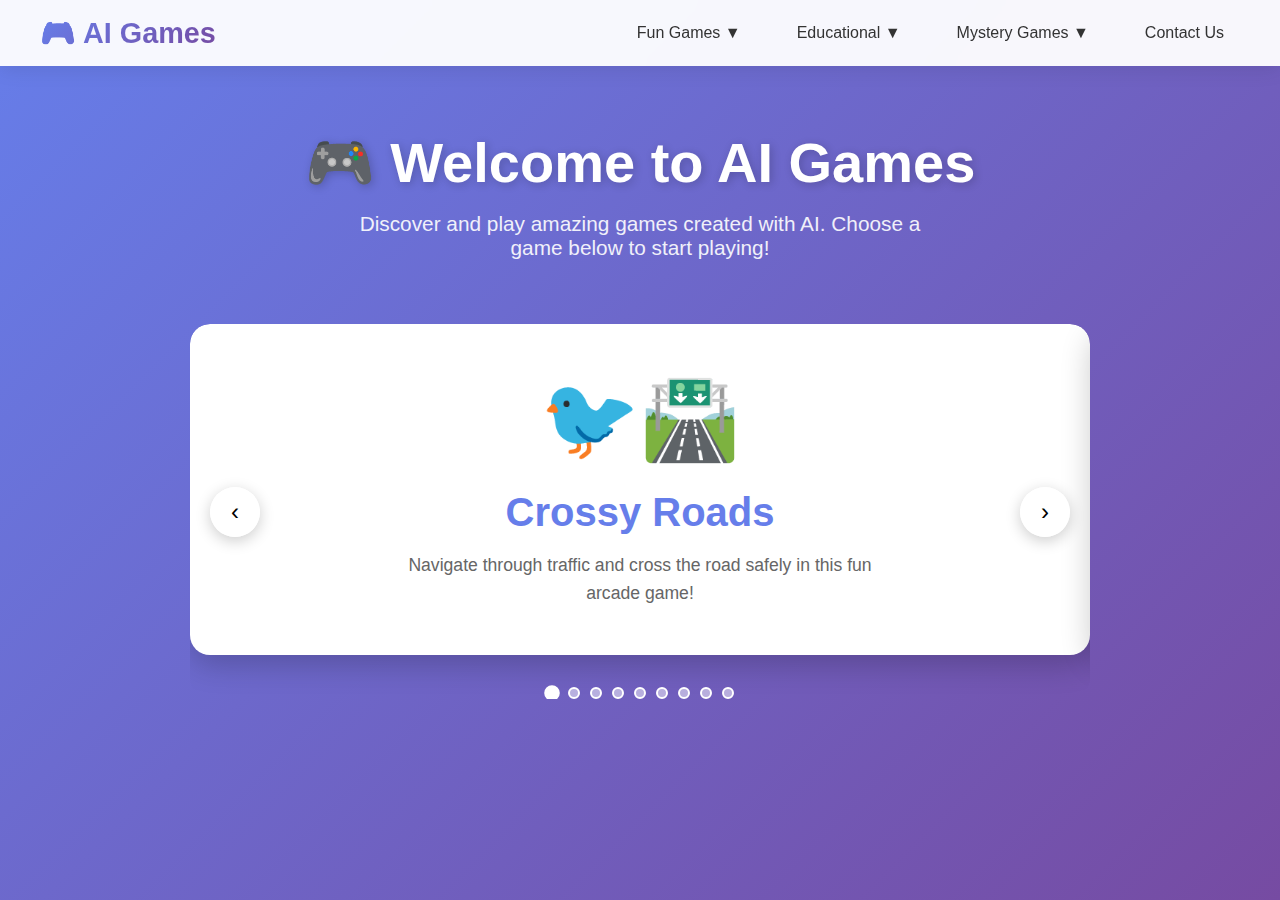
<file: index.html>
<!DOCTYPE html>
<html lang="en">
<head>
    <meta charset="UTF-8">
    <meta name="viewport" content="width=device-width, initial-scale=1.0">
    <title>AI Games - Play Fun Games</title>
    <style>
        * {
            margin: 0;
            padding: 0;
            box-sizing: border-box;
        }

        body {
            font-family: -apple-system, BlinkMacSystemFont, 'Segoe UI', Roboto, Oxygen, Ubuntu, Cantarell, sans-serif;
            background: linear-gradient(135deg, #667eea 0%, #764ba2 100%);
            min-height: 100vh;
            color: #333;
        }

        /* Navigation Bar */
        nav {
            background: rgba(255, 255, 255, 0.95);
            backdrop-filter: blur(10px);
            box-shadow: 0 2px 20px rgba(0, 0, 0, 0.1);
            padding: 1rem 2rem;
            position: sticky;
            top: 0;
            z-index: 1000;
        }

        .nav-container {
            max-width: 1200px;
            margin: 0 auto;
            display: flex;
            justify-content: space-between;
            align-items: center;
        }

        .logo {
            font-size: 1.8rem;
            font-weight: bold;
            background: linear-gradient(135deg, #667eea 0%, #764ba2 100%);
            -webkit-background-clip: text;
            -webkit-text-fill-color: transparent;
            background-clip: text;
        }

        .nav-links {
            display: flex;
            gap: 1.5rem;
            list-style: none;
            align-items: center;
        }

        .nav-links > li {
            position: relative;
        }

        .nav-links a {
            text-decoration: none;
            color: #333;
            font-weight: 500;
            padding: 0.5rem 1rem;
            border-radius: 8px;
            transition: all 0.3s ease;
            position: relative;
            display: block;
        }

        .nav-links a:hover {
            background: linear-gradient(135deg, #667eea 0%, #764ba2 100%);
            color: white;
            transform: translateY(-2px);
        }

        /* Dropdown Menu */
        .dropdown {
            position: relative;
        }

        .dropdown-content {
            display: none;
            position: absolute;
            top: 100%;
            left: 0;
            background: white;
            min-width: 200px;
            box-shadow: 0 8px 16px rgba(0, 0, 0, 0.2);
            border-radius: 8px;
            margin-top: 0.5rem;
            padding: 0.5rem 0;
            z-index: 1000;
        }

        .dropdown:hover .dropdown-content {
            display: block;
        }

        .dropdown-content a {
            padding: 0.75rem 1.5rem;
            display: block;
            color: #333;
            border-radius: 0;
        }

        .dropdown-content a:hover {
            background: linear-gradient(135deg, #667eea 0%, #764ba2 100%);
            color: white;
            transform: none;
        }

        /* Main Content */
        .container {
            max-width: 1200px;
            margin: 0 auto;
            padding: 4rem 2rem;
        }

        .hero {
            text-align: center;
            color: white;
            margin-bottom: 4rem;
        }

        .hero h1 {
            font-size: 3.5rem;
            margin-bottom: 1rem;
            text-shadow: 2px 2px 10px rgba(0, 0, 0, 0.2);
        }

        .hero p {
            font-size: 1.3rem;
            opacity: 0.9;
            max-width: 600px;
            margin: 0 auto;
        }

        /* Carousel Container */
        .carousel-container {
            position: relative;
            max-width: 900px;
            margin: 3rem auto;
            overflow: hidden;
            border-radius: 20px;
        }

        .carousel-wrapper {
            display: flex;
            transition: transform 0.5s ease-in-out;
        }

        .game-card {
            min-width: 100%;
            background: white;
            border-radius: 20px;
            padding: 3rem 2rem;
            text-align: center;
            box-shadow: 0 10px 30px rgba(0, 0, 0, 0.2);
            text-decoration: none;
            color: inherit;
            display: flex;
            flex-direction: column;
            align-items: center;
            justify-content: center;
            transition: transform 0.3s ease;
        }

        .game-card:hover {
            transform: scale(1.02);
        }

        .game-card h2 {
            font-size: 2.5rem;
            margin-bottom: 1rem;
            color: #667eea;
        }

        .game-card .game-emoji {
            font-size: 5rem;
            margin-bottom: 1.5rem;
        }

        .game-card p {
            color: #666;
            line-height: 1.6;
            font-size: 1.1rem;
            max-width: 500px;
        }

        /* Carousel Navigation */
        .carousel-nav {
            position: absolute;
            top: 50%;
            transform: translateY(-50%);
            background: rgba(255, 255, 255, 0.9);
            border: none;
            width: 50px;
            height: 50px;
            border-radius: 50%;
            cursor: pointer;
            font-size: 1.5rem;
            display: flex;
            align-items: center;
            justify-content: center;
            transition: all 0.3s ease;
            z-index: 10;
            box-shadow: 0 4px 15px rgba(0, 0, 0, 0.2);
        }

        .carousel-nav:hover {
            background: white;
            transform: translateY(-50%) scale(1.1);
            box-shadow: 0 6px 20px rgba(0, 0, 0, 0.3);
        }

        .carousel-nav.prev {
            left: 20px;
        }

        .carousel-nav.next {
            right: 20px;
        }

        /* Carousel Indicators */
        .carousel-indicators {
            display: flex;
            justify-content: center;
            gap: 10px;
            margin-top: 2rem;
        }

        .indicator {
            width: 12px;
            height: 12px;
            border-radius: 50%;
            background: rgba(255, 255, 255, 0.5);
            cursor: pointer;
            transition: all 0.3s ease;
            border: 2px solid white;
        }

        .indicator.active {
            background: white;
            transform: scale(1.3);
        }

        /* Mobile Menu Toggle */
        .menu-toggle {
            display: none;
            flex-direction: column;
            cursor: pointer;
            gap: 5px;
        }

        .menu-toggle span {
            width: 25px;
            height: 3px;
            background: #333;
            border-radius: 3px;
            transition: all 0.3s ease;
        }

        /* Responsive Design */
        @media (max-width: 768px) {
            .menu-toggle {
                display: flex;
            }

            .nav-links {
                position: fixed;
                top: 70px;
                left: 0;
                right: 0;
                background: rgba(255, 255, 255, 0.98);
                flex-direction: column;
                padding: 2rem;
                gap: 1rem;
                box-shadow: 0 5px 20px rgba(0, 0, 0, 0.1);
                transform: translateX(-100%);
                transition: transform 0.3s ease;
                max-height: calc(100vh - 70px);
                overflow-y: auto;
            }

            .nav-links.active {
                transform: translateX(0);
            }

            .dropdown-content {
                position: static;
                display: block;
                box-shadow: none;
                margin-top: 0.5rem;
                padding-left: 1rem;
                background: rgba(102, 126, 234, 0.1);
            }

            .dropdown-content a {
                padding: 0.5rem 1rem;
            }

            .hero h1 {
                font-size: 2.5rem;
            }

            .hero p {
                font-size: 1.1rem;
            }

            .carousel-container {
                margin: 2rem 1rem;
            }

            .game-card {
                padding: 2rem 1.5rem;
            }

            .game-card h2 {
                font-size: 2rem;
            }

            .game-card .game-emoji {
                font-size: 4rem;
            }

            .carousel-nav {
                width: 40px;
                height: 40px;
                font-size: 1.2rem;
            }

            .carousel-nav.prev {
                left: 10px;
            }

            .carousel-nav.next {
                right: 10px;
            }
        }
    </style>
</head>
<body>
    <!-- Navigation Bar -->
    <nav>
        <div class="nav-container">
            <a href="index.html" class="logo" style="text-decoration: none;">🎮 AI Games</a>
            <ul class="nav-links" id="navLinks">
                <li class="dropdown">
                    <a href="#">Fun Games ▼</a>
                    <div class="dropdown-content">
                        <a href="catgame/index.html">Cat Game</a>
                        <a href="catsanddogs/index.html">Cats and Dogs</a>
                        <a href="unicornandmermaid/index.html">Unicorn and Mermaid</a>
                        <a href="snake/index.html">Snake Game</a>
                        <a href="racing/index.html">Racing Game</a>
                        <a href="crossyroads/index.html">Crossy Roads</a>
                    </div>
                </li>
                <li class="dropdown">
                    <a href="#">Educational ▼</a>
                    <div class="dropdown-content">
                        <a href="drawinggame/index.html">Drawing Game</a>
                        <a href="tracing/index.html">Tracing</a>
                    </div>
                </li>
                <li class="dropdown">
                    <a href="#">Mystery Games ▼</a>
                    <div class="dropdown-content">
                        <a href="escaperoom/escape-room.html">Escape Room</a>
                    </div>
                </li>
                <li><a href="contact.html">Contact Us</a></li>
            </ul>
            <div class="menu-toggle" id="menuToggle">
                <span></span>
                <span></span>
                <span></span>
            </div>
        </div>
    </nav>

    <!-- Main Content -->
    <div class="container">
        <div class="hero">
            <h1>🎮 Welcome to AI Games</h1>
            <p>Discover and play amazing games created with AI. Choose a game below to start playing!</p>
        </div>

        <div class="carousel-container">
            <button class="carousel-nav prev" id="prevBtn">‹</button>
            <div class="carousel-wrapper" id="carouselWrapper">
                <a href="crossyroads/index.html" class="game-card">
                    <div class="game-emoji">🐦🛣️</div>
                    <h2>Crossy Roads</h2>
                    <p>Navigate through traffic and cross the road safely in this fun arcade game!</p>
                </a>

                <a href="catgame/index.html" class="game-card">
                    <div class="game-emoji">🐱</div>
                    <h2>Cat Game</h2>
                    <p>Run, jump, and dodge obstacles as a cute cat in this endless runner game!</p>
                </a>

                <a href="catsanddogs/index.html" class="game-card">
                    <div class="game-emoji">🐶🐱</div>
                    <h2>Cats and Dogs</h2>
                    <p>Play with adorable cats and dogs in this fun interactive game!</p>
                </a>

                <a href="unicornandmermaid/index.html" class="game-card">
                    <div class="game-emoji">🦄🧜</div>
                    <h2>Unicorn and Mermaid</h2>
                    <p>Enter a magical world with unicorns and mermaids!</p>
                </a>

                <a href="escaperoom/escape-room.html" class="game-card">
                    <div class="game-emoji">🚪🔓</div>
                    <h2>Escape Room</h2>
                    <p>Solve puzzles and escape the room in this challenging adventure!</p>
                </a>

                <a href="drawinggame/index.html" class="game-card">
                    <div class="game-emoji">🎨✏️</div>
                    <h2>Drawing Game</h2>
                    <p>Express your creativity and draw amazing artwork in this interactive drawing game!</p>
                </a>

                <a href="tracing/index.html" class="game-card">
                    <div class="game-emoji">✍️📝</div>
                    <h2>Tracing</h2>
                    <p>Practice your writing and drawing skills with fun tracing activities!</p>
                </a>

                <a href="snake/index.html" class="game-card">
                    <div class="game-emoji">🐍</div>
                    <h2>Snake Game</h2>
                    <p>Classic snake game! Eat food and grow longer while avoiding walls and yourself!</p>
                </a>

                <a href="racing/index.html" class="game-card">
                    <div class="game-emoji">🏎️</div>
                    <h2>Racing Game</h2>
                    <p>Speed through tracks and race to victory in this exciting racing game!</p>
                </a>
            </div>
            <button class="carousel-nav next" id="nextBtn">›</button>
            <div class="carousel-indicators" id="indicators"></div>
        </div>
    </div>

    <script>
        // Mobile menu toggle
        const menuToggle = document.getElementById('menuToggle');
        const navLinks = document.getElementById('navLinks');

        menuToggle.addEventListener('click', () => {
            navLinks.classList.toggle('active');
        });

        // Close menu when clicking on a link
        navLinks.addEventListener('click', (e) => {
            if (e.target.tagName === 'A') {
                navLinks.classList.remove('active');
            }
        });

        // Carousel functionality
        const carouselWrapper = document.getElementById('carouselWrapper');
        const prevBtn = document.getElementById('prevBtn');
        const nextBtn = document.getElementById('nextBtn');
        const indicators = document.getElementById('indicators');
        const gameCards = carouselWrapper.querySelectorAll('.game-card');
        
        let currentIndex = 0;
        let autoPlayInterval;

        // Create indicators
        gameCards.forEach((_, index) => {
            const indicator = document.createElement('div');
            indicator.className = 'indicator' + (index === 0 ? ' active' : '');
            indicator.addEventListener('click', () => goToSlide(index));
            indicators.appendChild(indicator);
        });

        function updateCarousel() {
            carouselWrapper.style.transform = `translateX(-${currentIndex * 100}%)`;
            
            // Update indicators
            const indicatorElements = indicators.querySelectorAll('.indicator');
            indicatorElements.forEach((ind, index) => {
                ind.classList.toggle('active', index === currentIndex);
            });
        }

        function nextSlide() {
            currentIndex = (currentIndex + 1) % gameCards.length;
            updateCarousel();
        }

        function prevSlide() {
            currentIndex = (currentIndex - 1 + gameCards.length) % gameCards.length;
            updateCarousel();
        }

        function goToSlide(index) {
            currentIndex = index;
            updateCarousel();
            resetAutoPlay();
        }

        function startAutoPlay() {
            autoPlayInterval = setInterval(nextSlide, 5000); // Change slide every 5 seconds
        }

        function resetAutoPlay() {
            clearInterval(autoPlayInterval);
            startAutoPlay();
        }

        // Event listeners
        nextBtn.addEventListener('click', () => {
            nextSlide();
            resetAutoPlay();
        });

        prevBtn.addEventListener('click', () => {
            prevSlide();
            resetAutoPlay();
        });

        // Touch/swipe support
        let touchStartX = 0;
        let touchEndX = 0;

        carouselWrapper.addEventListener('touchstart', (e) => {
            touchStartX = e.changedTouches[0].screenX;
        });

        carouselWrapper.addEventListener('touchend', (e) => {
            touchEndX = e.changedTouches[0].screenX;
            handleSwipe();
        });

        function handleSwipe() {
            const swipeThreshold = 50;
            const diff = touchStartX - touchEndX;
            
            if (Math.abs(diff) > swipeThreshold) {
                if (diff > 0) {
                    nextSlide();
                } else {
                    prevSlide();
                }
                resetAutoPlay();
            }
        }

        // Keyboard navigation
        document.addEventListener('keydown', (e) => {
            if (e.key === 'ArrowLeft') {
                prevSlide();
                resetAutoPlay();
            } else if (e.key === 'ArrowRight') {
                nextSlide();
                resetAutoPlay();
            }
        });

        // Start auto-play
        startAutoPlay();

        // Pause auto-play on hover
        const carouselContainer = document.querySelector('.carousel-container');
        carouselContainer.addEventListener('mouseenter', () => {
            clearInterval(autoPlayInterval);
        });

        carouselContainer.addEventListener('mouseleave', () => {
            startAutoPlay();
        });
    </script>
</body>
</html>
</file>
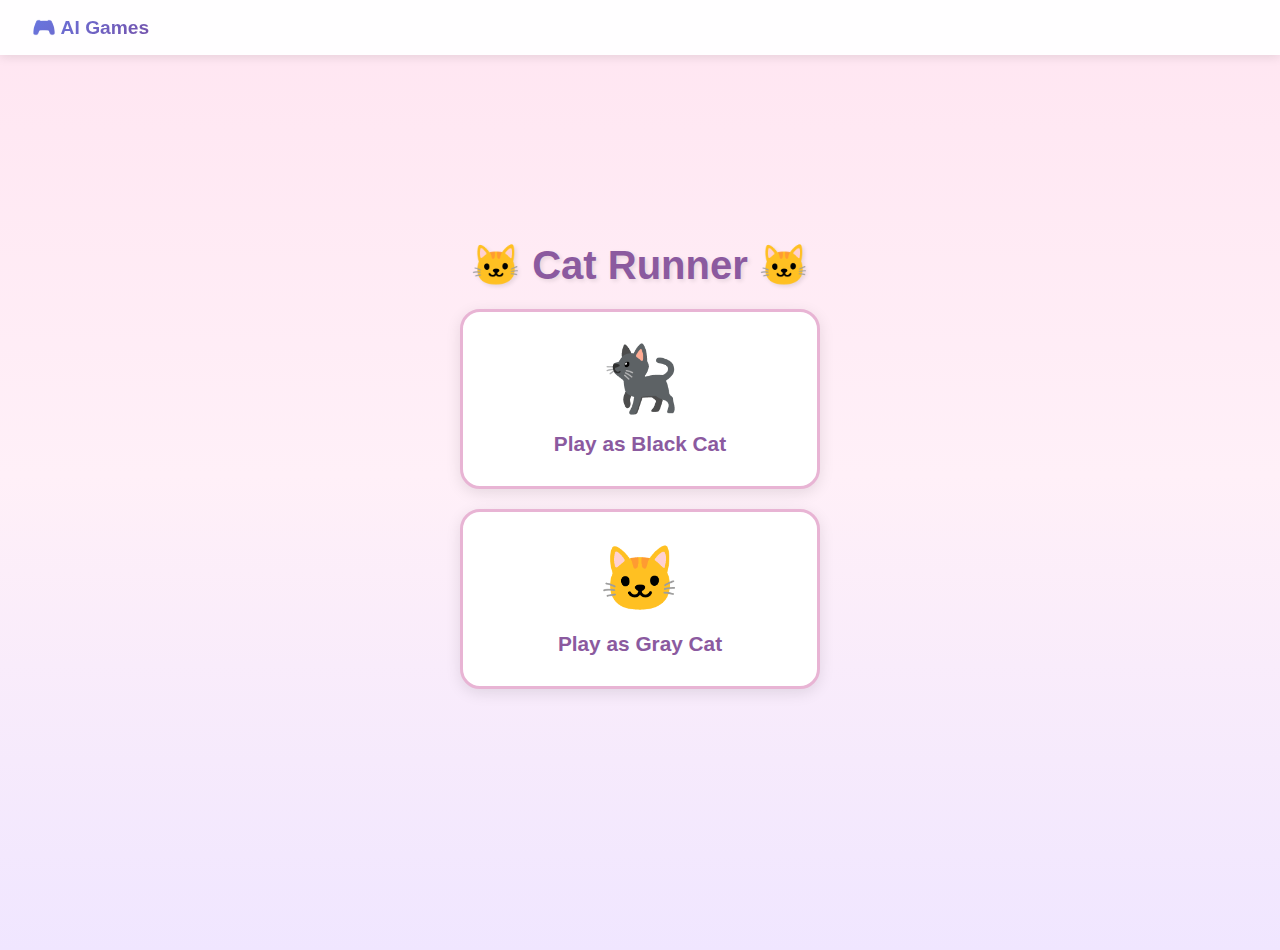
<file: catgame/index.html>
<!DOCTYPE html>
<html lang="en">
<head>
    <meta charset="UTF-8">
    <meta name="viewport" content="width=device-width, initial-scale=1.0, user-scalable=no">
    <title>Cat Runner - Endless Runner Game</title>
    <style>
        /* ========== CSS RESET & BASE STYLES ========== */
        * {
            margin: 0;
            padding: 0;
            box-sizing: border-box;
        }

        body {
            font-family: -apple-system, BlinkMacSystemFont, 'Segoe UI', Roboto, Oxygen, Ubuntu, Cantarell, sans-serif;
            overflow: hidden;
            height: 100vh;
            width: 100vw;
            background: linear-gradient(to bottom, #FFE5F1 0%, #FFF0F8 50%, #F0E6FF 100%);
            touch-action: none; /* Prevent scrolling on mobile */
            user-select: none; /* Prevent text selection during gameplay */
        }

        /* Navigation Bar */
        .game-nav {
            position: fixed;
            top: 0;
            left: 0;
            right: 0;
            background: rgba(255, 255, 255, 0.95);
            backdrop-filter: blur(10px);
            box-shadow: 0 2px 10px rgba(0, 0, 0, 0.1);
            padding: 0.5rem 1rem;
            z-index: 10000;
            display: flex;
            justify-content: space-between;
            align-items: center;
        }

        .game-nav a {
            text-decoration: none;
            color: #667eea;
            font-weight: 600;
            font-size: 1.2rem;
            padding: 0.5rem 1rem;
            border-radius: 8px;
            transition: all 0.3s ease;
        }

        .game-nav a:hover {
            background: rgba(102, 126, 234, 0.1);
        }

        .game-nav .logo {
            background: linear-gradient(135deg, #667eea 0%, #764ba2 100%);
            -webkit-background-clip: text;
            -webkit-text-fill-color: transparent;
            background-clip: text;
        }

        /* ========== GAME CONTAINER ========== */
        #gameContainer {
            position: relative;
            width: 100%;
            height: calc(100vh - 50px);
            margin-top: 50px;
            display: flex;
            flex-direction: column;
            align-items: center;
            justify-content: center;
        }

        /* ========== START SCREEN ========== */
        #startScreen {
            text-align: center;
            padding: 20px;
            max-width: 400px;
            width: 90%;
        }

        #startScreen h1 {
            font-size: 2.5rem;
            margin-bottom: 20px;
            color: #8B5A9F;
            text-shadow: 2px 2px 4px rgba(0,0,0,0.1);
        }

        .cat-option {
            background: white;
            border: 3px solid #E8B4D4;
            border-radius: 20px;
            padding: 30px;
            margin: 20px 0;
            cursor: pointer;
            transition: all 0.3s ease;
            box-shadow: 0 4px 15px rgba(0,0,0,0.1);
        }

        .cat-option:hover, .cat-option:active {
            transform: scale(1.05);
            border-color: #8B5A9F;
            box-shadow: 0 6px 20px rgba(139, 90, 159, 0.3);
        }

        .cat-option .cat-emoji {
            font-size: 4rem;
            display: block;
            margin-bottom: 15px;
        }

        .cat-option .cat-name {
            font-size: 1.3rem;
            font-weight: bold;
            color: #8B5A9F;
        }

        /* ========== GAME SCREEN ========== */
        #gameScreen {
            display: none;
            width: 100%;
            height: 100vh;
            position: relative;
            overflow: hidden;
        }

        /* Score Display */
        #score {
            position: absolute;
            top: 20px;
            left: 50%;
            transform: translateX(-50%);
            font-size: 2rem;
            font-weight: bold;
            color: #8B5A9F;
            z-index: 100;
            text-shadow: 2px 2px 4px rgba(255,255,255,0.8);
            display: flex;
            align-items: center;
            gap: 10px;
        }

        .score-stars {
            color: #FFD700;
            font-size: 1.8rem;
            text-shadow: 2px 2px 4px rgba(0,0,0,0.3);
        }

        /* Game World */
        #gameWorld {
            position: relative;
            width: 100%;
            height: 100%;
            background: linear-gradient(to bottom, #FFE5F1 0%, #FFF0F8 70%, #F0E6FF 100%);
        }

        /* Ground */
        #ground {
            position: absolute;
            bottom: 0;
            left: 0;
            width: 200%;
            height: 80px;
            background: linear-gradient(to top, #9B7FB8 0%, #B5A0D0 100%);
            border-top: 3px solid #8B5A9F;
        }

        /* Ground Pattern (simple texture) */
        #ground::before {
            content: '';
            position: absolute;
            top: 0;
            left: 0;
            width: 100%;
            height: 100%;
            background: repeating-linear-gradient(
                90deg,
                transparent,
                transparent 50px,
                rgba(139, 90, 159, 0.1) 50px,
                rgba(139, 90, 159, 0.1) 51px
            );
        }

        /* Cat Container */
        #cat {
            position: absolute;
            left: 20%;
            bottom: 80px;
            width: 60px;
            height: 60px;
            z-index: 50;
            transition: left 0s; /* Remove transition for instant movement */
        }

        /* Cat Body */
        .cat-body {
            width: 50px;
            height: 40px;
            background: var(--cat-color, #333);
            border-radius: 50% 50% 40% 40%;
            position: absolute;
            top: 0;
            left: 5px;
            transition: transform 0.1s ease-out;
        }

        /* Cat Head */
        .cat-head {
            width: 35px;
            height: 35px;
            background: var(--cat-color, #333);
            border-radius: 50%;
            position: absolute;
            top: -10px;
            left: 7px;
        }

        /* Cat Ears */
        .cat-head::before,
        .cat-head::after {
            content: '';
            position: absolute;
            width: 0;
            height: 0;
            border-left: 8px solid transparent;
            border-right: 8px solid transparent;
            border-bottom: 12px solid var(--cat-color, #333);
            top: -5px;
        }

        .cat-head::before {
            left: 5px;
        }

        .cat-head::after {
            right: 5px;
        }

        /* Cat Eyes */
        .cat-eyes {
            position: absolute;
            top: 12px;
            left: 50%;
            transform: translateX(-50%);
            width: 20px;
            height: 8px;
            display: flex;
            justify-content: space-between;
        }

        .cat-eye {
            width: 6px;
            height: 8px;
            background: #FFD700;
            border-radius: 50%;
            position: relative;
        }

        .cat-eye::after {
            content: '';
            position: absolute;
            width: 3px;
            height: 3px;
            background: #000;
            border-radius: 50%;
            top: 2px;
            left: 1.5px;
        }

        /* Cat Nose */
        .cat-nose {
            position: absolute;
            top: 20px;
            left: 50%;
            transform: translateX(-50%);
            width: 0;
            height: 0;
            border-left: 3px solid transparent;
            border-right: 3px solid transparent;
            border-top: 4px solid #FFB6C1;
        }

        /* Cat Legs */
        .cat-legs {
            position: absolute;
            bottom: 0;
            left: 0;
            width: 60px;
            height: 20px;
            display: flex;
            justify-content: space-between;
            padding: 0 8px;
        }

        .cat-leg {
            width: 10px;
            height: 18px;
            background: var(--cat-color, #333);
            border-radius: 5px 5px 0 0;
        }

        /* Cat Tail */
        .cat-tail {
            position: absolute;
            bottom: 20px;
            right: -8px;
            width: 12px;
            height: 25px;
            background: var(--cat-color, #333);
            border-radius: 0 0 12px 0;
            transform-origin: top center;
        }

        /* Cat jumping animation */
        .cat-jumping .cat-body {
            transform: rotate(-10deg);
        }

        /* Obstacle */
        .obstacle {
            position: absolute;
            bottom: 80px;
            width: 40px;
            height: 60px;
            background: #FF6B9D;
            border-radius: 10px 10px 0 0;
            z-index: 40;
            box-shadow: 0 2px 10px rgba(0,0,0,0.2);
        }

        /* Obstacle decoration (simple design) */
        .obstacle::before {
            content: '⬆';
            position: absolute;
            top: 50%;
            left: 50%;
            transform: translate(-50%, -50%);
            font-size: 1.5rem;
            color: white;
        }

        /* ========== GAME OVER SCREEN ========== */
        #gameOverScreen {
            display: none;
            text-align: center;
            padding: 20px;
            max-width: 400px;
            width: 90%;
        }

        #gameOverScreen h2 {
            font-size: 2.5rem;
            margin-bottom: 20px;
            color: #8B5A9F;
        }

        #finalScore {
            font-size: 2rem;
            margin: 20px 0;
            color: #FF6B9D;
            font-weight: bold;
        }

        .btn {
            background: #8B5A9F;
            color: white;
            border: none;
            padding: 15px 40px;
            font-size: 1.2rem;
            border-radius: 25px;
            cursor: pointer;
            margin: 10px;
            transition: all 0.3s ease;
            box-shadow: 0 4px 15px rgba(0,0,0,0.2);
        }

        .btn:hover, .btn:active {
            background: #6B4580;
            transform: scale(1.05);
        }

        /* ========== THEME VARIATIONS ========== */
        /* Black cat theme */
        body.black-cat-theme {
            background: linear-gradient(to bottom, #E8E0F0 0%, #F5F0FF 50%, #E0D6F0 100%);
        }

        /* White cat theme */
        body.white-cat-theme {
            background: linear-gradient(to bottom, #FFF5F0 0%, #FFFBF5 50%, #F5F0FF 100%);
        }

        /* ========== MOBILE RESPONSIVE ========== */
        @media (max-width: 480px) {
            #startScreen h1 {
                font-size: 2rem;
            }

            .cat-option {
                padding: 20px;
            }

            .cat-option .cat-emoji {
                font-size: 3rem;
            }

            #score {
                font-size: 1.5rem;
                gap: 8px;
            }

            .score-stars {
                font-size: 1.3rem;
            }

            #cat {
                width: 50px;
                height: 50px;
            }

            .cat-body {
                width: 40px;
                height: 32px;
            }

            .cat-head {
                width: 28px;
                height: 28px;
            }

            .obstacle {
                width: 30px;
                height: 45px;
            }
        }
    </style>
</head>
<body id="body">
    <!-- Navigation Bar -->
    <nav class="game-nav">
        <a href="../index.html" class="logo">🎮 AI Games</a>
    </nav>
    
    <!-- ========== START SCREEN ========== -->
    <div id="gameContainer" style="margin-top: 50px;">
        <div id="startScreen">
            <h1>🐱 Cat Runner 🐱</h1>
            <div class="cat-option" id="blackCatOption">
                <span class="cat-emoji">🐈‍⬛</span>
                <div class="cat-name">Play as Black Cat</div>
            </div>
            <div class="cat-option" id="whiteCatOption">
                <span class="cat-emoji">🐱</span>
                <div class="cat-name">Play as Gray Cat</div>
            </div>
        </div>

        <!-- ========== GAME SCREEN ========== -->
        <div id="gameScreen">
            <div id="score">
                <span>Score: <span id="scoreValue">0</span></span>
                <span class="score-stars" id="scoreStars">⭐</span>
            </div>
            <div id="gameWorld">
                <div id="ground"></div>
                <div id="cat">
                    <div class="cat-body">
                        <div class="cat-head">
                            <div class="cat-eyes">
                                <div class="cat-eye"></div>
                                <div class="cat-eye"></div>
                            </div>
                            <div class="cat-nose"></div>
                        </div>
                        <div class="cat-tail"></div>
                    </div>
                    <div class="cat-legs">
                        <div class="cat-leg"></div>
                        <div class="cat-leg"></div>
                        <div class="cat-leg"></div>
                        <div class="cat-leg"></div>
                    </div>
                </div>
            </div>
        </div>

        <!-- ========== GAME OVER SCREEN ========== -->
        <div id="gameOverScreen">
            <h2>Game Over! 😿</h2>
            <div id="finalScore">Score: 0</div>
            <button class="btn" id="restartBtn">Play Again</button>
        </div>
    </div>

    <script>
        // ========== GAME STATE ==========
        let gameState = 'start'; // 'start', 'playing', 'gameover'
        let selectedCat = ''; // 'black' or 'white'
        let score = 0;
        let gameSpeed = 2; // Base speed
        let gameSpeedMultiplier = 1; // Increases over time
        let lastTime = 0;
        let animationId = null;

        // ========== CAT PROPERTIES ==========
        let catY = 0; // Height above ground (0 = on ground, positive = above ground)
        let catX = 0; // Horizontal position (in pixels from left, will be initialized)
        let catVelocity = 0; // Vertical velocity
        let isJumping = false;
        const gravity = -0.8; // Negative gravity (pulls down, reducing height)
        const jumpPower = 22; // Positive jump power (increases height) - enough to easily clear 60px obstacles
        const groundY = 0; // Ground is at y=0
        const catHorizontalSpeed = 5; // Pixels per frame for horizontal movement
        let moveLeft = false;
        let moveRight = false;

        // ========== OBSTACLE SYSTEM ==========
        let obstacles = [];
        let obstacleSpawnTimer = 0;
        const obstacleSpawnInterval = 120; // Frames between obstacles

        // ========== GROUND SCROLLING ==========
        let groundOffset = 0;

        // ========== DOM ELEMENTS ==========
        const startScreen = document.getElementById('startScreen');
        const gameScreen = document.getElementById('gameScreen');
        const gameOverScreen = document.getElementById('gameOverScreen');
        const scoreDisplay = document.getElementById('score');
        const scoreValueDisplay = document.getElementById('scoreValue');
        const scoreStarsDisplay = document.getElementById('scoreStars');
        const finalScoreDisplay = document.getElementById('finalScore');
        const catElement = document.getElementById('cat');
        const groundElement = document.getElementById('ground');
        const gameWorld = document.getElementById('gameWorld');
        const body = document.getElementById('body');
        const restartBtn = document.getElementById('restartBtn');

        // ========== CAT SELECTION ==========
        document.getElementById('blackCatOption').addEventListener('click', () => {
            selectedCat = 'black';
            startGame();
        });

        document.getElementById('whiteCatOption').addEventListener('click', () => {
            selectedCat = 'white';
            startGame();
        });

        // ========== START GAME ==========
        function startGame() {
            // Hide start screen, show game screen
            startScreen.style.display = 'none';
            gameOverScreen.style.display = 'none';
            gameScreen.style.display = 'block';

            // Set cat color based on selection
            if (selectedCat === 'black') {
                catElement.style.setProperty('--cat-color', '#2C2C2C');
                body.className = 'black-cat-theme';
            } else {
                catElement.style.setProperty('--cat-color', '#808080');
                body.className = 'white-cat-theme';
            }

            // Reset game state
            gameState = 'playing';
            score = 0;
            gameSpeed = 2;
            gameSpeedMultiplier = 1;
            catY = 0;
            catX = window.innerWidth * 0.2; // Initialize at 20% of screen width
            catVelocity = 0;
            isJumping = false;
            moveLeft = false;
            moveRight = false;
            obstacles = [];
            obstacleSpawnTimer = 0;
            groundOffset = 0;
            lastTime = performance.now();

            // Update score display
            updateScore();

            // Start game loop
            if (animationId) {
                cancelAnimationFrame(animationId);
            }
            gameLoop();
        }

        // ========== GAME LOOP ==========
        function gameLoop(currentTime) {
            if (gameState !== 'playing') return;

            const deltaTime = currentTime - lastTime;
            lastTime = currentTime;

            // Gradually increase game speed
            gameSpeedMultiplier += 0.0001;
            const currentSpeed = gameSpeed * gameSpeedMultiplier;

            // ========== CAT PHYSICS ==========
            // Apply gravity
            catVelocity += gravity;
            catY += catVelocity;

            // Ground collision (catY represents height above ground, 0 = on ground)
            if (catY < groundY) {
                catY = groundY;
                catVelocity = 0;
                isJumping = false;
                catElement.classList.remove('cat-jumping');
            }

            // ========== HORIZONTAL MOVEMENT ==========
            // Handle horizontal movement with arrow keys
            if (moveLeft) {
                catX -= catHorizontalSpeed;
            }
            if (moveRight) {
                catX += catHorizontalSpeed;
            }

            // Keep cat within screen bounds
            const catWidth = 60;
            const minX = 0;
            const maxX = window.innerWidth - catWidth;
            catX = Math.max(minX, Math.min(maxX, catX));

            // Update cat position
            catElement.style.left = catX + 'px';
            // translateY with negative values moves UP, positive moves DOWN
            // catY is positive when above ground, so we negate it to move up
            catElement.style.transform = `translateY(${-catY}px)`;

            // ========== OBSTACLE SYSTEM ==========
            // Spawn obstacles
            obstacleSpawnTimer++;
            if (obstacleSpawnTimer >= obstacleSpawnInterval / gameSpeedMultiplier) {
                spawnObstacle();
                obstacleSpawnTimer = 0;
            }

            // Update and remove obstacles
            obstacles.forEach((obstacle, index) => {
                obstacle.x -= currentSpeed;
                obstacle.element.style.left = obstacle.x + 'px';

                // ========== COLLISION DETECTION (Check first to avoid scoring on collision) ==========
                // Use getBoundingClientRect to get actual rendered positions
                const catRect = catElement.getBoundingClientRect();
                const obstacleElementRect = obstacle.element.getBoundingClientRect();

                // Check if rectangles overlap
                // Horizontal overlap: cat's left < obstacle's right AND cat's right > obstacle's left
                // Vertical overlap: cat's bottom > obstacle's top AND cat's top < obstacle's bottom
                const horizontalOverlap = catRect.left < obstacleElementRect.right && catRect.right > obstacleElementRect.left;
                const verticalOverlap = catRect.bottom > obstacleElementRect.top && catRect.top < obstacleElementRect.bottom;
                const isColliding = horizontalOverlap && verticalOverlap;

                if (isColliding) {
                    gameOver();
                    return;
                }

                // ========== SCORE POINTS WHEN JUMPING OVER OBSTACLE ==========
                // Give 10 points when obstacle passes behind the cat (if not already scored)
                // Score when obstacle's right edge passes the cat's left edge
                const catRightEdge = catX + 60; // Cat current X position + cat width
                if (!obstacle.scored && obstacle.x + obstacle.width < catX) {
                    // Obstacle's right edge has passed the cat's left edge - obstacle is behind
                    obstacle.scored = true;
                    score += 10;
                    updateScore();
                }

                // Remove obstacles that are off screen
                if (obstacle.x < -100) {
                    obstacle.element.remove();
                    obstacles.splice(index, 1);
                }
            });

            // Update ground scroll (seamless looping)
            groundOffset -= currentSpeed;
            // Reset when scrolled one full screen width (since ground is 200% width)
            if (groundOffset <= -window.innerWidth) {
                groundOffset += window.innerWidth;
            }
            groundElement.style.transform = `translateX(${groundOffset}px)`;

            // Continue game loop
            animationId = requestAnimationFrame(gameLoop);
        }

        // ========== SPAWN OBSTACLE ==========
        function spawnObstacle() {
            const obstacle = document.createElement('div');
            obstacle.className = 'obstacle';
            obstacle.style.left = window.innerWidth + 'px';
            gameWorld.appendChild(obstacle);

            const obstacleData = {
                element: obstacle,
                x: window.innerWidth,
                y: window.innerHeight - 80 - 60, // Above ground
                width: 40,
                height: 60,
                scored: false // Track if player has scored points from this obstacle
            };

            obstacles.push(obstacleData);
        }

        // ========== JUMP ==========
        function jump() {
            if (gameState !== 'playing') return;
            // Only allow jump when on ground (catY is 0 or very close to ground)
            if (catY > 2) return; // Prevent jumping while already in air

            isJumping = true;
            catVelocity = jumpPower;
            catElement.classList.add('cat-jumping');

            // Play jump sound
            playJumpSound();
        }

        // ========== JUMP SOUND (Web Audio API) ==========
        function playJumpSound() {
            try {
                const audioContext = new (window.AudioContext || window.webkitAudioContext)();
                const oscillator = audioContext.createOscillator();
                const gainNode = audioContext.createGain();

                oscillator.connect(gainNode);
                gainNode.connect(audioContext.destination);

                // Different frequencies for different cats
                if (selectedCat === 'black') {
                    oscillator.frequency.value = 400; // Lower pitch for black cat
                } else {
                    oscillator.frequency.value = 500; // Higher pitch for gray cat
                }

                oscillator.type = 'sine';
                gainNode.gain.setValueAtTime(0.1, audioContext.currentTime);
                gainNode.gain.exponentialRampToValueAtTime(0.01, audioContext.currentTime + 0.1);

                oscillator.start(audioContext.currentTime);
                oscillator.stop(audioContext.currentTime + 0.1);
            } catch (e) {
                // Sound creation failed, continue without sound
                console.log('Sound not available');
            }
        }

        // ========== CONTROLS ==========
        // Click/Tap to jump
        gameScreen.addEventListener('click', jump);
        gameScreen.addEventListener('touchstart', (e) => {
            e.preventDefault();
            jump();
        });

        // Keyboard support (spacebar for jump, arrow keys for horizontal movement)
        document.addEventListener('keydown', (e) => {
            if (gameState !== 'playing') return;
            
            if (e.code === 'Space') {
                e.preventDefault();
                jump();
            } else if (e.code === 'ArrowLeft') {
                e.preventDefault();
                moveLeft = true;
            } else if (e.code === 'ArrowRight') {
                e.preventDefault();
                moveRight = true;
            }
        });

        document.addEventListener('keyup', (e) => {
            if (gameState !== 'playing') return;
            
            if (e.code === 'ArrowLeft') {
                moveLeft = false;
            } else if (e.code === 'ArrowRight') {
                moveRight = false;
            }
        });

        // ========== UPDATE SCORE ==========
        function updateScore() {
            const currentScore = Math.floor(score);
            scoreValueDisplay.textContent = currentScore;
            
            // Show stars based on score (1 star per 50 points, max 5 stars)
            const starCount = Math.min(Math.floor(currentScore / 50), 5);
            scoreStarsDisplay.textContent = '⭐'.repeat(starCount || 1); // Always show at least 1 star
        }

        // ========== GAME OVER ==========
        function gameOver() {
            gameState = 'gameover';
            if (animationId) {
                cancelAnimationFrame(animationId);
            }

            // Hide game screen, show game over screen
            gameScreen.style.display = 'none';
            gameOverScreen.style.display = 'block';
            finalScoreDisplay.textContent = `Final Score: ${Math.floor(score)}`;
        }

        // ========== RESTART ==========
        restartBtn.addEventListener('click', () => {
            // Clear all obstacles
            obstacles.forEach(obstacle => obstacle.element.remove());
            obstacles = [];

            // Return to start screen
            gameOverScreen.style.display = 'none';
            startScreen.style.display = 'block';
            body.className = '';
        });

        // ========== PREVENT SCROLLING ON MOBILE ==========
        document.addEventListener('touchmove', (e) => {
            if (gameState === 'playing') {
                e.preventDefault();
            }
        }, { passive: false });
    </script>
</body>
</html>
</file>
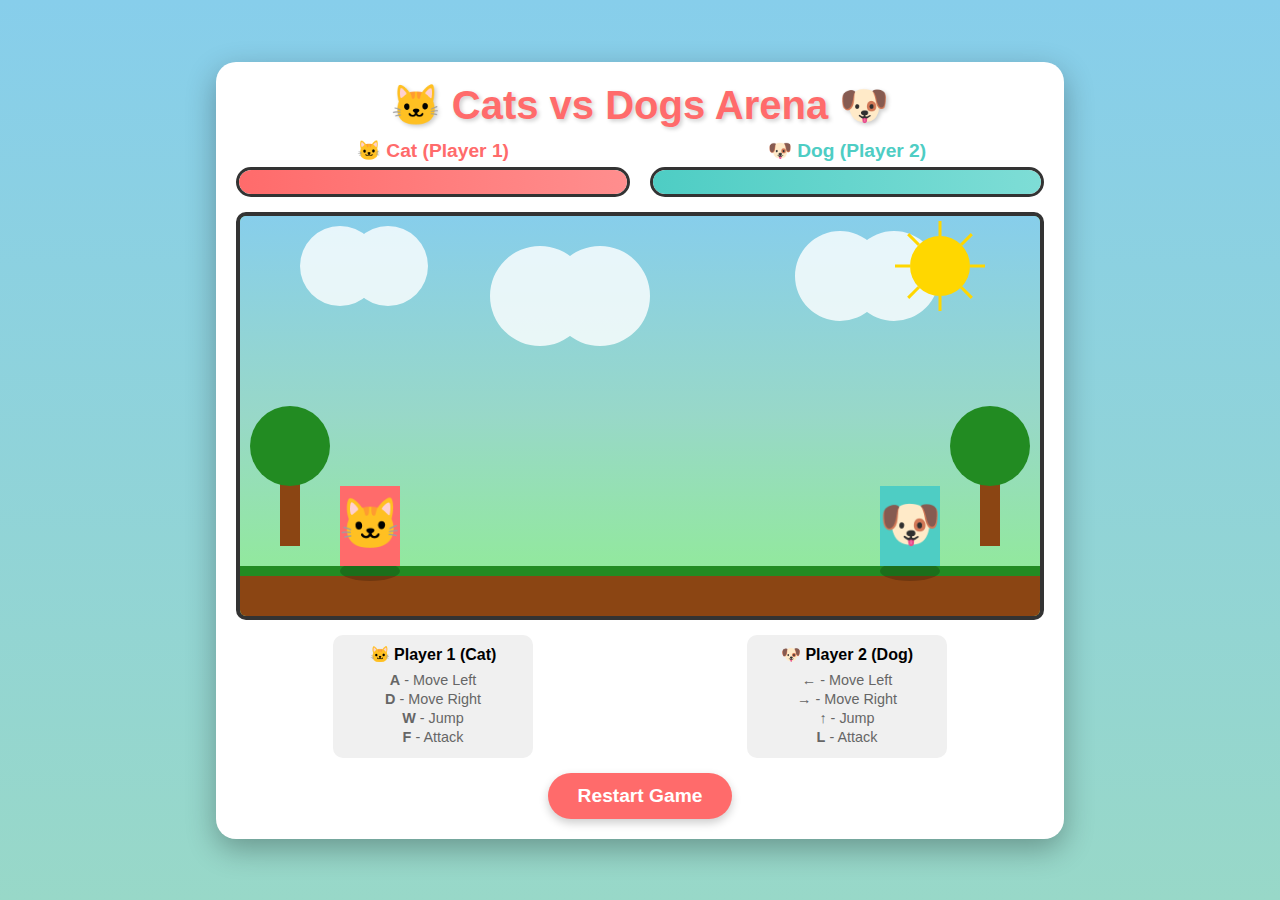
<file: catsanddogs/index.html>
<!DOCTYPE html>
<html lang="en">
<head>
    <meta charset="UTF-8">
    <meta name="viewport" content="width=device-width, initial-scale=1.0">
    <title>Cats vs Dogs Arena</title>
    <style>
        * {
            margin: 0;
            padding: 0;
            box-sizing: border-box;
        }

        body {
            font-family: 'Comic Sans MS', cursive, sans-serif;
            display: flex;
            justify-content: center;
            align-items: center;
            min-height: 100vh;
            background: linear-gradient(to bottom, #87CEEB 0%, #98D8C8 100%);
            padding: 20px;
        }

        .game-container {
            background: white;
            border-radius: 20px;
            padding: 20px;
            box-shadow: 0 10px 30px rgba(0, 0, 0, 0.3);
            text-align: center;
        }

        h1 {
            color: #FF6B6B;
            margin-bottom: 10px;
            font-size: 2.5em;
            text-shadow: 2px 2px 4px rgba(0, 0, 0, 0.2);
        }

        .health-container {
            display: flex;
            justify-content: space-between;
            margin-bottom: 15px;
            gap: 20px;
        }

        .health-bar-wrapper {
            flex: 1;
        }

        .player-label {
            font-size: 1.2em;
            font-weight: bold;
            margin-bottom: 5px;
        }

        .player1-label {
            color: #FF6B6B;
        }

        .player2-label {
            color: #4ECDC4;
        }

        .health-bar {
            width: 100%;
            height: 30px;
            background: #e0e0e0;
            border-radius: 15px;
            overflow: hidden;
            border: 3px solid #333;
        }

        .health-fill {
            height: 100%;
            transition: width 0.3s ease;
            border-radius: 15px;
        }

        .player1-health {
            background: linear-gradient(to right, #FF6B6B, #FF8E8E);
        }

        .player2-health {
            background: linear-gradient(to right, #4ECDC4, #7EDDD6);
        }

        .health-text {
            position: absolute;
            width: 100%;
            text-align: center;
            line-height: 30px;
            font-weight: bold;
            color: #333;
        }

        #gameCanvas {
            border: 4px solid #333;
            border-radius: 10px;
            background: linear-gradient(to bottom, #90EE90 0%, #87CEEB 50%, #90EE90 100%);
            display: block;
            margin: 0 auto;
        }

        .controls {
            margin-top: 15px;
            display: flex;
            justify-content: space-around;
            flex-wrap: wrap;
            gap: 20px;
        }

        .control-group {
            background: #f0f0f0;
            padding: 10px;
            border-radius: 10px;
            min-width: 200px;
        }

        .control-group h3 {
            margin-bottom: 8px;
            font-size: 1em;
        }

        .control-group p {
            font-size: 0.9em;
            color: #666;
            margin: 3px 0;
        }

        .winner-message {
            position: absolute;
            top: 50%;
            left: 50%;
            transform: translate(-50%, -50%);
            background: rgba(255, 255, 255, 0.95);
            padding: 30px 50px;
            border-radius: 20px;
            font-size: 3em;
            font-weight: bold;
            box-shadow: 0 10px 40px rgba(0, 0, 0, 0.5);
            z-index: 1000;
            display: none;
        }

        .restart-btn {
            margin-top: 15px;
            padding: 12px 30px;
            font-size: 1.2em;
            background: #FF6B6B;
            color: white;
            border: none;
            border-radius: 25px;
            cursor: pointer;
            font-family: 'Comic Sans MS', cursive, sans-serif;
            font-weight: bold;
            box-shadow: 0 4px 10px rgba(0, 0, 0, 0.2);
            transition: transform 0.2s, box-shadow 0.2s;
        }

        .restart-btn:hover {
            transform: translateY(-2px);
            box-shadow: 0 6px 15px rgba(0, 0, 0, 0.3);
        }

        .restart-btn:active {
            transform: translateY(0);
        }

        .relative {
            position: relative;
        }
    </style>
</head>
<body>
    <div class="game-container">
        <h1>🐱 Cats vs Dogs Arena 🐶</h1>
        
        <div class="health-container">
            <div class="health-bar-wrapper">
                <div class="player-label player1-label">🐱 Cat (Player 1)</div>
                <div class="health-bar relative">
                    <div class="health-fill player1-health" id="player1Health" style="width: 100%;"></div>
                    <div class="health-text" id="player1HealthText">100 HP</div>
                </div>
            </div>
            <div class="health-bar-wrapper">
                <div class="player-label player2-label">🐶 Dog (Player 2)</div>
                <div class="health-bar relative">
                    <div class="health-fill player2-health" id="player2Health" style="width: 100%;"></div>
                    <div class="health-text" id="player2HealthText">100 HP</div>
                </div>
            </div>
        </div>

        <div class="relative">
            <canvas id="gameCanvas" width="800" height="400"></canvas>
            <div class="winner-message" id="winnerMessage"></div>
        </div>

        <div class="controls">
            <div class="control-group">
                <h3>🐱 Player 1 (Cat)</h3>
                <p><strong>A</strong> - Move Left</p>
                <p><strong>D</strong> - Move Right</p>
                <p><strong>W</strong> - Jump</p>
                <p><strong>F</strong> - Attack</p>
            </div>
            <div class="control-group">
                <h3>🐶 Player 2 (Dog)</h3>
                <p><strong>←</strong> - Move Left</p>
                <p><strong>→</strong> - Move Right</p>
                <p><strong>↑</strong> - Jump</p>
                <p><strong>L</strong> - Attack</p>
            </div>
        </div>

        <button class="restart-btn" id="restartBtn">Restart Game</button>
    </div>

    <script>
        // ============================================
        // GAME SETUP AND VARIABLES
        // ============================================
        
        const canvas = document.getElementById('gameCanvas');
        const ctx = canvas.getContext('2d');
        
        // Game state
        let gameOver = false;
        let winner = null;
        
        // Ground level (where players stand)
        const GROUND_Y = canvas.height - 50;
        const GRAVITY = 0.8;
        const JUMP_STRENGTH = -15;
        const MOVE_SPEED = 5;
        const ATTACK_DAMAGE = 10;
        const ATTACK_COOLDOWN = 500; // milliseconds
        
        // ============================================
        // PLAYER CLASS
        // ============================================
        
        class Player {
            constructor(x, y, color, emoji, name) {
                this.x = x;
                this.y = y;
                this.width = 60;
                this.height = 80;
                this.color = color;
                this.emoji = emoji;
                this.name = name;
                
                // Physics
                this.velocityX = 0;
                this.velocityY = 0;
                this.onGround = false;
                
                // Combat
                this.health = 100;
                this.maxHealth = 100;
                this.isAttacking = false;
                this.attackCooldown = 0;
                this.attackDirection = 1; // 1 = facing right, -1 = facing left
                
                // Animation
                this.attackTimer = 0;
            }
            
            // Update player position and physics
            update() {
                // Apply gravity
                if (!this.onGround) {
                    this.velocityY += GRAVITY;
                }
                
                // Update position
                this.x += this.velocityX;
                this.y += this.velocityY;
                
                // Ground collision
                if (this.y + this.height >= GROUND_Y) {
                    this.y = GROUND_Y - this.height;
                    this.velocityY = 0;
                    this.onGround = true;
                } else {
                    this.onGround = false;
                }
                
                // Screen boundaries
                if (this.x < 0) {
                    this.x = 0;
                }
                if (this.x + this.width > canvas.width) {
                    this.x = canvas.width - this.width;
                }
                
                // Update attack cooldown
                if (this.attackCooldown > 0) {
                    this.attackCooldown -= 16; // ~60fps
                }
                
                // Update attack animation
                if (this.isAttacking) {
                    this.attackTimer += 16;
                    if (this.attackTimer > 300) { // Attack animation lasts 300ms
                        this.isAttacking = false;
                        this.attackTimer = 0;
                    }
                }
                
                // Apply friction
                this.velocityX *= 0.8;
            }
            
            // Move left
            moveLeft() {
                this.velocityX = -MOVE_SPEED;
                this.attackDirection = -1;
            }
            
            // Move right
            moveRight() {
                this.velocityX = MOVE_SPEED;
                this.attackDirection = 1;
            }
            
            // Jump
            jump() {
                if (this.onGround) {
                    this.velocityY = JUMP_STRENGTH;
                    this.onGround = false;
                }
            }
            
            // Attack
            attack() {
                if (this.attackCooldown <= 0 && !this.isAttacking) {
                    this.isAttacking = true;
                    this.attackTimer = 0;
                    this.attackCooldown = ATTACK_COOLDOWN;
                }
            }
            
            // Take damage
            takeDamage(amount) {
                this.health -= amount;
                if (this.health < 0) {
                    this.health = 0;
                }
            }
            
            // Check if player is alive
            isAlive() {
                return this.health > 0;
            }
            
            // Get attack hitbox (area where attack can hit)
            getAttackHitbox() {
                if (!this.isAttacking) return null;
                
                const attackWidth = 40;
                const attackHeight = 30;
                const attackX = this.attackDirection === 1 
                    ? this.x + this.width 
                    : this.x - attackWidth;
                const attackY = this.y + this.height / 2 - attackHeight / 2;
                
                return {
                    x: attackX,
                    y: attackY,
                    width: attackWidth,
                    height: attackHeight
                };
            }
            
            // Draw the player
            draw() {
                // Draw shadow
                ctx.fillStyle = 'rgba(0, 0, 0, 0.2)';
                ctx.beginPath();
                ctx.ellipse(
                    this.x + this.width / 2,
                    GROUND_Y + 5,
                    this.width / 2,
                    10,
                    0, 0, Math.PI * 2
                );
                ctx.fill();
                
                // Draw player body (rectangle)
                ctx.fillStyle = this.color;
                ctx.fillRect(this.x, this.y, this.width, this.height);
                
                // Draw emoji
                ctx.font = '50px Arial';
                ctx.textAlign = 'center';
                ctx.fillText(
                    this.emoji,
                    this.x + this.width / 2,
                    this.y + this.height / 2 + 15
                );
                
                // Draw attack effect
                if (this.isAttacking) {
                    const hitbox = this.getAttackHitbox();
                    if (hitbox) {
                        ctx.fillStyle = 'rgba(255, 0, 0, 0.5)';
                        ctx.fillRect(hitbox.x, hitbox.y, hitbox.width, hitbox.height);
                        
                        // Draw attack indicator
                        ctx.strokeStyle = 'red';
                        ctx.lineWidth = 3;
                        ctx.strokeRect(hitbox.x, hitbox.y, hitbox.width, hitbox.height);
                    }
                }
            }
        }
        
        // ============================================
        // CREATE PLAYERS
        // ============================================
        
        const player1 = new Player(100, GROUND_Y - 80, '#FF6B6B', '🐱', 'Cat');
        const player2 = new Player(640, GROUND_Y - 80, '#4ECDC4', '🐶', 'Dog');
        
        // ============================================
        // COLLISION DETECTION
        // ============================================
        
        function checkCollision(rect1, rect2) {
            return rect1.x < rect2.x + rect2.width &&
                   rect1.x + rect1.width > rect2.x &&
                   rect1.y < rect2.y + rect2.height &&
                   rect1.y + rect1.height > rect2.y;
        }
        
        // Check if attacks hit players
        function checkAttacks() {
            const p1Hitbox = player1.getAttackHitbox();
            const p2Hitbox = player2.getAttackHitbox();
            
            // Player 1 attacks Player 2
            if (p1Hitbox && player2.isAlive()) {
                const p2Rect = {
                    x: player2.x,
                    y: player2.y,
                    width: player2.width,
                    height: player2.height
                };
                
                if (checkCollision(p1Hitbox, p2Rect)) {
                    player2.takeDamage(ATTACK_DAMAGE);
                    player1.isAttacking = false; // Stop attack after hit
                }
            }
            
            // Player 2 attacks Player 1
            if (p2Hitbox && player1.isAlive()) {
                const p1Rect = {
                    x: player1.x,
                    y: player1.y,
                    width: player1.width,
                    height: player1.height
                };
                
                if (checkCollision(p2Hitbox, p1Rect)) {
                    player1.takeDamage(ATTACK_DAMAGE);
                    player2.isAttacking = false; // Stop attack after hit
                }
            }
        }
        
        // ============================================
        // INPUT HANDLING
        // ============================================
        
        const keys = {};
        
        // Track key presses
        document.addEventListener('keydown', (e) => {
            keys[e.key.toLowerCase()] = true;
            
            // Prevent default for game keys
            if (['a', 'd', 'w', 'f', 'l', 'arrowleft', 'arrowright', 'arrowup'].includes(e.key.toLowerCase())) {
                e.preventDefault();
            }
        });
        
        document.addEventListener('keyup', (e) => {
            keys[e.key.toLowerCase()] = false;
        });
        
        // Handle player input
        function handleInput() {
            if (gameOver) return;
            
            // Player 1 controls
            if (keys['a']) {
                player1.moveLeft();
            }
            if (keys['d']) {
                player1.moveRight();
            }
            if (keys['w']) {
                player1.jump();
            }
            if (keys['f']) {
                player1.attack();
            }
            
            // Player 2 controls
            if (keys['arrowleft']) {
                player2.moveLeft();
            }
            if (keys['arrowright']) {
                player2.moveRight();
            }
            if (keys['arrowup']) {
                player2.jump();
            }
            if (keys['l']) {
                player2.attack();
            }
        }
        
        // ============================================
        // DRAWING FUNCTIONS
        // ============================================
        
        function drawBackground() {
            // Sky gradient
            const gradient = ctx.createLinearGradient(0, 0, 0, canvas.height);
            gradient.addColorStop(0, '#87CEEB');
            gradient.addColorStop(0.5, '#98D8C8');
            gradient.addColorStop(1, '#90EE90');
            ctx.fillStyle = gradient;
            ctx.fillRect(0, 0, canvas.width, canvas.height);
            
            // Draw clouds
            ctx.fillStyle = 'rgba(255, 255, 255, 0.8)';
            drawCloud(100, 50, 40);
            drawCloud(300, 80, 50);
            drawCloud(600, 60, 45);
            
            // Draw ground
            ctx.fillStyle = '#8B4513';
            ctx.fillRect(0, GROUND_Y, canvas.width, canvas.height - GROUND_Y);
            
            // Draw grass
            ctx.fillStyle = '#228B22';
            ctx.fillRect(0, GROUND_Y, canvas.width, 10);
            
            // Draw some decorative elements (trees, sun)
            drawSun(700, 50, 30);
            drawTree(50, GROUND_Y - 100);
            drawTree(750, GROUND_Y - 100);
        }
        
        function drawCloud(x, y, size) {
            ctx.beginPath();
            ctx.arc(x, y, size, 0, Math.PI * 2);
            ctx.arc(x + size * 0.6, y, size * 0.8, 0, Math.PI * 2);
            ctx.arc(x + size * 1.2, y, size, 0, Math.PI * 2);
            ctx.fill();
        }
        
        function drawSun(x, y, radius) {
            ctx.fillStyle = '#FFD700';
            ctx.beginPath();
            ctx.arc(x, y, radius, 0, Math.PI * 2);
            ctx.fill();
            
            // Sun rays
            ctx.strokeStyle = '#FFD700';
            ctx.lineWidth = 3;
            for (let i = 0; i < 8; i++) {
                const angle = (Math.PI * 2 * i) / 8;
                const startX = x + Math.cos(angle) * radius;
                const startY = y + Math.sin(angle) * radius;
                const endX = x + Math.cos(angle) * (radius + 15);
                const endY = y + Math.sin(angle) * (radius + 15);
                ctx.beginPath();
                ctx.moveTo(startX, startY);
                ctx.lineTo(endX, endY);
                ctx.stroke();
            }
        }
        
        function drawTree(x, y) {
            // Tree trunk
            ctx.fillStyle = '#8B4513';
            ctx.fillRect(x - 10, y, 20, 80);
            
            // Tree leaves
            ctx.fillStyle = '#228B22';
            ctx.beginPath();
            ctx.arc(x, y - 20, 40, 0, Math.PI * 2);
            ctx.fill();
        }
        
        // ============================================
        // GAME LOGIC
        // ============================================
        
        function updateGame() {
            if (gameOver) return;
            
            // Handle input
            handleInput();
            
            // Update players
            player1.update();
            player2.update();
            
            // Check for attacks
            checkAttacks();
            
            // Check win condition
            if (!player1.isAlive()) {
                gameOver = true;
                winner = '🐶 Dog Wins!';
                showWinner();
            } else if (!player2.isAlive()) {
                gameOver = true;
                winner = '🐱 Cat Wins!';
                showWinner();
            }
        }
        
        function showWinner() {
            const winnerMessage = document.getElementById('winnerMessage');
            winnerMessage.textContent = winner;
            winnerMessage.style.display = 'block';
        }
        
        // ============================================
        // RENDER FUNCTION
        // ============================================
        
        function render() {
            // Clear canvas
            ctx.clearRect(0, 0, canvas.width, canvas.height);
            
            // Draw background
            drawBackground();
            
            // Draw players
            if (player1.isAlive()) {
                player1.draw();
            }
            if (player2.isAlive()) {
                player2.draw();
            }
        }
        
        // ============================================
        // UPDATE HEALTH BARS
        // ============================================
        
        function updateHealthBars() {
            const p1HealthBar = document.getElementById('player1Health');
            const p2HealthBar = document.getElementById('player2Health');
            const p1HealthText = document.getElementById('player1HealthText');
            const p2HealthText = document.getElementById('player2HealthText');
            
            const p1Percent = (player1.health / player1.maxHealth) * 100;
            const p2Percent = (player2.health / player2.maxHealth) * 100;
            
            p1HealthBar.style.width = p1Percent + '%';
            p2HealthBar.style.width = p2Percent + '%';
            
            p1HealthText.textContent = Math.max(0, Math.ceil(player1.health)) + ' HP';
            p2HealthText.textContent = Math.max(0, Math.ceil(player2.health)) + ' HP';
        }
        
        // ============================================
        // RESTART FUNCTION
        // ============================================
        
        function restartGame() {
            gameOver = false;
            winner = null;
            
            // Reset players
            player1.x = 100;
            player1.y = GROUND_Y - 80;
            player1.velocityX = 0;
            player1.velocityY = 0;
            player1.health = 100;
            player1.isAttacking = false;
            player1.attackCooldown = 0;
            
            player2.x = 640;
            player2.y = GROUND_Y - 80;
            player2.velocityX = 0;
            player2.velocityY = 0;
            player2.health = 100;
            player2.isAttacking = false;
            player2.attackCooldown = 0;
            
            // Hide winner message
            document.getElementById('winnerMessage').style.display = 'none';
            
            // Update health bars
            updateHealthBars();
        }
        
        // ============================================
        // GAME LOOP
        // ============================================
        
        function gameLoop() {
            updateGame();
            render();
            updateHealthBars();
            requestAnimationFrame(gameLoop);
        }
        
        // ============================================
        // EVENT LISTENERS
        // ============================================
        
        document.getElementById('restartBtn').addEventListener('click', restartGame);
        
        // ============================================
        // START GAME
        // ============================================
        
        // Start the game loop
        gameLoop();
    </script>
</body>
</html>
</file>
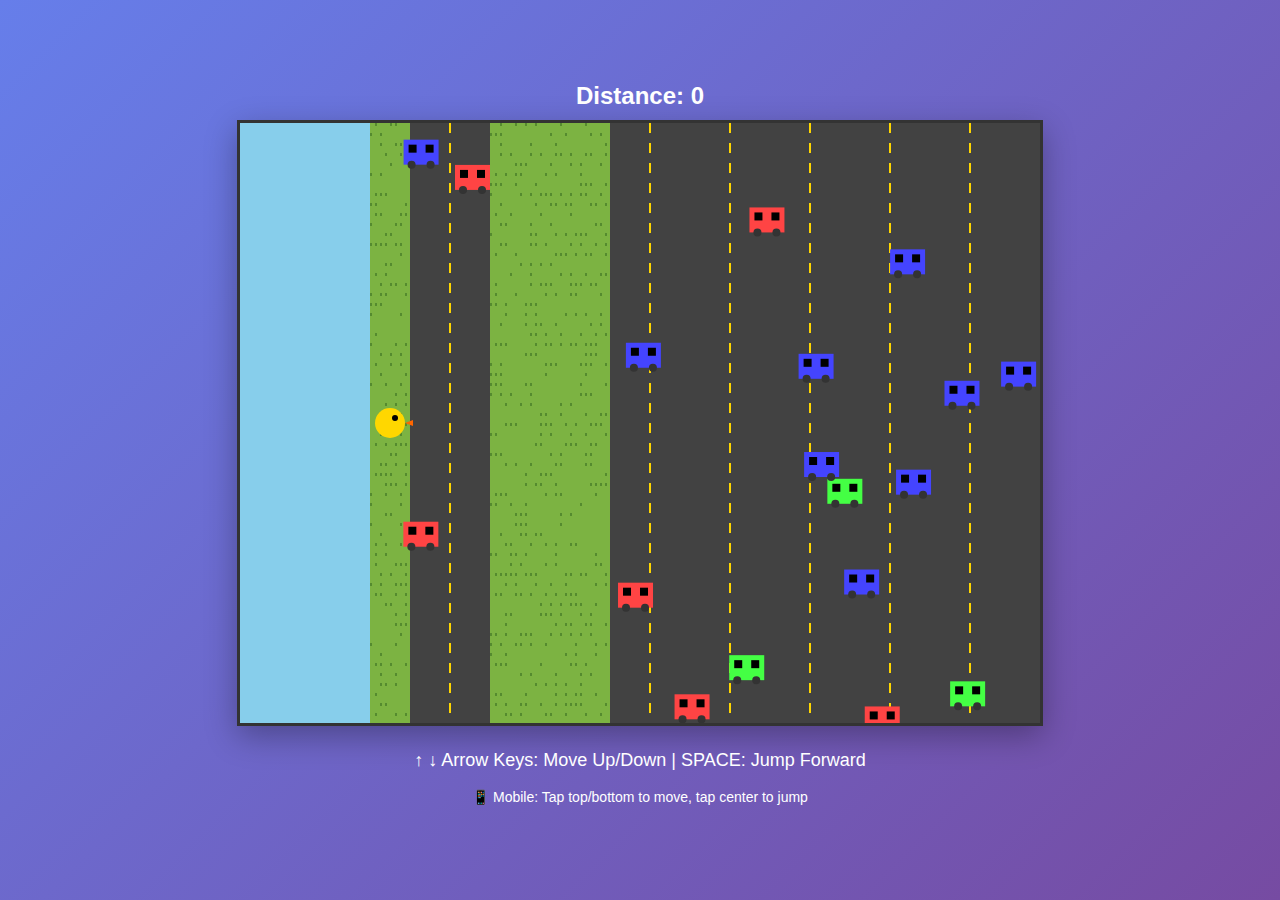
<file: crossyroads/index.html>
<!DOCTYPE html>
<html lang="en">
<head>
    <meta charset="UTF-8">
    <meta name="viewport" content="width=device-width, initial-scale=1.0">
    <title>Crossy Road - Bird Edition</title>
    <style>
        body {
            margin: 0;
            padding: 0;
            display: flex;
            justify-content: center;
            align-items: center;
            min-height: 100vh;
            background: linear-gradient(135deg, #667eea 0%, #764ba2 100%);
            font-family: Arial, sans-serif;
        }
        #gameCanvas {
            border: 3px solid #333;
            background: #87CEEB;
            box-shadow: 0 10px 30px rgba(0,0,0,0.3);
            max-width: 100%;
            max-height: 70vh;
            width: auto;
            height: auto;
        }
        @media (orientation: portrait) {
            #gameCanvas {
                max-height: 60vh;
            }
            #instructions {
                font-size: 14px;
            }
            #score {
                font-size: 20px;
            }
        }
        #gameContainer {
            text-align: center;
        }
        #instructions {
            color: white;
            margin-top: 20px;
            font-size: 18px;
        }
        #score {
            color: white;
            font-size: 24px;
            font-weight: bold;
            margin-bottom: 10px;
        }
        @keyframes pulse {
            0%, 100% { transform: scale(1); }
            50% { transform: scale(1.05); }
        }
    </style>
</head>
<body>
    <div id="gameContainer">
        <div id="score">Distance: 0</div>
        <canvas id="gameCanvas" width="800" height="600"></canvas>
        <div id="instructions">
            <p>↑ ↓ Arrow Keys: Move Up/Down | SPACE: Jump Forward</p>
            <p style="font-size: 14px; margin-top: 5px;">📱 Mobile: Tap top/bottom to move, tap center to jump</p>
            <p id="gameOver" style="display: none; color: #ff6b6b; font-size: 28px; font-weight: bold; text-shadow: 2px 2px 4px rgba(0,0,0,0.5); animation: pulse 1s infinite;">
                Game Over! Press R or Tap to Restart
            </p>
        </div>
    </div>
    <script src="game.js"></script>
</body>
</html>
</file>
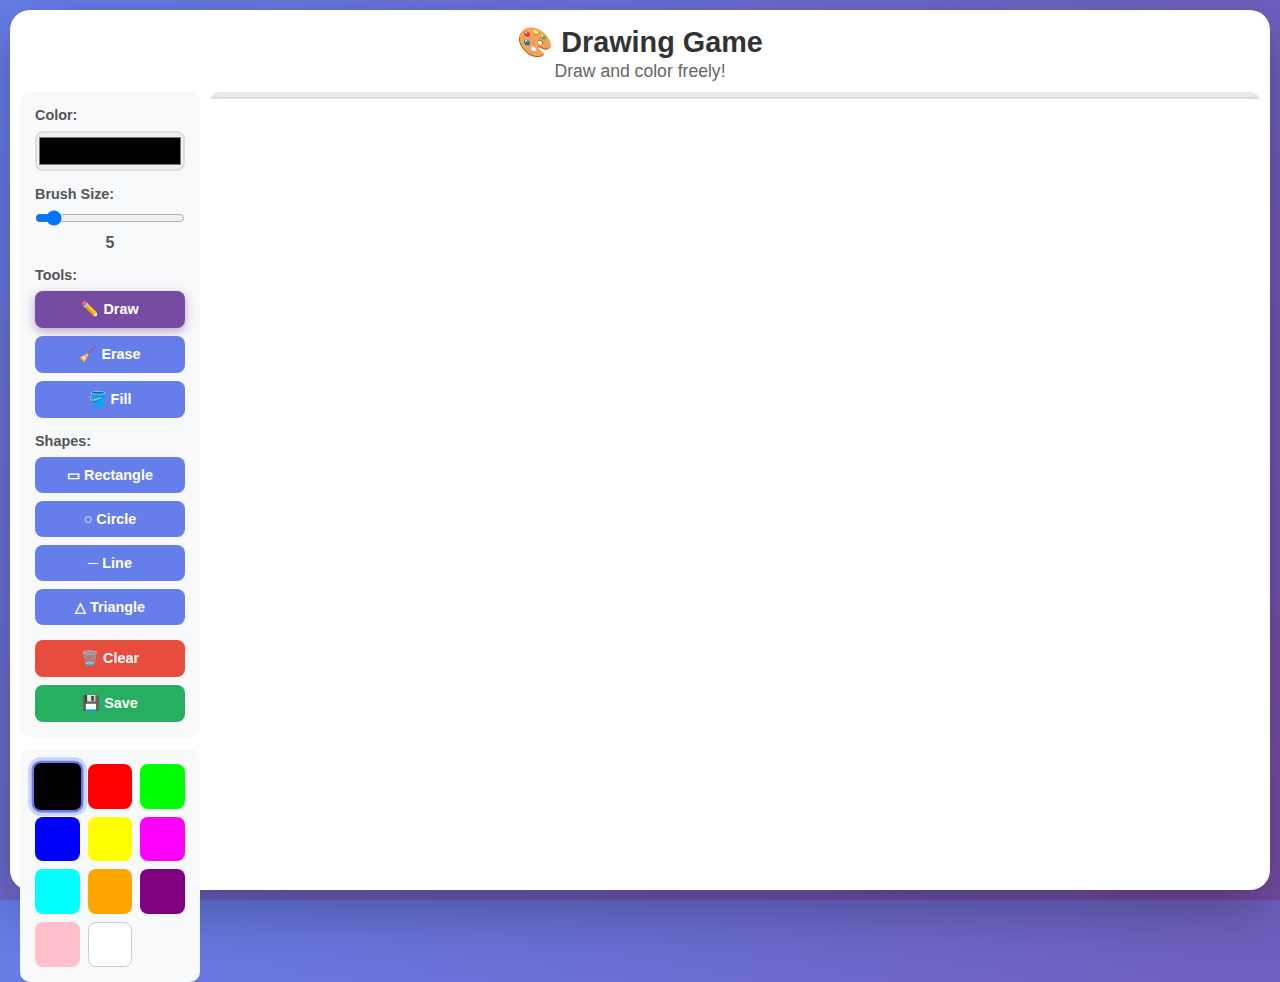
<file: drawinggame/index.html>
<!DOCTYPE html>
<html lang="en">
<head>
    <meta charset="UTF-8">
    <meta name="viewport" content="width=device-width, initial-scale=1.0">
    <title>Drawing Game</title>
    <link rel="stylesheet" href="style.css">
</head>
<body>
    <div class="container">
        <header>
            <h1>🎨 Drawing Game</h1>
            <p>Draw and color freely!</p>
        </header>
        
        <div class="main-content">
            <div class="sidebar">
                <div class="toolbar">
                    <div class="tool-group">
                        <label for="colorPicker">Color:</label>
                        <input type="color" id="colorPicker" value="#000000">
                    </div>
                    
                    <div class="tool-group">
                        <label for="brushSize">Brush Size:</label>
                        <input type="range" id="brushSize" min="1" max="50" value="5">
                        <span id="brushSizeValue">5</span>
                    </div>
                    
                    <div class="tool-group">
                        <label>Tools:</label>
                        <button id="drawBtn" class="tool-btn active">✏️ Draw</button>
                        <button id="eraseBtn" class="tool-btn">🧹 Erase</button>
                        <button id="paintBtn" class="tool-btn">🪣 Fill</button>
                    </div>
                    
                    <div class="tool-group">
                        <label>Shapes:</label>
                        <button id="rectBtn" class="tool-btn">▭ Rectangle</button>
                        <button id="circleBtn" class="tool-btn">○ Circle</button>
                        <button id="lineBtn" class="tool-btn">─ Line</button>
                        <button id="triangleBtn" class="tool-btn">△ Triangle</button>
                    </div>
                    
                    <div class="tool-group">
                        <button id="clearBtn" class="tool-btn danger">🗑️ Clear</button>
                        <button id="saveBtn" class="tool-btn success">💾 Save</button>
                    </div>
                </div>
                
                <div class="color-palette">
                    <div class="color-swatch" data-color="#000000" style="background-color: #000000;"></div>
                    <div class="color-swatch" data-color="#FF0000" style="background-color: #FF0000;"></div>
                    <div class="color-swatch" data-color="#00FF00" style="background-color: #00FF00;"></div>
                    <div class="color-swatch" data-color="#0000FF" style="background-color: #0000FF;"></div>
                    <div class="color-swatch" data-color="#FFFF00" style="background-color: #FFFF00;"></div>
                    <div class="color-swatch" data-color="#FF00FF" style="background-color: #FF00FF;"></div>
                    <div class="color-swatch" data-color="#00FFFF" style="background-color: #00FFFF;"></div>
                    <div class="color-swatch" data-color="#FFA500" style="background-color: #FFA500;"></div>
                    <div class="color-swatch" data-color="#800080" style="background-color: #800080;"></div>
                    <div class="color-swatch" data-color="#FFC0CB" style="background-color: #FFC0CB;"></div>
                    <div class="color-swatch" data-color="#FFFFFF" style="background-color: #FFFFFF; border: 1px solid #ccc;"></div>
                </div>
            </div>
            
            <div class="canvas-container">
                <canvas id="drawingCanvas"></canvas>
            </div>
        </div>
    </div>
    
    <script src="script.js"></script>
</body>
</html>
</file>
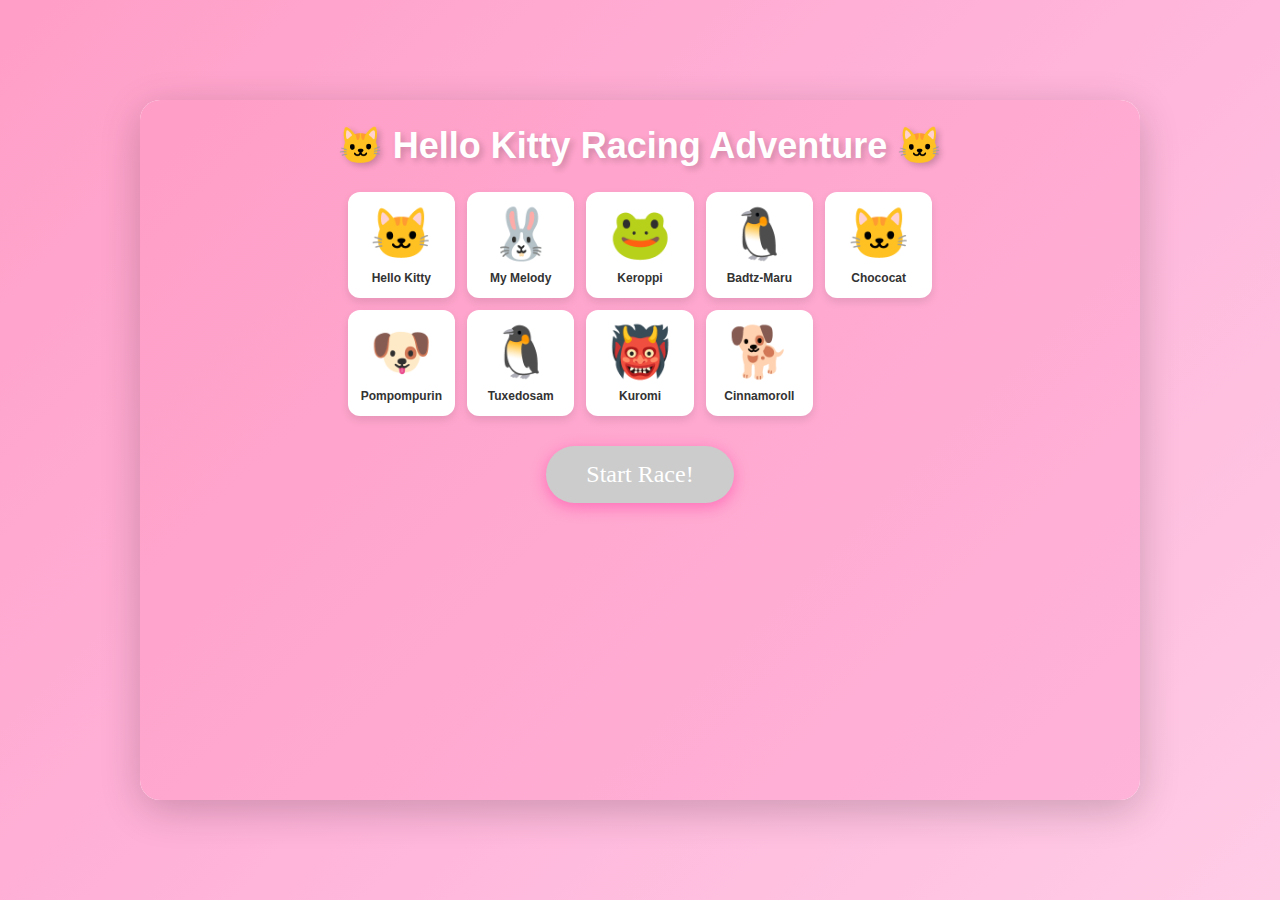
<file: hellokitty/index.html>
<!DOCTYPE html>
<html lang="en">
<head>
    <meta charset="UTF-8">
    <meta name="viewport" content="width=device-width, initial-scale=1.0">
    <title>Hello Kitty Racing Adventure</title>
    <style>
        * {
            margin: 0;
            padding: 0;
            box-sizing: border-box;
        }

        body {
            font-family: 'Comic Sans MS', cursive, sans-serif;
            background: linear-gradient(135deg, #ff9ec7 0%, #ffb3d9 50%, #ffcce6 100%);
            display: flex;
            justify-content: center;
            align-items: center;
            min-height: 100vh;
            overflow: hidden;
            padding: 10px;
        }

        #gameContainer {
            width: 100%;
            max-width: 1000px;
            height: 100vh;
            max-height: 700px;
            aspect-ratio: 1000 / 700;
            background: #fff;
            border-radius: 20px;
            box-shadow: 0 10px 40px rgba(0,0,0,0.2);
            position: relative;
            overflow: hidden;
        }

        @media (max-width: 1024px) {
            #gameContainer {
                width: 95vw;
                height: 95vh;
                max-height: 95vh;
            }
        }

        @media (max-width: 768px) {
            #gameContainer {
                width: 100vw;
                height: 100vh;
                max-height: 100vh;
                border-radius: 0;
            }
        }

        /* Character Selection Screen */
        #characterSelection {
            width: 100%;
            height: 100%;
            display: flex;
            flex-direction: column;
            align-items: center;
            justify-content: flex-start;
            background: linear-gradient(135deg, #ff9ec7 0%, #ffb3d9 100%);
            padding: 15px;
            overflow-y: auto;
        }

        #characterSelection h1 {
            color: #fff;
            font-size: 36px;
            margin-bottom: 15px;
            margin-top: 10px;
            text-shadow: 3px 3px 6px rgba(0,0,0,0.2);
        }

        #characterGrid {
            display: grid;
            grid-template-columns: repeat(5, 1fr);
            gap: 12px;
            max-width: 900px;
            margin: 10px 0;
        }

        .character-card {
            background: #fff;
            border-radius: 12px;
            padding: 10px;
            text-align: center;
            cursor: pointer;
            transition: all 0.3s;
            border: 3px solid transparent;
            box-shadow: 0 4px 8px rgba(0,0,0,0.1);
        }

        .character-card:hover {
            transform: scale(1.1);
            border-color: #ff69b4;
            box-shadow: 0 6px 12px rgba(0,0,0,0.2);
        }

        .character-card.selected {
            border-color: #ff1493;
            background: #ffe6f2;
            transform: scale(1.05);
        }

        .character-emoji {
            font-size: 50px;
            margin-bottom: 8px;
        }

        .character-name {
            font-size: 12px;
            color: #333;
            font-weight: bold;
        }

        #startButton {
            margin-top: 20px;
            margin-bottom: 15px;
            padding: 15px 40px;
            font-size: 24px;
            background: #ff1493;
            color: white;
            border: none;
            border-radius: 30px;
            cursor: pointer;
            font-family: 'Comic Sans MS', cursive;
            box-shadow: 0 4px 15px rgba(255,20,147,0.4);
            transition: all 0.3s;
            position: relative;
            z-index: 10;
        }

        #startButton:hover {
            background: #ff69b4;
            transform: scale(1.05);
        }

        #startButton:disabled {
            background: #ccc;
            cursor: not-allowed;
            transform: none;
        }

        /* Game Screen */
        #gameScreen {
            width: 100%;
            height: 100%;
            display: none;
            position: relative;
            background: linear-gradient(to bottom, #87ceeb 0%, #98d8c8 50%, #f7dc6f 100%);
            overflow: hidden;
        }

        #gameUI {
            position: absolute;
            top: 10px;
            left: 10px;
            right: 10px;
            z-index: 100;
            display: flex;
            justify-content: space-between;
            align-items: flex-start;
            color: #fff;
            font-size: 20px;
            font-weight: bold;
            text-shadow: 2px 2px 4px rgba(0,0,0,0.5);
        }

        #timer {
            background: rgba(255,255,255,0.3);
            padding: 10px 20px;
            border-radius: 10px;
        }

        #position {
            background: rgba(255,255,255,0.3);
            padding: 10px 20px;
            border-radius: 10px;
        }

        #raceTrack {
            width: 100%;
            height: 100%;
            position: relative;
            overflow: visible;
        }

        .road {
            position: absolute;
            width: 40%;
            min-width: 300px;
            height: 100%;
            left: 50%;
            transform: translateX(-50%);
            background: #555;
            border-left: 20px solid #fff;
            border-right: 20px solid #fff;
            z-index: 1;
        }
        
        /* Add animated dashed center line effect */
        .road::before {
            content: '';
            position: absolute;
            left: 50%;
            top: 0;
            width: 8px;
            height: 200%;
            transform: translateX(-50%);
            background: repeating-linear-gradient(
                to bottom,
                #ffffff 0px,
                #ffffff 50px,
                transparent 50px,
                transparent 100px
            );
            z-index: 2;
            box-shadow: 0 0 10px rgba(255,255,255,0.8);
            animation: roadScroll 2s linear infinite;
        }
        
        @keyframes roadScroll {
            from { 
                top: 0;
            }
            to { 
                top: -100px;
            }
        }

        .road-line {
            position: absolute;
            width: 6px;
            height: 80px;
            background: #ffffff;
            left: 50%;
            transform: translateX(-50%);
            animation: roadLineMove 0.8s linear infinite;
            z-index: 5;
            box-shadow: 0 0 5px rgba(255,255,255,0.5);
        }

        @keyframes roadLineMove {
            from { 
                top: -80px; 
                opacity: 1;
            }
            to { 
                top: 100%; 
                opacity: 1;
            }
        }


        .treat {
            position: absolute;
            width: 50px;
            height: 50px;
            font-size: 40px;
            text-align: center;
            line-height: 50px;
            animation: treatFloat 2s ease-in-out infinite;
            z-index: 20;
            will-change: transform;
            pointer-events: none;
        }

        @keyframes treatFloat {
            0%, 100% { 
                transform: translateY(0) rotate(0deg); 
            }
            50% { 
                transform: translateY(-10px) rotate(10deg); 
            }
        }

        .player {
            position: absolute;
            width: 60px;
            height: 60px;
            font-size: 50px;
            text-align: center;
            line-height: 60px;
            transition: transform 0.1s;
            z-index: 1000 !important;
            display: block !important;
            visibility: visible !important;
            opacity: 1 !important;
            pointer-events: none;
            background: rgba(255,255,255,0.95) !important;
            border: 4px solid #ff1493 !important;
            border-radius: 12px;
            box-shadow: 0 0 20px rgba(255,20,147,1) !important;
        }

        .opponent {
            position: absolute;
            width: 60px;
            height: 60px;
            font-size: 50px;
            text-align: center;
            line-height: 60px;
            z-index: 100;
            display: block;
            pointer-events: none;
            background: rgba(255,255,255,0.8);
            border: 3px solid #4169e1;
            border-radius: 12px;
            box-shadow: 0 0 15px rgba(65,105,225,0.6);
        }

        .player.jumping {
            animation: jump 0.5s ease-in-out;
        }

        @keyframes jump {
            0%, 100% { transform: translateY(0); }
            50% { transform: translateY(-30px); }
        }

        .finish-line {
            position: absolute;
            width: 40%;
            min-width: 300px;
            height: 20px;
            left: 50%;
            transform: translateX(-50%);
            background: repeating-linear-gradient(
                90deg,
                #000 0px,
                #000 20px,
                #fff 20px,
                #fff 40px
            );
            z-index: 10;
        }

        #restartButton {
            position: absolute;
            bottom: 10px;
            right: 10px;
            padding: 10px 20px;
            font-size: 16px;
            background: rgba(255,20,147,0.9);
            color: white;
            border: 2px solid #fff;
            border-radius: 20px;
            cursor: pointer;
            font-family: 'Comic Sans MS', cursive;
            z-index: 200;
            box-shadow: 0 4px 15px rgba(255,20,147,0.4);
            transition: all 0.3s;
        }

        #restartButton:hover {
            background: rgba(255,105,180,0.95);
            transform: scale(1.05);
        }

        /* Winner Screen */
        #winnerScreen {
            position: absolute;
            top: 0;
            left: 0;
            width: 100%;
            height: 100%;
            background: rgba(255,182,193,0.95);
            display: none;
            flex-direction: column;
            align-items: center;
            justify-content: center;
            z-index: 300;
        }

        #winnerScreen h2 {
            font-size: 48px;
            color: #ff1493;
            margin-bottom: 20px;
            text-shadow: 3px 3px 6px rgba(0,0,0,0.2);
        }

        #winnerCharacter {
            font-size: 120px;
            margin: 20px 0;
        }

        #winnerTime {
            font-size: 32px;
            color: #333;
            margin-bottom: 30px;
        }

        .instructions {
            position: absolute;
            bottom: 60px;
            left: 50%;
            transform: translateX(-50%);
            color: #fff;
            font-size: 16px;
            text-align: center;
            text-shadow: 2px 2px 4px rgba(0,0,0,0.5);
            background: rgba(0,0,0,0.3);
            padding: 10px 20px;
            border-radius: 10px;
        }

        /* Countdown Screen */
        #countdownScreen {
            position: absolute;
            top: 0;
            left: 0;
            width: 100%;
            height: 100%;
            background: rgba(0,0,0,0.8);
            display: none;
            flex-direction: column;
            align-items: center;
            justify-content: center;
            z-index: 500;
        }

        #countdownNumber {
            font-size: 150px;
            color: #fff;
            font-weight: bold;
            text-shadow: 0 0 40px rgba(255,255,255,1), 0 0 80px rgba(255,20,147,0.8);
            animation: countdownPulse 0.8s ease-out;
            line-height: 1;
        }

        @keyframes countdownPulse {
            0% { 
                transform: scale(0.3); 
                opacity: 0; 
            }
            50% { 
                transform: scale(1.3); 
            }
            100% { 
                transform: scale(1); 
                opacity: 1; 
            }
        }

        #goText {
            font-size: 120px;
            color: #ff1493;
            font-weight: bold;
            text-shadow: 0 0 50px rgba(255,20,147,1), 0 0 100px rgba(255,20,147,0.8);
            animation: goPulse 1s ease-out;
            line-height: 1;
        }

        @keyframes goPulse {
            0% { 
                transform: scale(0.2); 
                opacity: 0; 
            }
            50% { 
                transform: scale(1.4); 
            }
            100% { 
                transform: scale(1); 
                opacity: 1; 
            }
        }
    </style>
</head>
<body>
    <div id="gameContainer">
        <!-- Character Selection Screen -->
        <div id="characterSelection">
            <h1>🐱 Hello Kitty Racing Adventure 🐱</h1>
            <div id="characterGrid">
                <div class="character-card" data-character="kitty">
                    <div class="character-emoji">🐱</div>
                    <div class="character-name">Hello Kitty</div>
                </div>
                <div class="character-card" data-character="melody">
                    <div class="character-emoji">🐰</div>
                    <div class="character-name">My Melody</div>
                </div>
                <div class="character-card" data-character="keroppi">
                    <div class="character-emoji">🐸</div>
                    <div class="character-name">Keroppi</div>
                </div>
                <div class="character-card" data-character="badtz">
                    <div class="character-emoji">🐧</div>
                    <div class="character-name">Badtz-Maru</div>
                </div>
                <div class="character-card" data-character="chococat">
                    <div class="character-emoji">🐱</div>
                    <div class="character-name">Chococat</div>
                </div>
                <div class="character-card" data-character="pompom">
                    <div class="character-emoji">🐶</div>
                    <div class="character-name">Pompompurin</div>
                </div>
                <div class="character-card" data-character="tuxedo">
                    <div class="character-emoji">🐧</div>
                    <div class="character-name">Tuxedosam</div>
                </div>
                <div class="character-card" data-character="kuromi">
                    <div class="character-emoji">👹</div>
                    <div class="character-name">Kuromi</div>
                </div>
                <div class="character-card" data-character="cinnamoroll">
                    <div class="character-emoji">🐕</div>
                    <div class="character-name">Cinnamoroll</div>
                </div>
            </div>
            <button id="startButton" disabled>Start Race!</button>
        </div>

        <!-- Game Screen -->
        <div id="gameScreen">
            <div id="countdownScreen">
                <div id="countdownNumber"></div>
                <div id="goText" style="display: none;">GO!</div>
            </div>
            <div id="gameUI">
                <div id="timer">Time: 0.0s</div>
                <div id="position">Treats: 0 🍰</div>
            </div>
            <div id="raceTrack">
                <div class="road"></div>
                <div class="player" id="player"></div>
                <div class="finish-line" id="finishLine"></div>
            </div>
            <div class="instructions">
                Hold ↑ Arrow Key to accelerate, ← → to steer!
            </div>
            <button id="restartButton">Restart Race</button>
            
            <!-- Winner Screen -->
            <div id="winnerScreen">
                <h2>🎉 You Won! 🎉</h2>
                <div id="winnerCharacter"></div>
                <div id="winnerTime"></div>
                <button id="playAgainButton" style="padding: 15px 40px; font-size: 24px; background: #ff1493; color: white; border: none; border-radius: 30px; cursor: pointer; font-family: 'Comic Sans MS', cursive;">Play Again!</button>
            </div>
        </div>
    </div>

    <script>
        // Game State
        let selectedCharacter = null;
        let gameStarted = false;
        let countdownActive = false;
        let countdownValue = 3;
        let gameTime = 0;
        let gameTimer = null;
        let playerSpeed = 2; // Start with minimum speed (reduced for longer game)
        let playerX = 500; // Center of road
        let playerY = 600; // Bottom of screen (fixed position)
        let playerProgress = 0; // How far player has traveled
        let roadSpeed = 0;
        let treats = []; // Collectible treats on the road
        let score = 0; // Score for collecting treats
        let finishLineY = -15000; // Distance for exactly 1 minute race
        let raceFinished = false;
        let keys = {};
        let raceDistance = 5000; // Total race distance

        // Character emoji mapping
        const characterEmojis = {
            kitty: '🐱',
            melody: '🐰',
            keroppi: '🐸',
            badtz: '🐧',
            chococat: '🐱',
            pompom: '🐶',
            tuxedo: '🐧',
            kuromi: '👹',
            cinnamoroll: '🐕'
        };

        // DOM Elements
        const characterSelection = document.getElementById('characterSelection');
        const gameScreen = document.getElementById('gameScreen');
        const characterCards = document.querySelectorAll('.character-card');
        const startButton = document.getElementById('startButton');
        const player = document.getElementById('player');
        const timerDisplay = document.getElementById('timer');
        const positionDisplay = document.getElementById('position');
        const restartButton = document.getElementById('restartButton');
        const winnerScreen = document.getElementById('winnerScreen');
        const winnerCharacter = document.getElementById('winnerCharacter');
        const winnerTime = document.getElementById('winnerTime');
        const playAgainButton = document.getElementById('playAgainButton');
        const raceTrack = document.getElementById('raceTrack');
        const finishLine = document.getElementById('finishLine');
        const countdownScreen = document.getElementById('countdownScreen');
        const countdownNumber = document.getElementById('countdownNumber');
        const goText = document.getElementById('goText');

        // Character Selection
        characterCards.forEach(card => {
            card.addEventListener('click', () => {
                // Remove previous selection
                characterCards.forEach(c => c.classList.remove('selected'));
                // Add selection to clicked card
                card.classList.add('selected');
                selectedCharacter = card.dataset.character;
                startButton.disabled = false;
            });
        });

        // Start Game
        startButton.addEventListener('click', () => {
            if (!selectedCharacter) return;
            
            characterSelection.style.display = 'none';
            gameScreen.style.display = 'block';
            
            // Set player emoji immediately
            const emoji = characterEmojis[selectedCharacter] || '🐱';
            player.textContent = emoji;
            player.innerHTML = emoji; // Also set innerHTML as backup
            
            // Small delay to ensure DOM is ready
            setTimeout(() => {
                initGame();
                startCountdown();
            }, 50);
        });

        // Initialize Game
        function initGame() {
            gameTime = 0;
            playerSpeed = 2; // Start with minimum speed (reduced for longer game)
            // Position player at bottom center of screen
            // raceTrack is 1000px wide x 700px tall
            // Center X: 500px (center of 1000px)
            // Bottom Y: 650px (near bottom, leaving 50px margin)
            playerX = 500; // Center horizontally
            playerY = 650; // Near bottom vertically
            roadSpeed = 0;
            treats = [];
            score = 0;
            finishLineY = -15000; // Distance for exactly 1 minute race
            raceFinished = false;
            
            // Ensure player has emoji content FIRST
            const emoji = characterEmojis[selectedCharacter] || '🐱';
            // Set both textContent and innerHTML to ensure emoji renders
            player.textContent = '';
            player.innerHTML = '';
            // Force a reflow
            void player.offsetHeight;
            player.textContent = emoji;
            player.innerHTML = '<span style="font-size: 50px; display: block;">' + emoji + '</span>';
            
            // Fallback: if emoji doesn't show, add a visible indicator
            if (!player.textContent || player.textContent.trim() === '') {
                player.innerHTML = '<div style="width:100%;height:100%;background:#ff1493;border-radius:10px;"></div>';
            }
            
            // Get container dimensions for responsive positioning
            const gameContainerEl = document.getElementById('gameContainer');
            const containerWidth = gameContainerEl.offsetWidth;
            const containerHeight = gameContainerEl.offsetHeight;
            
            // Position player at bottom center - use percentage-based positioning
            // Center horizontally: 50% - 30px (half of 60px player width)
            // Bottom vertically: 90% from top (leaving 10% margin at bottom)
            const centerX = containerWidth / 2;
            const bottomY = containerHeight * 0.9;
            
            playerX = centerX;
            playerY = bottomY;
            
            
            const leftPos = centerX - 30; // Center the 60px player
            const topPos = bottomY - 30;  // Position from top
            
            // Force all styles explicitly with !important values
            player.style.cssText = `
                left: ${leftPos}px !important;
                top: ${topPos}px !important;
                width: 60px !important;
                height: 60px !important;
                display: block !important;
                visibility: visible !important;
                opacity: 1 !important;
                z-index: 1000 !important;
                position: absolute !important;
                background-color: rgba(255,255,255,0.95) !important;
                border: 4px solid #ff1493 !important;
                border-radius: 12px !important;
                font-size: 50px !important;
                text-align: center !important;
                line-height: 60px !important;
                box-shadow: 0 0 20px rgba(255,20,147,1) !important;
                margin: 0 !important;
                padding: 0 !important;
            `;
            
            // Create road lines (disabled - using static dotted line instead)
            // createRoadLines();
            
            // Create treats on the road
            createTreats();
            
            // Position finish line far ahead (not visible at start)
            // Finish line distance calculated for exactly 1 minute race
            // Game runs at ~60 FPS, player speed 2-6 (average ~3.5)
            // At average speed 3.5: 3.5 pixels/frame * 60 FPS * 60 seconds = 12,600 pixels
            // Plus player Y position (~650): 12,600 + 650 = 13,250
            // Using 15,000 to account for speed variations and ensure ~60 seconds
            finishLineY = -15000; // Distance for exactly 1 minute race
            finishLine.style.transform = `translateY(${finishLineY}px)`;
            finishLine.style.display = 'block';
            finishLine.style.zIndex = '10';
            // Verify finish line is far enough away
            if (finishLineY >= playerY - 100) {
                console.error('ERROR: Finish line too close!');
            }
        }

        // Create animated road lines
        function createRoadLines() {
            // Remove existing lines
            document.querySelectorAll('.road-line').forEach(line => line.remove());
            
            // Create more lines for smoother animation
            const lineSpacing = 120; // Space between lines
            const numLines = 25; // More lines for continuous effect
            
            for (let i = 0; i < numLines; i++) {
                const line = document.createElement('div');
                line.className = 'road-line';
                line.style.top = (i * lineSpacing - 80) + 'px';
                line.style.animationDelay = (i * 0.1) + 's';
                line.style.display = 'block';
                line.style.visibility = 'visible';
                raceTrack.appendChild(line);
            }
        }

        // Create a single treat on the road
        function createTreat() {
            // Only create if no active treat exists
            const activeTreats = treats.filter(t => !t.collected && t.element && t.element.parentElement);
            if (activeTreats.length > 0) {
                    return; // Don't create if there's already an active treat
            }
            
            // Cute treat emojis
            const treatEmojis = ['🍰', '🍪', '🍭', '🍬', '🧁', '🍫', '🍩', '🍮', '🍯', '🥧'];
            
            const container = document.getElementById('gameContainer');
            const containerWidth = container.offsetWidth;
            const containerHeight = container.offsetHeight;
            
            // Road is centered and 40% wide (with min-width 300px)
            const roadWidth = Math.max(containerWidth * 0.4, 300);
            const roadLeft = (containerWidth - roadWidth) / 2; // Center the road
            
            // Create one treat ahead of the player
            const treat = document.createElement('div');
            treat.className = 'treat';
            
            // Pick a random treat emoji
            const randomTreat = treatEmojis[Math.floor(Math.random() * treatEmojis.length)];
            treat.textContent = randomTreat;
            
            // Random X position within road bounds (leaving margin from borders)
            const margin = 40; // Keep treats away from road borders
            const x = roadLeft + margin + Math.random() * (roadWidth - margin * 2);
            
            // Position treat ahead of player (above screen, will move down)
            // Start further above screen so it's visible longer
            const y = -800 - Math.random() * 400; // Start well above screen
            
            // Use transform for better performance
            treat.style.transform = `translate(${x - 25}px, ${y}px)`;
            treat.style.display = 'block';
            treat.style.visibility = 'visible';
            treat.style.zIndex = '20';
            
            raceTrack.appendChild(treat);
            treats.push({ element: treat, x: x, y: y, collected: false });
        }

        // Create treats on the road (initialize with one treat)
        function createTreats() {
            // Remove existing treats
            document.querySelectorAll('.treat').forEach(treat => treat.remove());
            treats = [];
            
            // Create the first treat
            createTreat();
        }

        // Start Countdown
        function startCountdown() {
            countdownActive = true;
            countdownValue = 3;
            countdownScreen.style.display = 'flex';
            goText.style.display = 'none';
            countdownNumber.textContent = countdownValue;
            countdownNumber.style.display = 'block';
            
            const countdownInterval = setInterval(() => {
                countdownValue--;
                if (countdownValue > 0) {
                    countdownNumber.textContent = countdownValue;
                    countdownNumber.style.animation = 'none';
                    void countdownNumber.offsetWidth; // Trigger reflow
                    countdownNumber.style.animation = 'countdownPulse 0.5s ease-out';
                } else if (countdownValue === 0) {
                    countdownNumber.style.display = 'none';
                    goText.style.display = 'block';
                    goText.style.animation = 'goPulse 0.8s ease-out';
                    setTimeout(() => {
                        countdownScreen.style.display = 'none';
                        countdownActive = false;
                        gameStarted = true;
                        startGameLoop();
                    }, 800);
                    clearInterval(countdownInterval);
                }
            }, 1000);
        }

        // Start Game Loop
        function startGameLoop() {
            // Start timer
            gameTimer = setInterval(() => {
                if (!raceFinished && gameStarted) {
                    gameTime += 0.1;
                    timerDisplay.textContent = 'Time: ' + gameTime.toFixed(1) + 's';
                }
            }, 100);
            
            // Start game loop
            gameLoop();
        }

        // Keyboard Controls
        document.addEventListener('keydown', (e) => {
            keys[e.key] = true;
            // Prevent default scrolling behavior
            if (['ArrowUp', 'ArrowDown', 'ArrowLeft', 'ArrowRight'].includes(e.key)) {
                e.preventDefault();
            }
        });

        document.addEventListener('keyup', (e) => {
            keys[e.key] = false;
        });

        // Jump function
        function jump() {
            if (player.classList.contains('jumping')) return;
            
            player.classList.add('jumping');
            setTimeout(() => {
                player.classList.remove('jumping');
            }, 500);
        }

        // Main Game Loop
        function gameLoop() {
            // Always continue the loop
            requestAnimationFrame(gameLoop);
            
            if (!gameStarted || raceFinished || countdownActive) {
                return;
            }
            
            // Get container for responsive bounds
            const container = document.getElementById('gameContainer');
            if (!container) return;
            
            const containerWidth = container.offsetWidth;
            const containerHeight = container.offsetHeight;
            
            // Road is centered and 40% wide (with min-width 300px)
            const roadWidth = Math.max(containerWidth * 0.4, 300);
            const roadLeft = (containerWidth - roadWidth) / 2;
            const roadRight = roadLeft + roadWidth;
            const minX = roadLeft + 40; // Left boundary with margin
            const maxX = roadRight - 40; // Right boundary with margin
            
            // Handle acceleration (up arrow for speed boost)
            // Reduced speeds to make game more playable and last longer
            if (keys && keys['ArrowUp']) {
                playerSpeed = Math.min(playerSpeed + 0.3, 6); // Max speed reduced to 6
            } else {
                playerSpeed = Math.max(playerSpeed - 0.1, 2); // Minimum speed reduced to 2
            }
            
            // Player stays at fixed position, road moves instead
            // Track progress (how far player has traveled)
            playerProgress += playerSpeed;
            
            // Handle steering
            if (keys) {
                if (keys['ArrowLeft'] && playerX > minX) {
                    playerX -= 5;
                }
                if (keys['ArrowRight'] && playerX < maxX) {
                    playerX += 5;
                }
            }
            
            // Update player position (player stays at bottom center)
            const currentLeft = playerX - 30;
            const currentTop = playerY - 30;
            // Use left/top for absolute positioning (consistent with initGame)
            player.style.left = currentLeft + 'px';
            player.style.top = currentTop + 'px';
            // Ensure player is always visible
            player.style.display = 'block';
            player.style.visibility = 'visible';
            player.style.opacity = '1';
            player.style.zIndex = '1000';
            
            // Ensure player has emoji content
            if (!player.textContent || player.textContent.trim() === '') {
                const emoji = characterEmojis[selectedCharacter] || '🐱';
                player.textContent = emoji;
                player.innerHTML = emoji;
            }
            
            // Move road elements (treats)
            moveRoadElements();
            
            // Update score display
            updateScore();
            
            // Check collisions
            checkCollisions();
            
            // Check if player finished (when finish line reaches player position)
            // finishLineY starts negative (-15000) and increases as it moves down
            // Player is at fixed Y position (around 600-650, bottom of screen)
            // When finishLineY reaches player's Y position, race is finished (exactly 1 minute)
            // Only finish when:
            // 1. finishLineY is close to player (within 50px)
            // 2. finishLineY has moved significantly from start (at least 1000 pixels)
            // 3. playerY is valid (greater than 100)
            // 4. Game has been running for at least 5 seconds (prevents immediate finish)
            // 5. Race hasn't already finished
            if (!raceFinished && playerY > 100 && finishLineY > -14000 && gameTime >= 5) {
                if (finishLineY >= playerY - 50 && finishLineY <= playerY + 50) {
                    // Race finished
                    finishRace();
                }
            }
            
            requestAnimationFrame(gameLoop);
        }

        // Update score display
        function updateScore() {
            positionDisplay.textContent = 'Treats: ' + score + ' 🍰';
        }

        // Move road elements
        function moveRoadElements() {
            if (!gameStarted || raceFinished || countdownActive) return;
            
            const container = document.getElementById('gameContainer');
            const containerHeight = container.offsetHeight;
            const containerWidth = container.offsetWidth;
            const roadLeft = containerWidth * 0.3;
            const roadWidth = containerWidth * 0.4;
            
            // Move treats down (toward player) based on player speed
            // Use a slower speed for treats so they're visible longer
            const treatSpeed = playerSpeed * 0.8; // Slightly slower than player speed
            treats.forEach((treat, index) => {
                if (!treat.collected && treat.element) {
                    treat.y += treatSpeed; // Move treats down at slightly slower speed
                    // Use transform for better performance
                    treat.element.style.transform = `translate(${treat.x - 25}px, ${treat.y}px)`;
                    
                    // If treat goes off screen without being collected, create a new one
                    if (treat.y > containerHeight + 50) {
                        if (treat.element && treat.element.parentElement) {
                            treat.element.remove();
                        }
                        treats.splice(index, 1);
                        // Create a new treat ahead (only if no other treat exists)
                        setTimeout(() => {
                            createTreat();
                        }, 100);
                    }
                }
            });
            
            // Move finish line down (toward player)
            finishLineY += playerSpeed;
            finishLine.style.transform = `translateY(${finishLineY}px)`;
        }

        // Move opponents forward
        function moveOpponents() {
            if (!gameStarted || raceFinished || countdownActive) return;
            
            const container = document.getElementById('gameContainer');
            const containerHeight = container.offsetHeight;
            const containerWidth = container.offsetWidth;
            const roadLeft = containerWidth * 0.3;
            const roadWidth = containerWidth * 0.4;
            
            opponents.forEach((opp, index) => {
                // Opponents move forward by decreasing Y (moving up on screen toward finish)
                // Each opponent has their own speed
                const forwardSpeed = opp.speed + (gameTime * 0.003);
                opp.y -= forwardSpeed; // Decrease Y to move forward (up on screen)
                
                // Add some lateral movement (swerving)
                const swerveAmount = Math.sin(gameTime * 0.5 + index) * 1.5;
                opp.x += swerveAmount;
                
                // Keep opponents within road bounds
                if (opp.x < roadLeft) opp.x = roadLeft;
                if (opp.x > roadLeft + roadWidth) opp.x = roadLeft + roadWidth;
                
                opp.element.style.left = (opp.x - 30) + 'px';
                opp.element.style.top = (opp.y - 30) + 'px'; // Center the 60px opponent
                
                // Check if opponent finished
                if (opp.y <= finishLineY && !opp.finished) {
                    opp.finished = true;
                    // Could add opponent finish logic here
                }
            });
            
            // Move finish line
            finishLineY += moveSpeed;
            finishLine.style.transform = `translateY(${finishLineY}px)`;
        }

        // Check collisions with treats
        function checkCollisions() {
            // Check treat collisions
            treats.forEach((treat, index) => {
                if (!treat.collected && treat.y > playerY - 60 && treat.y < playerY + 60) {
                    if (Math.abs(treat.x - playerX) < 50) {
                        // Collect treat!
                        treat.collected = true;
                        score++;
                        
                        // Update score display immediately
                        updateScore();
                        
                        // Visual feedback
                        treat.element.style.opacity = '0';
                        treat.element.style.transform = 'scale(2)';
                        treat.element.style.transition = 'all 0.3s';
                        
                        // Remove treat after animation and create new one
                        setTimeout(() => {
                            treat.element.remove();
                            // Remove from treats array
                            const treatIndex = treats.indexOf(treat);
                            if (treatIndex > -1) {
                                treats.splice(treatIndex, 1);
                            }
                            // Create a new treat ahead (only if no other treat exists)
                            if (treats.filter(t => !t.collected).length === 0) {
                                createTreat();
                            }
                        }, 300);
                    }
                }
            });
        }

        // Finish Race
        function finishRace() {
            if (raceFinished) return;
            
            raceFinished = true;
            clearInterval(gameTimer);
            
            // Show winner screen
            winnerCharacter.textContent = characterEmojis[selectedCharacter];
            winnerTime.textContent = 'Time: ' + gameTime.toFixed(1) + 's';
            winnerScreen.style.display = 'flex';
        }

        // Restart Game
        restartButton.addEventListener('click', () => {
            resetGame();
        });

        playAgainButton.addEventListener('click', () => {
            winnerScreen.style.display = 'none';
            resetGame();
        });

        function resetGame() {
            gameStarted = false;
            raceFinished = false;
            clearInterval(gameTimer);
            
            // Reset UI
            characterSelection.style.display = 'flex';
            gameScreen.style.display = 'none';
            startButton.disabled = true;
            characterCards.forEach(c => c.classList.remove('selected'));
            selectedCharacter = null;
            
            // Clean up
            document.querySelectorAll('.treat').forEach(treat => treat.remove());
            document.querySelectorAll('.road-line').forEach(line => line.remove());
        }
    </script>
</body>
</html>
</file>
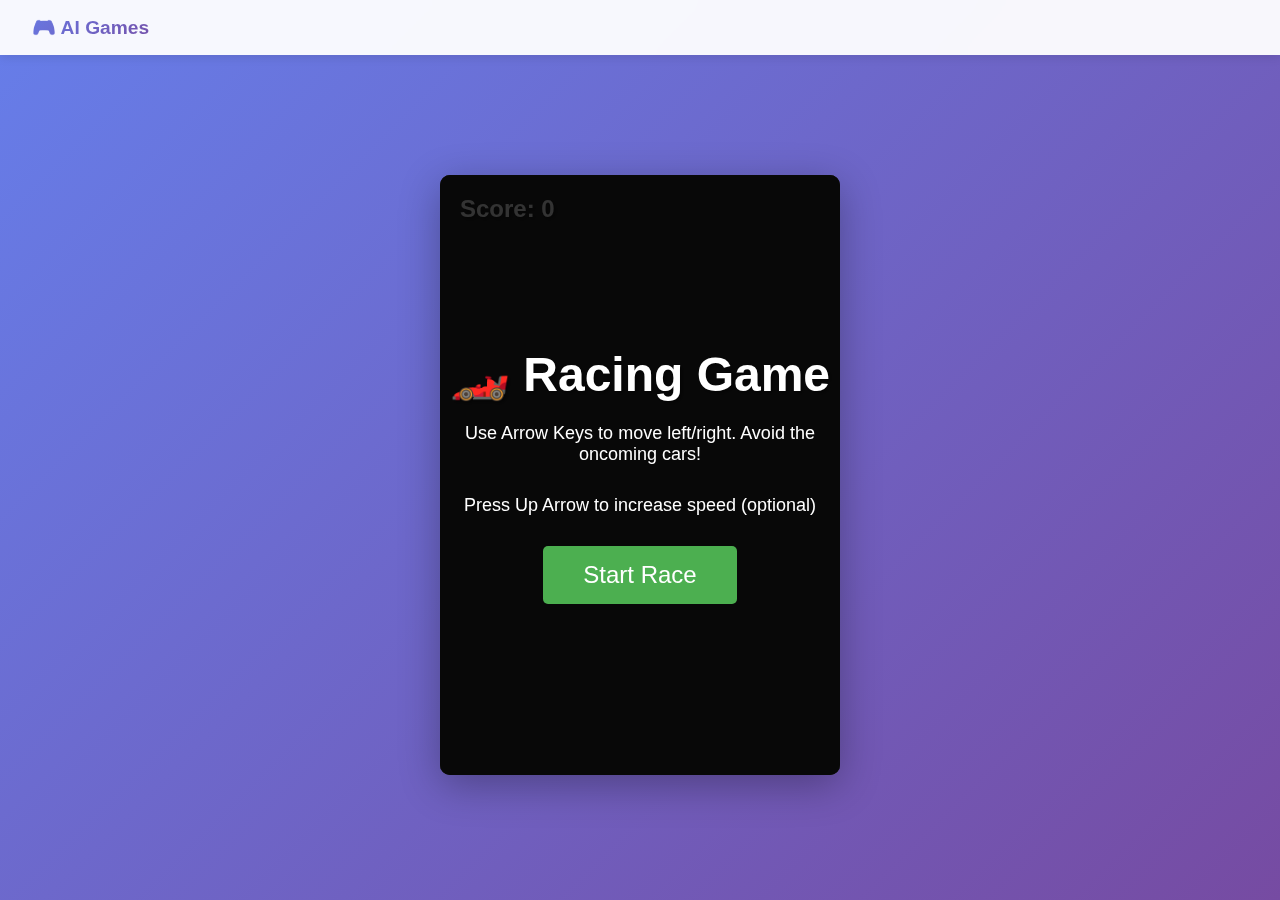
<file: racing/index.html>
<!DOCTYPE html>
<html lang="en">
<head>
    <meta charset="UTF-8">
    <meta name="viewport" content="width=device-width, initial-scale=1.0">
    <title>2D Racing Game</title>
    <style>
        * {
            margin: 0;
            padding: 0;
            box-sizing: border-box;
        }

        body {
            font-family: 'Arial', sans-serif;
            display: flex;
            justify-content: center;
            align-items: center;
            min-height: 100vh;
            background: linear-gradient(135deg, #667eea 0%, #764ba2 100%);
            padding: 20px;
            padding-top: 70px;
        }

        /* Navigation Bar */
        .game-nav {
            position: fixed;
            top: 0;
            left: 0;
            right: 0;
            background: rgba(255, 255, 255, 0.95);
            backdrop-filter: blur(10px);
            box-shadow: 0 2px 10px rgba(0, 0, 0, 0.1);
            padding: 0.5rem 1rem;
            z-index: 10000;
            display: flex;
            justify-content: space-between;
            align-items: center;
        }

        .game-nav a {
            text-decoration: none;
            color: #667eea;
            font-weight: 600;
            font-size: 1.2rem;
            padding: 0.5rem 1rem;
            border-radius: 8px;
            transition: all 0.3s ease;
        }

        .game-nav a:hover {
            background: rgba(102, 126, 234, 0.1);
        }

        .game-nav .logo {
            background: linear-gradient(135deg, #667eea 0%, #764ba2 100%);
            -webkit-background-clip: text;
            -webkit-text-fill-color: transparent;
            background-clip: text;
        }

        #gameContainer {
            position: relative;
            background: #1a1a1a;
            border-radius: 10px;
            box-shadow: 0 10px 40px rgba(0,0,0,0.3);
            overflow: hidden;
        }

        #gameCanvas {
            display: block;
            background: #2a2a2a;
        }

        /* Start Screen */
        #startScreen {
            position: absolute;
            top: 0;
            left: 0;
            width: 100%;
            height: 100%;
            background: rgba(0, 0, 0, 0.8);
            display: flex;
            flex-direction: column;
            justify-content: center;
            align-items: center;
            z-index: 10;
            color: white;
        }

        #startScreen h1 {
            font-size: 48px;
            margin-bottom: 20px;
            text-shadow: 2px 2px 4px rgba(0,0,0,0.5);
        }

        #startScreen p {
            font-size: 18px;
            margin-bottom: 30px;
            text-align: center;
            max-width: 500px;
        }

        #startButton {
            padding: 15px 40px;
            font-size: 24px;
            background: #4CAF50;
            color: white;
            border: none;
            border-radius: 5px;
            cursor: pointer;
            transition: background 0.3s;
        }

        #startButton:hover {
            background: #45a049;
        }

        /* Game Over Screen */
        #gameOverScreen {
            position: absolute;
            top: 0;
            left: 0;
            width: 100%;
            height: 100%;
            background: rgba(0, 0, 0, 0.9);
            display: none;
            flex-direction: column;
            justify-content: center;
            align-items: center;
            z-index: 10;
            color: white;
        }

        #gameOverScreen h2 {
            font-size: 48px;
            margin-bottom: 20px;
            color: #ff4444;
        }

        #finalScore {
            font-size: 32px;
            margin-bottom: 30px;
        }

        #restartButton {
            padding: 15px 40px;
            font-size: 24px;
            background: #4CAF50;
            color: white;
            border: none;
            border-radius: 5px;
            cursor: pointer;
            transition: background 0.3s;
        }

        #restartButton:hover {
            background: #45a049;
        }

        /* Score Display */
        #scoreDisplay {
            position: absolute;
            top: 20px;
            left: 20px;
            color: white;
            font-size: 24px;
            font-weight: bold;
            z-index: 5;
            text-shadow: 2px 2px 4px rgba(0,0,0,0.5);
        }

        /* Mobile Controls */
        #mobileControls {
            display: none;
            position: absolute;
            bottom: 20px;
            left: 50%;
            transform: translateX(-50%);
            z-index: 5;
        }

        .controlButton {
            width: 60px;
            height: 60px;
            margin: 0 10px;
            font-size: 24px;
            background: rgba(255, 255, 255, 0.3);
            border: 2px solid white;
            border-radius: 10px;
            color: white;
            cursor: pointer;
            user-select: none;
            touch-action: none;
        }

        .controlButton:active {
            background: rgba(255, 255, 255, 0.5);
        }

        @media (max-width: 768px) {
            #mobileControls {
                display: flex;
            }
        }
    </style>
</head>
<body>
    <!-- Navigation Bar -->
    <nav class="game-nav">
        <a href="../index.html" class="logo">🎮 AI Games</a>
    </nav>
    <div id="gameContainer">
        <canvas id="gameCanvas"></canvas>
        <div id="scoreDisplay">Score: 0</div>
        
        <!-- Start Screen -->
        <div id="startScreen">
            <h1>🏎️ Racing Game</h1>
            <p>Use Arrow Keys to move left/right. Avoid the oncoming cars!</p>
            <p>Press Up Arrow to increase speed (optional)</p>
            <button id="startButton">Start Race</button>
        </div>

        <!-- Game Over Screen -->
        <div id="gameOverScreen">
            <h2>Game Over!</h2>
            <div id="finalScore">Score: 0</div>
            <button id="restartButton">Restart</button>
        </div>

        <!-- Mobile Controls -->
        <div id="mobileControls">
            <button class="controlButton" id="leftBtn">←</button>
            <button class="controlButton" id="rightBtn">→</button>
        </div>
    </div>

    <script>
        // ============================================
        // GAME CONFIGURATION
        // ============================================
        const CONFIG = {
            CANVAS_WIDTH: 400,
            CANVAS_HEIGHT: 600,
            ROAD_WIDTH: 300,
            LANE_COUNT: 3,
            LANE_WIDTH: 0, // Calculated dynamically
            PLAYER_SPEED: 5,
            BASE_ENEMY_SPEED: 2,
            MIN_ENEMY_SPAWN_INTERVAL: 1000, // milliseconds
            MAX_ENEMY_SPAWN_INTERVAL: 2500,
            SPEED_INCREASE_RATE: 0.0001, // Speed increase per frame
            SCORE_PER_FRAME: 0.1
        };

        // ============================================
        // GAME STATE
        // ============================================
        let canvas, ctx;
        let gameState = 'start'; // 'start', 'playing', 'gameOver'
        let score = 0;
        let gameSpeed = 1;
        let lastEnemySpawn = 0;
        let roadOffset = 0;

        // Player car
        const player = {
            x: 0, // Will be set to center lane
            y: 0, // Will be set near bottom
            width: 40,
            height: 60,
            color: '#4CAF50'
        };

        // Enemy cars array
        let enemies = [];

        // Hello Kitty cheerleader
        const helloKitty = {
            x: 0, // Will be set to left side
            y: 0, // Will be set
            width: 60,
            height: 80,
            waveOffset: 0,
            bounceOffset: 0
        };

        // Confetti particles
        let confettiParticles = [];
        const CONFETTI_COLORS = ['#ff0000', '#00ff00', '#0000ff', '#ffff00', '#ff00ff', '#00ffff', '#ff8800', '#8800ff'];

        // Keys state
        const keys = {
            ArrowLeft: false,
            ArrowRight: false,
            ArrowUp: false
        };

        // ============================================
        // INITIALIZATION
        // ============================================
        function init() {
            // Get canvas and context
            canvas = document.getElementById('gameCanvas');
            ctx = canvas.getContext('2d');
            
            // Set canvas size
            canvas.width = CONFIG.CANVAS_WIDTH;
            canvas.height = CONFIG.CANVAS_HEIGHT;
            
            // Calculate lane width
            CONFIG.LANE_WIDTH = CONFIG.ROAD_WIDTH / CONFIG.LANE_COUNT;
            
            // Calculate road position (centered)
            const roadX = (CONFIG.CANVAS_WIDTH - CONFIG.ROAD_WIDTH) / 2;
            
            // Initialize player position (center lane, near bottom)
            player.x = roadX + CONFIG.LANE_WIDTH * 1.5 - player.width / 2;
            player.y = CONFIG.CANVAS_HEIGHT - player.height - 20;
            
            // Initialize Hello Kitty position (left side of road)
            helloKitty.x = roadX - helloKitty.width - 20;
            helloKitty.y = CONFIG.CANVAS_HEIGHT - helloKitty.height - 50;
            
            // Initialize confetti
            spawnInitialConfetti();
            
            // Event listeners
            setupEventListeners();
            
            // Start game loop (for rendering)
            gameLoop();
        }

        // ============================================
        // EVENT LISTENERS
        // ============================================
        function setupEventListeners() {
            // Keyboard controls
            document.addEventListener('keydown', (e) => {
                if (keys.hasOwnProperty(e.key)) {
                    keys[e.key] = true;
                    e.preventDefault();
                }
            });

            document.addEventListener('keyup', (e) => {
                if (keys.hasOwnProperty(e.key)) {
                    keys[e.key] = false;
                    e.preventDefault();
                }
            });

            // Start button
            document.getElementById('startButton').addEventListener('click', startGame);
            
            // Restart button
            document.getElementById('restartButton').addEventListener('click', restartGame);

            // Mobile controls
            const leftBtn = document.getElementById('leftBtn');
            const rightBtn = document.getElementById('rightBtn');

            // Touch events for mobile
            leftBtn.addEventListener('touchstart', (e) => {
                e.preventDefault();
                keys.ArrowLeft = true;
            });
            leftBtn.addEventListener('touchend', (e) => {
                e.preventDefault();
                keys.ArrowLeft = false;
            });
            leftBtn.addEventListener('mousedown', () => {
                keys.ArrowLeft = true;
            });
            leftBtn.addEventListener('mouseup', () => {
                keys.ArrowLeft = false;
            });

            rightBtn.addEventListener('touchstart', (e) => {
                e.preventDefault();
                keys.ArrowRight = true;
            });
            rightBtn.addEventListener('touchend', (e) => {
                e.preventDefault();
                keys.ArrowRight = false;
            });
            rightBtn.addEventListener('mousedown', () => {
                keys.ArrowRight = true;
            });
            rightBtn.addEventListener('mouseup', () => {
                keys.ArrowRight = false;
            });
        }

        // ============================================
        // GAME CONTROL FUNCTIONS
        // ============================================
        function startGame() {
            gameState = 'playing';
            score = 0;
            gameSpeed = 1;
            enemies = [];
            lastEnemySpawn = 0;
            roadOffset = 0;
            confettiParticles = [];
            helloKitty.waveOffset = 0;
            helloKitty.bounceOffset = 0;
            
            // Reset player position
            const roadX = (CONFIG.CANVAS_WIDTH - CONFIG.ROAD_WIDTH) / 2;
            player.x = roadX + CONFIG.LANE_WIDTH * 1.5 - player.width / 2;
            
            // Reset Hello Kitty position
            helloKitty.x = roadX - helloKitty.width - 20;
            helloKitty.y = CONFIG.CANVAS_HEIGHT - helloKitty.height - 50;
            
            // Spawn initial confetti
            spawnInitialConfetti();
            
            // Hide start screen
            document.getElementById('startScreen').style.display = 'none';
            document.getElementById('gameOverScreen').style.display = 'none';
        }

        function restartGame() {
            startGame();
        }

        function gameOver() {
            gameState = 'gameOver';
            document.getElementById('finalScore').textContent = `Score: ${Math.floor(score)}`;
            document.getElementById('gameOverScreen').style.display = 'flex';
        }

        // ============================================
        // UPDATE FUNCTIONS
        // ============================================
        function update() {
            if (gameState !== 'playing') return;

            // Increase game speed gradually
            gameSpeed += CONFIG.SPEED_INCREASE_RATE;
            
            // Update score
            score += CONFIG.SCORE_PER_FRAME * gameSpeed;
            document.getElementById('scoreDisplay').textContent = `Score: ${Math.floor(score)}`;

            // Update road scrolling
            roadOffset += CONFIG.BASE_ENEMY_SPEED * gameSpeed;
            if (roadOffset > 50) {
                roadOffset = 0;
            }

            // Handle player movement
            updatePlayer();

            // Spawn enemies
            spawnEnemies();

            // Update enemies
            updateEnemies();

            // Update Hello Kitty animation
            updateHelloKitty();

            // Update confetti
            updateConfetti();

            // Spawn more confetti occasionally from Hello Kitty
            if (Math.random() < 0.03) {
                spawnConfettiBurst(helloKitty.x + helloKitty.width / 2, helloKitty.y);
            }

            // Check collisions
            checkCollisions();
        }

        function updatePlayer() {
            const roadX = (CONFIG.CANVAS_WIDTH - CONFIG.ROAD_WIDTH) / 2;
            // Base speed, increased when Up Arrow is pressed
            const moveSpeed = keys.ArrowUp ? CONFIG.PLAYER_SPEED * 2 : CONFIG.PLAYER_SPEED;

            // Left movement
            if (keys.ArrowLeft && player.x > roadX) {
                player.x -= moveSpeed;
            }

            // Right movement
            if (keys.ArrowRight && player.x < roadX + CONFIG.ROAD_WIDTH - player.width) {
                player.x += moveSpeed;
            }
        }

        function spawnEnemies() {
            const now = Date.now();
            const baseInterval = CONFIG.MIN_ENEMY_SPAWN_INTERVAL + 
                (CONFIG.MAX_ENEMY_SPAWN_INTERVAL - CONFIG.MIN_ENEMY_SPAWN_INTERVAL) * (1 - Math.min(gameSpeed / 3, 1));
            const spawnInterval = baseInterval / (keys.ArrowUp ? 1.5 : 1); // Faster spawning with speed boost

            if (now - lastEnemySpawn > spawnInterval) {
                createEnemy();
                lastEnemySpawn = now;
            }
        }

        function createEnemy() {
            const roadX = (CONFIG.CANVAS_WIDTH - CONFIG.ROAD_WIDTH) / 2;
            
            // Random lane (0, 1, or 2)
            const lane = Math.floor(Math.random() * CONFIG.LANE_COUNT);
            const x = roadX + lane * CONFIG.LANE_WIDTH + CONFIG.LANE_WIDTH / 2 - player.width / 2;

            // Random car color
            const colors = ['#ff4444', '#4444ff', '#ffaa00', '#ff00ff', '#00ffff'];
            const color = colors[Math.floor(Math.random() * colors.length)];

            enemies.push({
                x: x,
                y: -player.height, // Start above screen
                width: player.width,
                height: player.height,
                color: color,
                speed: CONFIG.BASE_ENEMY_SPEED * gameSpeed
            });
        }

        function updateEnemies() {
            for (let i = enemies.length - 1; i >= 0; i--) {
                const enemy = enemies[i];
                
                // Move enemy down
                enemy.y += enemy.speed;
                enemy.speed = CONFIG.BASE_ENEMY_SPEED * gameSpeed; // Update speed

                // Remove enemies that are off screen
                if (enemy.y > CONFIG.CANVAS_HEIGHT) {
                    // Spawn confetti when enemy passes (player avoided it!)
                    spawnConfettiBurst(enemy.x + enemy.width / 2, CONFIG.CANVAS_HEIGHT);
                    enemies.splice(i, 1);
                }
            }
        }

        function checkCollisions() {
            for (let enemy of enemies) {
                if (
                    player.x < enemy.x + enemy.width &&
                    player.x + player.width > enemy.x &&
                    player.y < enemy.y + enemy.height &&
                    player.y + player.height > enemy.y
                ) {
                    gameOver();
                    return;
                }
            }
        }

        function updateHelloKitty() {
            // Animate waving (sine wave for smooth motion)
            helloKitty.waveOffset += 0.1;
            helloKitty.bounceOffset += 0.15;
        }

        function spawnInitialConfetti() {
            // Spawn some initial confetti
            for (let i = 0; i < 30; i++) {
                confettiParticles.push(createConfettiParticle());
            }
        }

        function createConfettiParticle(x = null, y = null) {
            return {
                x: x !== null ? x : Math.random() * CONFIG.CANVAS_WIDTH,
                y: y !== null ? y : Math.random() * CONFIG.CANVAS_HEIGHT,
                vx: (Math.random() - 0.5) * 2,
                vy: Math.random() * -3 - 1,
                size: Math.random() * 6 + 3,
                color: CONFETTI_COLORS[Math.floor(Math.random() * CONFETTI_COLORS.length)],
                rotation: Math.random() * Math.PI * 2,
                rotationSpeed: (Math.random() - 0.5) * 0.2,
                life: 1.0,
                decay: Math.random() * 0.01 + 0.005,
                shape: Math.random() > 0.5 ? 'rect' : 'circle' // Random shape
            };
        }

        function spawnConfettiBurst(x, y) {
            for (let i = 0; i < 10; i++) {
                confettiParticles.push(createConfettiParticle(x, y));
            }
        }

        function updateConfetti() {
            for (let i = confettiParticles.length - 1; i >= 0; i--) {
                const particle = confettiParticles[i];
                
                // Update position
                particle.x += particle.vx;
                particle.y += particle.vy;
                
                // Apply gravity
                particle.vy += 0.1;
                
                // Update rotation
                particle.rotation += particle.rotationSpeed;
                
                // Update life
                particle.life -= particle.decay;
                
                // Remove dead particles or particles off screen
                if (particle.life <= 0 || particle.y > CONFIG.CANVAS_HEIGHT + 50) {
                    confettiParticles.splice(i, 1);
                }
            }
        }

        // ============================================
        // RENDERING FUNCTIONS
        // ============================================
        function render() {
            // Clear canvas
            ctx.fillStyle = '#2a2a2a';
            ctx.fillRect(0, 0, canvas.width, canvas.height);

            if (gameState === 'playing') {
                // Draw road
                drawRoad();

                // Draw confetti (behind everything)
                drawConfetti();

                // Draw enemies
                drawEnemies();

                // Draw player
                drawPlayer();

                // Draw Hello Kitty (on top)
                drawHelloKitty();
            }
        }

        function drawRoad() {
            const roadX = (CONFIG.CANVAS_WIDTH - CONFIG.ROAD_WIDTH) / 2;

            // Draw road background
            ctx.fillStyle = '#333';
            ctx.fillRect(roadX, 0, CONFIG.ROAD_WIDTH, canvas.height);

            // Draw road borders
            ctx.strokeStyle = '#fff';
            ctx.lineWidth = 4;
            ctx.strokeRect(roadX, 0, CONFIG.ROAD_WIDTH, canvas.height);

            // Draw lane dividers (dashed lines)
            ctx.strokeStyle = '#ffff00';
            ctx.lineWidth = 2;
            ctx.setLineDash([20, 20]);
            ctx.lineDashOffset = -roadOffset;

            for (let i = 1; i < CONFIG.LANE_COUNT; i++) {
                const x = roadX + i * CONFIG.LANE_WIDTH;
                ctx.beginPath();
                ctx.moveTo(x, 0);
                ctx.lineTo(x, canvas.height);
                ctx.stroke();
            }

            // Reset line dash
            ctx.setLineDash([]);
        }

        function drawPlayer() {
            // Draw car body
            ctx.fillStyle = player.color;
            ctx.fillRect(player.x, player.y, player.width, player.height);

            // Draw car windows
            ctx.fillStyle = '#87CEEB';
            ctx.fillRect(player.x + 5, player.y + 10, player.width - 10, 15);
            ctx.fillRect(player.x + 5, player.y + 35, player.width - 10, 15);

            // Draw car outline
            ctx.strokeStyle = '#000';
            ctx.lineWidth = 2;
            ctx.strokeRect(player.x, player.y, player.width, player.height);
        }

        function drawEnemies() {
            for (let enemy of enemies) {
                // Draw car body
                ctx.fillStyle = enemy.color;
                ctx.fillRect(enemy.x, enemy.y, enemy.width, enemy.height);

                // Draw car windows
                ctx.fillStyle = '#87CEEB';
                ctx.fillRect(enemy.x + 5, enemy.y + 10, enemy.width - 10, 15);
                ctx.fillRect(enemy.x + 5, enemy.y + 35, enemy.width - 10, 15);

                // Draw car outline
                ctx.strokeStyle = '#000';
                ctx.lineWidth = 2;
                ctx.strokeRect(enemy.x, enemy.y, enemy.width, enemy.height);
            }
        }

        function drawHelloKitty() {
            const bounceY = helloKitty.y + Math.sin(helloKitty.bounceOffset) * 5;
            const waveAngle = Math.sin(helloKitty.waveOffset) * 0.5;
            
            ctx.save();
            ctx.translate(helloKitty.x + helloKitty.width / 2, bounceY);
            
            // Draw Hello Kitty body (white dress)
            ctx.fillStyle = '#FFFFFF';
            ctx.beginPath();
            ctx.ellipse(0, 20, helloKitty.width / 2 - 5, helloKitty.height / 2 - 10, 0, 0, Math.PI * 2);
            ctx.fill();
            ctx.strokeStyle = '#000';
            ctx.lineWidth = 2;
            ctx.stroke();
            
            // Draw head (white circle)
            ctx.fillStyle = '#FFFFFF';
            ctx.beginPath();
            ctx.arc(0, -10, helloKitty.width / 2 - 5, 0, Math.PI * 2);
            ctx.fill();
            ctx.stroke();
            
            // Draw left ear
            ctx.beginPath();
            ctx.arc(-15, -25, 12, 0, Math.PI * 2);
            ctx.fill();
            ctx.stroke();
            // Inner ear
            ctx.fillStyle = '#FFB6C1';
            ctx.beginPath();
            ctx.arc(-15, -25, 8, 0, Math.PI * 2);
            ctx.fill();
            
            // Draw right ear
            ctx.fillStyle = '#FFFFFF';
            ctx.beginPath();
            ctx.arc(15, -25, 12, 0, Math.PI * 2);
            ctx.fill();
            ctx.stroke();
            // Inner ear
            ctx.fillStyle = '#FFB6C1';
            ctx.beginPath();
            ctx.arc(15, -25, 8, 0, Math.PI * 2);
            ctx.fill();
            
            // Draw bow (red)
            ctx.fillStyle = '#FF0000';
            ctx.beginPath();
            ctx.ellipse(0, -20, 8, 5, 0, 0, Math.PI * 2);
            ctx.fill();
            ctx.strokeStyle = '#000';
            ctx.lineWidth = 1;
            ctx.stroke();
            // Bow center
            ctx.fillStyle = '#FF6666';
            ctx.beginPath();
            ctx.arc(0, -20, 3, 0, Math.PI * 2);
            ctx.fill();
            
            // Draw eyes (black)
            ctx.fillStyle = '#000000';
            ctx.beginPath();
            ctx.arc(-8, -8, 3, 0, Math.PI * 2);
            ctx.fill();
            ctx.beginPath();
            ctx.arc(8, -8, 3, 0, Math.PI * 2);
            ctx.fill();
            
            // Draw nose (yellow)
            ctx.fillStyle = '#FFD700';
            ctx.beginPath();
            ctx.arc(0, -2, 2, 0, Math.PI * 2);
            ctx.fill();
            
            // Draw whiskers
            ctx.strokeStyle = '#000';
            ctx.lineWidth = 1.5;
            ctx.beginPath();
            ctx.moveTo(-15, 0);
            ctx.lineTo(-25, 2);
            ctx.moveTo(-15, 5);
            ctx.lineTo(-25, 7);
            ctx.moveTo(15, 0);
            ctx.lineTo(25, 2);
            ctx.moveTo(15, 5);
            ctx.lineTo(25, 7);
            ctx.stroke();
            
            // Draw waving arm (animated)
            ctx.save();
            ctx.translate(-20, 15);
            ctx.rotate(waveAngle);
            ctx.fillStyle = '#FFFFFF';
            ctx.beginPath();
            ctx.ellipse(0, 0, 5, 15, 0, 0, Math.PI * 2);
            ctx.fill();
            ctx.stroke();
            // Hand
            ctx.beginPath();
            ctx.arc(0, 12, 4, 0, Math.PI * 2);
            ctx.fill();
            ctx.stroke();
            ctx.restore();
            
            // Draw other arm
            ctx.fillStyle = '#FFFFFF';
            ctx.beginPath();
            ctx.ellipse(20, 15, 5, 15, 0, 0, Math.PI * 2);
            ctx.fill();
            ctx.stroke();
            // Hand
            ctx.beginPath();
            ctx.arc(20, 27, 4, 0, Math.PI * 2);
            ctx.fill();
            ctx.stroke();
            
            ctx.restore();
        }

        function drawConfetti() {
            for (let particle of confettiParticles) {
                ctx.save();
                ctx.globalAlpha = particle.life;
                ctx.translate(particle.x, particle.y);
                ctx.rotate(particle.rotation);
                ctx.fillStyle = particle.color;
                
                if (particle.shape === 'circle') {
                    ctx.beginPath();
                    ctx.arc(0, 0, particle.size / 2, 0, Math.PI * 2);
                    ctx.fill();
                } else {
                    ctx.fillRect(-particle.size / 2, -particle.size / 2, particle.size, particle.size);
                }
                
                ctx.restore();
            }
        }

        // ============================================
        // GAME LOOP
        // ============================================
        function gameLoop() {
            update();
            render();
            requestAnimationFrame(gameLoop);
        }

        // ============================================
        // START GAME
        // ============================================
        // Initialize when page loads
        window.addEventListener('load', init);
    </script>
</body>
</html>
</file>
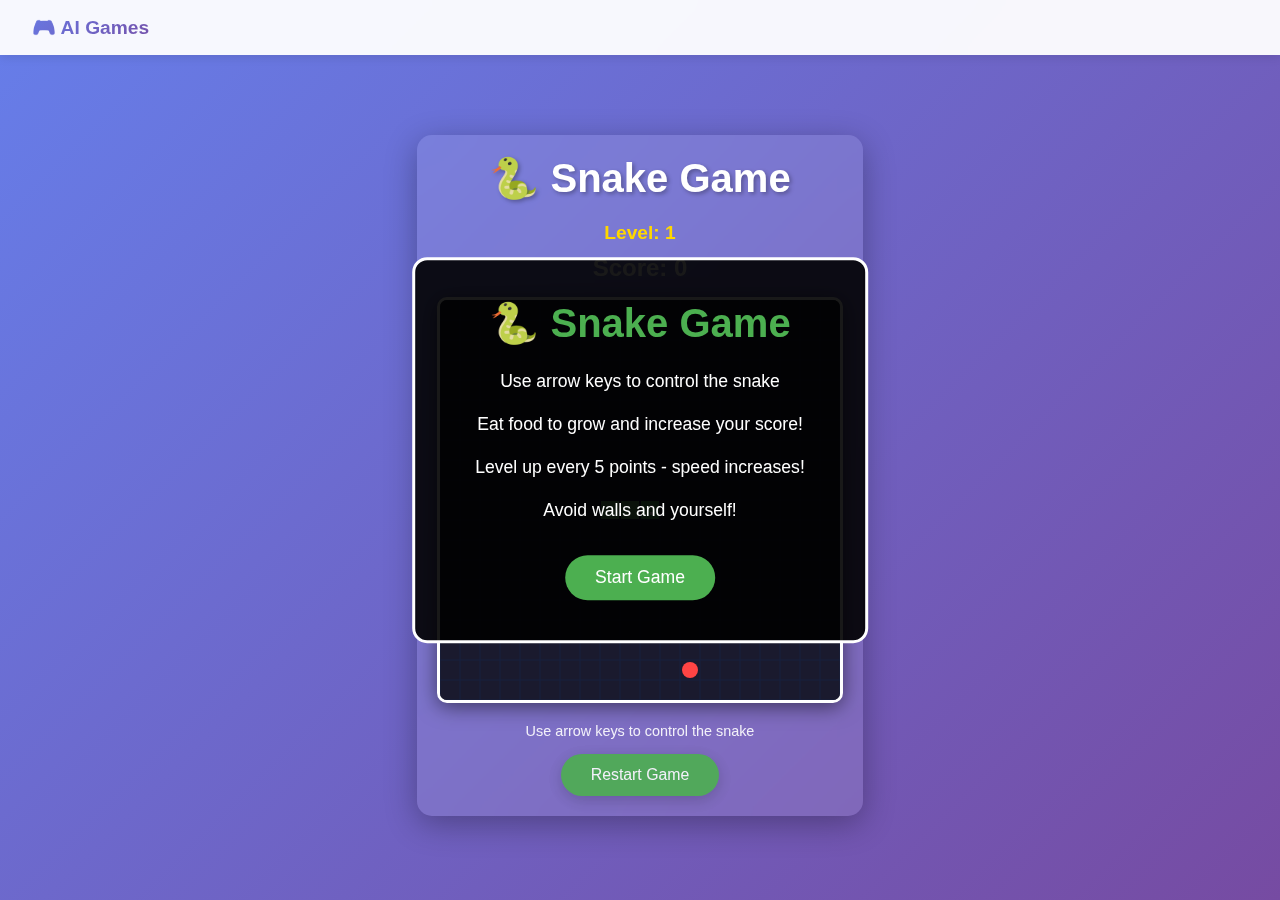
<file: snake/index.html>
<!DOCTYPE html>
<html lang="en">
<head>
    <meta charset="UTF-8">
    <meta name="viewport" content="width=device-width, initial-scale=1.0">
    <title>Snake Game</title>
    <style>
        * {
            margin: 0;
            padding: 0;
            box-sizing: border-box;
        }

        body {
            font-family: 'Arial', sans-serif;
            display: flex;
            flex-direction: column;
            justify-content: center;
            align-items: center;
            min-height: 100vh;
            background: linear-gradient(135deg, #667eea 0%, #764ba2 100%);
            color: #fff;
            padding-top: 50px;
        }

        /* Navigation Bar */
        .game-nav {
            position: fixed;
            top: 0;
            left: 0;
            right: 0;
            background: rgba(255, 255, 255, 0.95);
            backdrop-filter: blur(10px);
            box-shadow: 0 2px 10px rgba(0, 0, 0, 0.1);
            padding: 0.5rem 1rem;
            z-index: 10000;
            display: flex;
            justify-content: space-between;
            align-items: center;
        }

        .game-nav a {
            text-decoration: none;
            color: #667eea;
            font-weight: 600;
            font-size: 1.2rem;
            padding: 0.5rem 1rem;
            border-radius: 8px;
            transition: all 0.3s ease;
        }

        .game-nav a:hover {
            background: rgba(102, 126, 234, 0.1);
        }

        .game-nav .logo {
            background: linear-gradient(135deg, #667eea 0%, #764ba2 100%);
            -webkit-background-clip: text;
            -webkit-text-fill-color: transparent;
            background-clip: text;
        }

        .game-container {
            text-align: center;
            background: rgba(255, 255, 255, 0.1);
            padding: 20px;
            border-radius: 15px;
            box-shadow: 0 8px 32px rgba(0, 0, 0, 0.3);
            backdrop-filter: blur(10px);
        }

        h1 {
            margin-bottom: 20px;
            font-size: 2.5em;
            text-shadow: 2px 2px 4px rgba(0, 0, 0, 0.3);
        }

        .score {
            font-size: 1.5em;
            margin-bottom: 15px;
            font-weight: bold;
        }

        .level {
            font-size: 1.2em;
            margin-bottom: 10px;
            color: #FFD700;
            font-weight: bold;
        }

        .level-up {
            position: absolute;
            top: 30%;
            left: 50%;
            transform: translate(-50%, -50%);
            background: rgba(76, 175, 80, 0.95);
            padding: 20px 40px;
            border-radius: 15px;
            text-align: center;
            display: none;
            z-index: 200;
            border: 3px solid #fff;
            animation: levelUpPulse 0.5s ease-out;
        }

        .level-up.show {
            display: block;
        }

        @keyframes levelUpPulse {
            0% {
                transform: translate(-50%, -50%) scale(0.5);
                opacity: 0;
            }
            50% {
                transform: translate(-50%, -50%) scale(1.1);
            }
            100% {
                transform: translate(-50%, -50%) scale(1);
                opacity: 1;
            }
        }

        .level-up h3 {
            font-size: 2em;
            margin-bottom: 10px;
        }

        canvas {
            border: 3px solid #fff;
            border-radius: 10px;
            background-color: #1a1a2e;
            display: block;
            margin: 0 auto;
            box-shadow: 0 4px 20px rgba(0, 0, 0, 0.5);
        }

        .controls {
            margin-top: 20px;
            font-size: 0.9em;
            opacity: 0.9;
        }

        .button {
            background: #4CAF50;
            color: white;
            border: none;
            padding: 12px 30px;
            font-size: 1.1em;
            border-radius: 25px;
            cursor: pointer;
            margin-top: 15px;
            transition: all 0.3s ease;
            box-shadow: 0 4px 15px rgba(0, 0, 0, 0.2);
        }

        .button:hover {
            background: #45a049;
            transform: translateY(-2px);
            box-shadow: 0 6px 20px rgba(0, 0, 0, 0.3);
        }

        .button:active {
            transform: translateY(0);
        }

        .game-over {
            position: absolute;
            top: 50%;
            left: 50%;
            transform: translate(-50%, -50%);
            background: rgba(0, 0, 0, 0.9);
            padding: 30px 50px;
            border-radius: 15px;
            text-align: center;
            display: none;
            z-index: 100;
            border: 3px solid #fff;
        }

        .game-over.show {
            display: block;
        }

        .game-over h2 {
            font-size: 2em;
            margin-bottom: 15px;
            color: #ff4444;
        }

        .game-over p {
            font-size: 1.2em;
            margin-bottom: 20px;
        }

        .start-screen {
            position: absolute;
            top: 50%;
            left: 50%;
            transform: translate(-50%, -50%);
            background: rgba(0, 0, 0, 0.9);
            padding: 40px 60px;
            border-radius: 15px;
            text-align: center;
            z-index: 100;
            border: 3px solid #fff;
        }

        .start-screen.hidden {
            display: none;
        }

        .start-screen h2 {
            font-size: 2.5em;
            margin-bottom: 20px;
            color: #4CAF50;
        }

        .start-screen p {
            font-size: 1.1em;
            margin-bottom: 15px;
            line-height: 1.6;
        }

        .touch-controls {
            display: none;
            margin-top: 20px;
            grid-template-columns: repeat(3, 60px);
            grid-template-rows: repeat(3, 60px);
            gap: 5px;
            justify-content: center;
        }

        .touch-controls.show {
            display: grid;
        }

        .touch-btn {
            background: rgba(255, 255, 255, 0.2);
            border: 2px solid #fff;
            color: #fff;
            font-size: 1.5em;
            border-radius: 10px;
            cursor: pointer;
            display: flex;
            align-items: center;
            justify-content: center;
            user-select: none;
            transition: all 0.2s ease;
        }

        .touch-btn:active {
            background: rgba(255, 255, 255, 0.4);
            transform: scale(0.95);
        }

        .touch-btn.up {
            grid-column: 2;
            grid-row: 1;
        }

        .touch-btn.left {
            grid-column: 1;
            grid-row: 2;
        }

        .touch-btn.down {
            grid-column: 2;
            grid-row: 3;
        }

        .touch-btn.right {
            grid-column: 3;
            grid-row: 2;
        }

        @media (max-width: 600px) {
            .touch-controls {
                display: grid;
            }
            
            canvas {
                width: 90vw;
                height: 90vw;
            }
        }
    </style>
</head>
<body>
    <!-- Navigation Bar -->
    <nav class="game-nav">
        <a href="../index.html" class="logo">🎮 AI Games</a>
    </nav>
    <div class="game-container">
        <h1>🐍 Snake Game</h1>
        <div class="level">Level: <span id="level">1</span></div>
        <div class="score">Score: <span id="score">0</span></div>
        <canvas id="gameCanvas" width="400" height="400"></canvas>
        <div class="controls">
            <p>Use arrow keys to control the snake</p>
            <button class="button" id="restartBtn">Restart Game</button>
        </div>
        
        <!-- Touch controls for mobile -->
        <div class="touch-controls" id="touchControls">
            <button class="touch-btn up" data-direction="up">↑</button>
            <button class="touch-btn left" data-direction="left">←</button>
            <button class="touch-btn down" data-direction="down">↓</button>
            <button class="touch-btn right" data-direction="right">→</button>
        </div>
    </div>

    <!-- Start Screen -->
    <div class="start-screen" id="startScreen">
        <h2>🐍 Snake Game</h2>
        <p>Use arrow keys to control the snake</p>
        <p>Eat food to grow and increase your score!</p>
        <p>Level up every 5 points - speed increases!</p>
        <p>Avoid walls and yourself!</p>
        <button class="button" id="startBtn">Start Game</button>
    </div>

    <!-- Level Up Notification -->
    <div class="level-up" id="levelUp">
        <h3>🎉 Level Up! 🎉</h3>
        <p>Level <span id="newLevel">1</span></p>
    </div>

    <!-- Game Over Screen -->
    <div class="game-over" id="gameOver">
        <h2>Game Over!</h2>
        <p>Final Score: <span id="finalScore">0</span></p>
        <p>Level Reached: <span id="finalLevel">1</span></p>
        <button class="button" id="restartBtnOver">Play Again</button>
    </div>

    <script>
        // Game configuration
        const GRID_SIZE = 20; // 20x20 grid
        const CELL_SIZE = 20; // Each cell is 20x20 pixels
        const INITIAL_SPEED = 150; // Initial game speed in milliseconds
        const SPEED_INCREMENT = 5; // Speed increase per food eaten
        const SCORE_PER_LEVEL = 5; // Score needed to advance to next level
        const LEVEL_SPEED_BOOST = 10; // Additional speed boost when leveling up
        const MIN_PLAYTIME_MS = 60000; // Minimum playtime before game can end (1 minute)

        // Game state
        let canvas, ctx;
        let snake = [];
        let direction = { x: 1, y: 0 }; // Start moving right
        let nextDirection = { x: 1, y: 0 };
        let food = null;
        let score = 0;
        let level = 1;
        let gameSpeed = INITIAL_SPEED;
        let gameLoop = null;
        let isGameOver = false;
        let isPaused = false;
        let gameStartTime = null; // Track when game started

        // Initialize game
        function init() {
            canvas = document.getElementById('gameCanvas');
            ctx = canvas.getContext('2d');
            
            // Set up event listeners
            document.addEventListener('keydown', handleKeyPress);
            document.getElementById('restartBtn').addEventListener('click', restartGame);
            document.getElementById('restartBtnOver').addEventListener('click', restartGame);
            document.getElementById('startBtn').addEventListener('click', startGame);
            
            // Touch controls
            const touchButtons = document.querySelectorAll('.touch-btn');
            touchButtons.forEach(btn => {
                btn.addEventListener('click', () => {
                    const dir = btn.getAttribute('data-direction');
                    handleTouchDirection(dir);
                });
            });

            // Check if mobile device
            if (isMobileDevice()) {
                document.getElementById('touchControls').classList.add('show');
            }

            // Initial setup (don't start game yet)
            resetGame();
        }

        // Check if device is mobile
        function isMobileDevice() {
            return /Android|webOS|iPhone|iPad|iPod|BlackBerry|IEMobile|Opera Mini/i.test(navigator.userAgent) || 
                   (window.innerWidth <= 600);
        }

        // Start the game
        function startGame() {
            document.getElementById('startScreen').classList.add('hidden');
            isPaused = false;
            gameStartTime = Date.now(); // Record game start time
            gameLoop = setInterval(update, gameSpeed);
        }

        // Calculate level based on score
        function calculateLevel(score) {
            return Math.floor(score / SCORE_PER_LEVEL) + 1;
        }

        // Show level up notification
        function showLevelUp(newLevel) {
            document.getElementById('newLevel').textContent = newLevel;
            document.getElementById('levelUp').classList.add('show');
            
            // Hide notification after 2 seconds
            setTimeout(() => {
                document.getElementById('levelUp').classList.remove('show');
            }, 2000);
        }

        // Reset game to initial state
        function resetGame() {
            // Clear any existing game loop
            if (gameLoop) {
                clearInterval(gameLoop);
            }

            // Reset game state
            snake = [
                { x: 10, y: 10 },
                { x: 9, y: 10 },
                { x: 8, y: 10 }
            ];
            direction = { x: 1, y: 0 };
            nextDirection = { x: 1, y: 0 };
            score = 0;
            level = 1;
            gameSpeed = INITIAL_SPEED;
            isGameOver = false;
            isPaused = true;
            gameStartTime = null; // Reset start time

            // Hide game over screen and level up notification
            document.getElementById('gameOver').classList.remove('show');
            document.getElementById('levelUp').classList.remove('show');

            // Generate initial food
            generateFood();

            // Update displays
            document.getElementById('score').textContent = score;
            document.getElementById('level').textContent = level;

            // Draw initial state
            draw();
        }

        // Restart game
        function restartGame() {
            resetGame();
            document.getElementById('startScreen').classList.add('hidden');
            document.getElementById('gameOver').classList.remove('show');
            isPaused = false;
            gameStartTime = Date.now(); // Record game start time
            gameLoop = setInterval(update, gameSpeed);
        }

        // Generate food at random empty position
        function generateFood() {
            let newFood;
            do {
                newFood = {
                    x: Math.floor(Math.random() * GRID_SIZE),
                    y: Math.floor(Math.random() * GRID_SIZE)
                };
            } while (isSnakeCell(newFood.x, newFood.y));
            
            food = newFood;
        }

        // Check if a cell is part of the snake (excluding the tail since it will be removed)
        function isSnakeCell(x, y, excludeTail = false) {
            const segmentsToCheck = excludeTail ? snake.slice(0, -1) : snake;
            return segmentsToCheck.some(segment => segment.x === x && segment.y === y);
        }

        // Check if minimum playtime has passed
        function canEndGame() {
            if (!gameStartTime) return true; // If game hasn't started, allow ending (shouldn't happen)
            const elapsedTime = Date.now() - gameStartTime;
            return elapsedTime >= MIN_PLAYTIME_MS;
        }

        // Handle keyboard input
        function handleKeyPress(event) {
            if (isGameOver || isPaused) return;

            const key = event.key;
            const directions = {
                'ArrowUp': { x: 0, y: -1 },
                'ArrowDown': { x: 0, y: 1 },
                'ArrowLeft': { x: -1, y: 0 },
                'ArrowRight': { x: 1, y: 0 }
            };

            if (directions[key]) {
                // Prevent reversing direction instantly
                const newDir = directions[key];
                if (newDir.x !== -direction.x && newDir.y !== -direction.y) {
                    nextDirection = newDir;
                }
                event.preventDefault();
            }
        }

        // Handle touch direction
        function handleTouchDirection(dir) {
            if (isGameOver || isPaused) return;

            const directions = {
                'up': { x: 0, y: -1 },
                'down': { x: 0, y: 1 },
                'left': { x: -1, y: 0 },
                'right': { x: 1, y: 0 }
            };

            if (directions[dir]) {
                const newDir = directions[dir];
                if (newDir.x !== -direction.x && newDir.y !== -direction.y) {
                    nextDirection = newDir;
                }
            }
        }

        // Update game state
        function update() {
            if (isGameOver || isPaused) return;

            // Update direction
            direction = nextDirection;

            // Calculate new head position
            const head = { ...snake[0] };
            head.x += direction.x;
            head.y += direction.y;

            // Check wall collision (only end if minimum playtime has passed)
            if (head.x < 0 || head.x >= GRID_SIZE || head.y < 0 || head.y >= GRID_SIZE) {
                if (canEndGame()) {
                    endGame();
                    return;
                }
                // If minimum playtime hasn't passed, wrap around instead of ending
                if (head.x < 0) head.x = GRID_SIZE - 1;
                if (head.x >= GRID_SIZE) head.x = 0;
                if (head.y < 0) head.y = GRID_SIZE - 1;
                if (head.y >= GRID_SIZE) head.y = 0;
            }

            // Check self collision (exclude tail since it will be removed if no food eaten)
            // Only end if minimum playtime has passed
            if (isSnakeCell(head.x, head.y, true)) {
                if (canEndGame()) {
                    endGame();
                    return;
                }
                // If minimum playtime hasn't passed, ignore collision and continue
            }

            // Add new head
            snake.unshift(head);

            // Check if food is eaten
            if (head.x === food.x && head.y === food.y) {
                score++;
                document.getElementById('score').textContent = score;
                
                // Check for level up
                const newLevel = calculateLevel(score);
                if (newLevel > level) {
                    level = newLevel;
                    document.getElementById('level').textContent = level;
                    showLevelUp(level);
                    
                    // Additional speed boost on level up
                    gameSpeed = Math.max(50, gameSpeed - LEVEL_SPEED_BOOST);
                } else {
                    // Normal speed increase per food
                    gameSpeed = Math.max(50, gameSpeed - SPEED_INCREMENT);
                }
                
                // Update game loop with new speed
                clearInterval(gameLoop);
                gameLoop = setInterval(update, gameSpeed);
                
                // Generate new food
                generateFood();
            } else {
                // Remove tail if no food eaten
                snake.pop();
            }

            // Draw updated state
            draw();
        }

        // End game
        function endGame() {
            isGameOver = true;
            clearInterval(gameLoop);
            
            document.getElementById('finalScore').textContent = score;
            document.getElementById('finalLevel').textContent = level;
            document.getElementById('gameOver').classList.add('show');
        }

        // Draw game on canvas
        function draw() {
            // Clear canvas
            ctx.fillStyle = '#1a1a2e';
            ctx.fillRect(0, 0, canvas.width, canvas.height);

            // Draw grid (optional, for visual reference)
            ctx.strokeStyle = '#16213e';
            ctx.lineWidth = 1;
            for (let i = 0; i <= GRID_SIZE; i++) {
                ctx.beginPath();
                ctx.moveTo(i * CELL_SIZE, 0);
                ctx.lineTo(i * CELL_SIZE, canvas.height);
                ctx.stroke();
                ctx.beginPath();
                ctx.moveTo(0, i * CELL_SIZE);
                ctx.lineTo(canvas.width, i * CELL_SIZE);
                ctx.stroke();
            }

            // Draw snake
            snake.forEach((segment, index) => {
                ctx.fillStyle = index === 0 ? '#4CAF50' : '#66BB6A'; // Head is darker green
                ctx.fillRect(
                    segment.x * CELL_SIZE + 1,
                    segment.y * CELL_SIZE + 1,
                    CELL_SIZE - 2,
                    CELL_SIZE - 2
                );
                
                // Add eyes to head
                if (index === 0) {
                    ctx.fillStyle = '#fff';
                    const eyeSize = 3;
                    const eyeOffset = 5;
                    if (direction.x === 1) { // Moving right
                        ctx.fillRect(segment.x * CELL_SIZE + eyeOffset + 5, segment.y * CELL_SIZE + 5, eyeSize, eyeSize);
                        ctx.fillRect(segment.x * CELL_SIZE + eyeOffset + 5, segment.y * CELL_SIZE + 12, eyeSize, eyeSize);
                    } else if (direction.x === -1) { // Moving left
                        ctx.fillRect(segment.x * CELL_SIZE + eyeOffset, segment.y * CELL_SIZE + 5, eyeSize, eyeSize);
                        ctx.fillRect(segment.x * CELL_SIZE + eyeOffset, segment.y * CELL_SIZE + 12, eyeSize, eyeSize);
                    } else if (direction.y === -1) { // Moving up
                        ctx.fillRect(segment.x * CELL_SIZE + 5, segment.y * CELL_SIZE + eyeOffset, eyeSize, eyeSize);
                        ctx.fillRect(segment.x * CELL_SIZE + 12, segment.y * CELL_SIZE + eyeOffset, eyeSize, eyeSize);
                    } else if (direction.y === 1) { // Moving down
                        ctx.fillRect(segment.x * CELL_SIZE + 5, segment.y * CELL_SIZE + eyeOffset + 5, eyeSize, eyeSize);
                        ctx.fillRect(segment.x * CELL_SIZE + 12, segment.y * CELL_SIZE + eyeOffset + 5, eyeSize, eyeSize);
                    }
                }
            });

            // Draw food
            ctx.fillStyle = '#ff4444';
            ctx.beginPath();
            ctx.arc(
                food.x * CELL_SIZE + CELL_SIZE / 2,
                food.y * CELL_SIZE + CELL_SIZE / 2,
                CELL_SIZE / 2 - 2,
                0,
                2 * Math.PI
            );
            ctx.fill();
        }

        // Initialize when page loads
        window.addEventListener('load', init);
    </script>
</body>
</html>
</file>
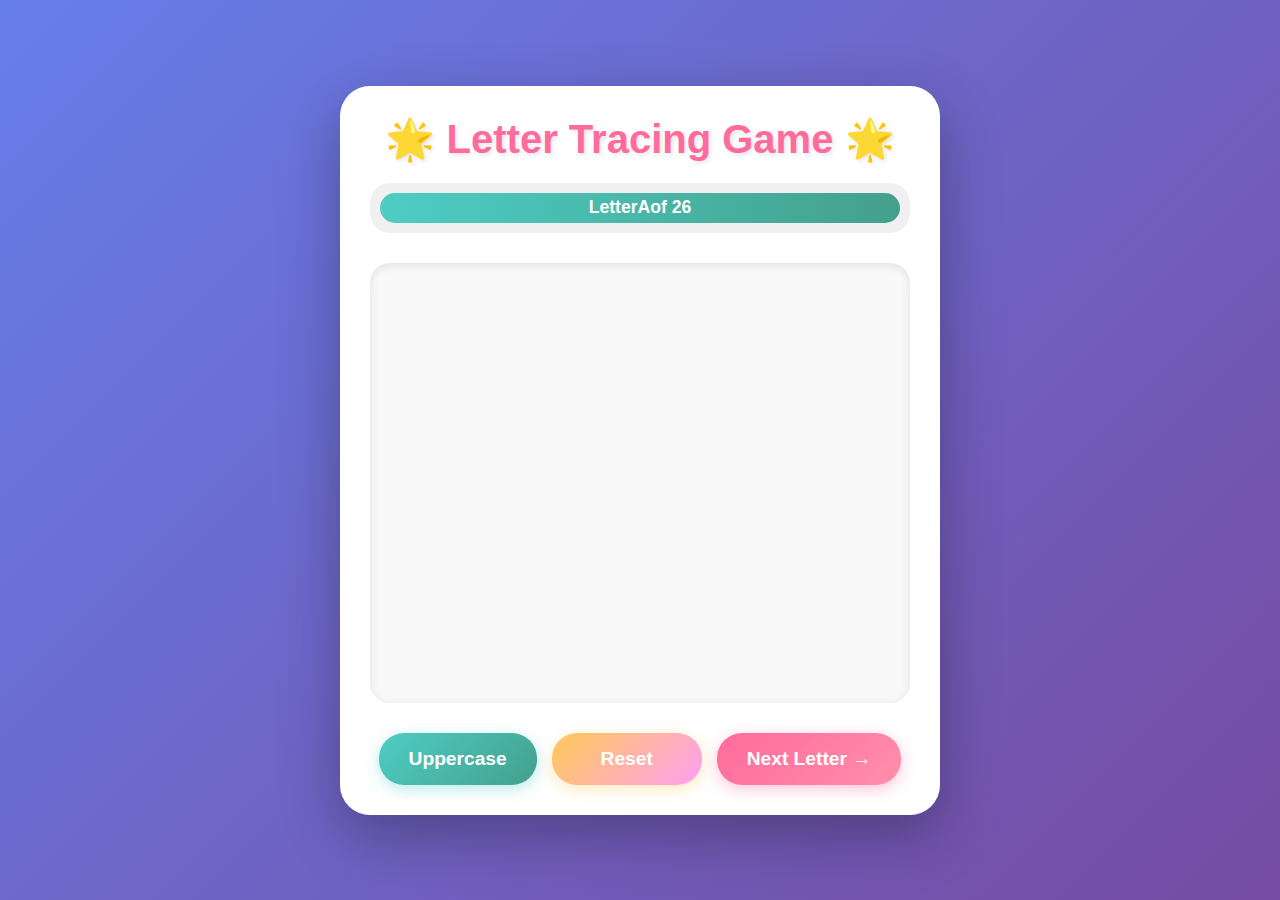
<file: tracing/index.html>
<!DOCTYPE html>
<html lang="en">
<head>
    <meta charset="UTF-8">
    <meta name="viewport" content="width=device-width, initial-scale=1.0">
    <title>Letter Tracing Game</title>
    <style>
        * {
            margin: 0;
            padding: 0;
            box-sizing: border-box;
        }

        body {
            font-family: 'Comic Sans MS', 'Arial Rounded MT Bold', Arial, sans-serif;
            background: linear-gradient(135deg, #667eea 0%, #764ba2 100%);
            min-height: 100vh;
            display: flex;
            flex-direction: column;
            align-items: center;
            justify-content: center;
            padding: 20px;
            overflow-x: hidden;
        }

        .container {
            background: white;
            border-radius: 30px;
            padding: 30px;
            box-shadow: 0 20px 60px rgba(0, 0, 0, 0.3);
            max-width: 600px;
            width: 100%;
            text-align: center;
        }

        h1 {
            color: #ff6b9d;
            font-size: 2.5em;
            margin-bottom: 10px;
            text-shadow: 2px 2px 4px rgba(0, 0, 0, 0.1);
        }

        .progress-container {
            margin: 20px 0;
            background: #f0f0f0;
            border-radius: 20px;
            padding: 10px;
            position: relative;
        }

        .progress-bar {
            background: linear-gradient(90deg, #4ecdc4, #44a08d);
            height: 30px;
            border-radius: 15px;
            transition: width 0.3s ease;
            display: flex;
            align-items: center;
            justify-content: center;
            color: white;
            font-weight: bold;
            font-size: 1.1em;
        }

        .canvas-container {
            position: relative;
            margin: 30px auto;
            background: #f9f9f9;
            border-radius: 20px;
            padding: 20px;
            box-shadow: inset 0 2px 10px rgba(0, 0, 0, 0.1);
        }

        #tracingCanvas {
            display: block;
            margin: 0 auto;
            cursor: crosshair;
            touch-action: none;
            border-radius: 10px;
        }

        .controls {
            display: flex;
            gap: 15px;
            justify-content: center;
            flex-wrap: wrap;
            margin-top: 20px;
        }

        button {
            background: linear-gradient(135deg, #ff6b9d, #ff8fab);
            color: white;
            border: none;
            padding: 15px 30px;
            font-size: 1.2em;
            border-radius: 25px;
            cursor: pointer;
            font-family: inherit;
            font-weight: bold;
            box-shadow: 0 4px 15px rgba(255, 107, 157, 0.4);
            transition: all 0.3s ease;
            min-width: 150px;
        }

        button:hover {
            transform: translateY(-2px);
            box-shadow: 0 6px 20px rgba(255, 107, 157, 0.6);
        }

        button:active {
            transform: translateY(0);
        }

        button:disabled {
            background: #ccc;
            cursor: not-allowed;
            box-shadow: none;
        }

        .toggle-btn {
            background: linear-gradient(135deg, #4ecdc4, #44a08d);
            box-shadow: 0 4px 15px rgba(78, 205, 196, 0.4);
        }

        .toggle-btn:hover {
            box-shadow: 0 6px 20px rgba(78, 205, 196, 0.6);
        }

        .reset-btn {
            background: linear-gradient(135deg, #feca57, #ff9ff3);
            box-shadow: 0 4px 15px rgba(254, 202, 87, 0.4);
        }

        .reset-btn:hover {
            box-shadow: 0 6px 20px rgba(254, 202, 87, 0.6);
        }

        .success-message {
            position: absolute;
            top: 50%;
            left: 50%;
            transform: translate(-50%, -50%);
            font-size: 3em;
            color: #4ecdc4;
            font-weight: bold;
            pointer-events: none;
            opacity: 0;
            transition: opacity 0.3s ease;
            z-index: 10;
        }

        .success-message.show {
            opacity: 1;
            animation: bounce 0.6s ease;
        }

        @keyframes bounce {
            0%, 100% { transform: translate(-50%, -50%) scale(1); }
            50% { transform: translate(-50%, -50%) scale(1.2); }
        }

        /* Star animation for success */
        .star {
            position: absolute;
            color: #ffd700;
            font-size: 2em;
            pointer-events: none;
            animation: sparkle 1s ease-out forwards;
        }

        @keyframes sparkle {
            0% {
                opacity: 1;
                transform: scale(0) rotate(0deg);
            }
            100% {
                opacity: 0;
                transform: scale(1.5) rotate(360deg);
            }
        }

        @media (max-width: 600px) {
            h1 {
                font-size: 2em;
            }
            
            #tracingCanvas {
                width: 100%;
                height: auto;
            }
            
            button {
                padding: 12px 20px;
                font-size: 1em;
                min-width: 120px;
            }
        }
    </style>
</head>
<body>
    <div class="container">
        <h1>🌟 Letter Tracing Game 🌟</h1>
        
        <div class="progress-container">
            <div class="progress-bar" id="progressBar">
                Letter <span id="currentLetter">A</span> of 26
            </div>
        </div>

        <div class="canvas-container">
            <canvas id="tracingCanvas" width="400" height="400"></canvas>
            <div class="success-message" id="successMessage">✨ Great Job! ✨</div>
        </div>

        <div class="controls">
            <button class="toggle-btn" id="caseToggle">Uppercase</button>
            <button class="reset-btn" id="resetBtn">Reset</button>
            <button id="nextBtn">Next Letter →</button>
        </div>
    </div>

    <script>
        // Game state
        const canvas = document.getElementById('tracingCanvas');
        const ctx = canvas.getContext('2d');
        const progressBar = document.getElementById('progressBar');
        const currentLetterSpan = document.getElementById('currentLetter');
        const successMessage = document.getElementById('successMessage');
        const caseToggle = document.getElementById('caseToggle');
        const resetBtn = document.getElementById('resetBtn');
        const nextBtn = document.getElementById('nextBtn');

        let currentLetterIndex = 0;
        let isUppercase = true;
        let isDrawing = false;
        let tracedPath = [];
        let letterPath = [];
        let isComplete = false;
        let canvasSize = 400;

        // Adjust canvas size for mobile
        function resizeCanvas() {
            const container = canvas.parentElement;
            const maxWidth = Math.min(400, container.clientWidth - 40);
            canvasSize = maxWidth;
            canvas.width = canvasSize;
            canvas.height = canvasSize;
            drawLetter();
        }

        window.addEventListener('resize', resizeCanvas);
        resizeCanvas();

        // Letters array
        const letters = 'ABCDEFGHIJKLMNOPQRSTUVWXYZ';

        // Initialize game
        function init() {
            drawLetter();
            updateProgress();
        }

        // Draw the letter as a dotted outline
        function drawLetter() {
            ctx.clearRect(0, 0, canvas.width, canvas.height);
            
            const letter = isUppercase 
                ? letters[currentLetterIndex] 
                : letters[currentLetterIndex].toLowerCase();
            
            // Set up text style
            ctx.font = `bold ${canvasSize * 0.6}px Arial`;
            ctx.textAlign = 'center';
            ctx.textBaseline = 'middle';
            
            // Create path for the letter
            letterPath = [];
            ctx.save();
            
            // Draw letter outline using stroke
            ctx.strokeStyle = '#ff6b9d';
            ctx.lineWidth = canvasSize * 0.08;
            ctx.lineCap = 'round';
            ctx.lineJoin = 'round';
            
            // Create a path for the letter
            const path = new Path2D();
            path.addText(letter, {
                x: canvas.width / 2,
                y: canvas.height / 2,
                font: `bold ${canvasSize * 0.6}px Arial`,
                textAlign: 'center',
                textBaseline: 'middle'
            });
            
            // Draw as dotted line
            ctx.setLineDash([canvasSize * 0.02, canvasSize * 0.02]);
            ctx.stroke(path);
            ctx.setLineDash([]);
            
            // Store letter path for collision detection
            // We'll use a simpler approach: create an image data for the letter
            storeLetterPath(letter);
            
            // Draw user's traced path
            if (tracedPath.length > 0) {
                ctx.strokeStyle = '#4ecdc4';
                ctx.lineWidth = canvasSize * 0.06;
                ctx.lineCap = 'round';
                ctx.lineJoin = 'round';
                
                ctx.beginPath();
                ctx.moveTo(tracedPath[0].x, tracedPath[0].y);
                for (let i = 1; i < tracedPath.length; i++) {
                    ctx.lineTo(tracedPath[i].x, tracedPath[i].y);
                }
                ctx.stroke();
            }
            
            ctx.restore();
        }

        // Store letter path for collision detection
        function storeLetterPath(letter) {
            // Create a temporary canvas to get the letter's pixel data
            const tempCanvas = document.createElement('canvas');
            tempCanvas.width = canvas.width;
            tempCanvas.height = canvas.height;
            const tempCtx = tempCanvas.getContext('2d');
            
            tempCtx.font = `bold ${canvasSize * 0.6}px Arial`;
            tempCtx.textAlign = 'center';
            tempCtx.textBaseline = 'middle';
            tempCtx.fillStyle = 'black';
            tempCtx.fillText(letter, canvas.width / 2, canvas.height / 2);
            
            letterPath = tempCtx.getImageData(0, 0, canvas.width, canvas.height);
        }

        // Check if point is on the letter
        function isPointOnLetter(x, y) {
            if (!letterPath) return false;
            
            const pixelX = Math.floor(x);
            const pixelY = Math.floor(y);
            
            if (pixelX < 0 || pixelX >= canvas.width || pixelY < 0 || pixelY >= canvas.height) {
                return false;
            }
            
            const index = (pixelY * canvas.width + pixelX) * 4;
            const alpha = letterPath.data[index + 3];
            
            return alpha > 128; // Threshold for detecting the letter
        }

        // Get mouse/touch position relative to canvas
        function getEventPos(e) {
            const rect = canvas.getBoundingClientRect();
            const scaleX = canvas.width / rect.width;
            const scaleY = canvas.height / rect.height;
            
            if (e.touches) {
                return {
                    x: (e.touches[0].clientX - rect.left) * scaleX,
                    y: (e.touches[0].clientY - rect.top) * scaleY
                };
            } else {
                return {
                    x: (e.clientX - rect.left) * scaleX,
                    y: (e.clientY - rect.top) * scaleY
                };
            }
        }

        // Start drawing
        function startDrawing(e) {
            e.preventDefault();
            if (isComplete) return;
            
            isDrawing = true;
            const pos = getEventPos(e);
            tracedPath = [pos];
            drawLetter();
        }

        // Continue drawing
        function continueDrawing(e) {
            e.preventDefault();
            if (!isDrawing || isComplete) return;
            
            const pos = getEventPos(e);
            tracedPath.push(pos);
            
            // Check if we're tracing over the letter
            if (isPointOnLetter(pos.x, pos.y)) {
                checkCompletion();
            }
            
            drawLetter();
        }

        // Stop drawing
        function stopDrawing(e) {
            e.preventDefault();
            if (!isDrawing) return;
            
            isDrawing = false;
            checkCompletion();
        }

        // Check if tracing is complete
        function checkCompletion() {
            if (isComplete || tracedPath.length < 10) return;
            
            // Count how many points are on the letter
            let pointsOnLetter = 0;
            const sampleSize = Math.min(50, tracedPath.length);
            const step = Math.floor(tracedPath.length / sampleSize);
            
            for (let i = 0; i < tracedPath.length; i += step) {
                if (isPointOnLetter(tracedPath[i].x, tracedPath[i].y)) {
                    pointsOnLetter++;
                }
            }
            
            // If at least 30% of sampled points are on the letter, consider it complete
            const coverage = pointsOnLetter / sampleSize;
            if (coverage >= 0.3) {
                completeTracing();
            }
        }

        // Complete tracing with animation
        function completeTracing() {
            isComplete = true;
            successMessage.classList.add('show');
            
            // Create sparkle stars
            createSparkles();
            
            // Hide success message after animation
            setTimeout(() => {
                successMessage.classList.remove('show');
            }, 2000);
            
            // Enable next button
            nextBtn.disabled = false;
        }

        // Create sparkle animation
        function createSparkles() {
            const container = canvas.parentElement;
            const numStars = 15;
            
            for (let i = 0; i < numStars; i++) {
                const star = document.createElement('div');
                star.className = 'star';
                star.textContent = '⭐';
                
                const angle = (Math.PI * 2 * i) / numStars;
                const radius = canvasSize * 0.4;
                const x = canvas.width / 2 + Math.cos(angle) * radius;
                const y = canvas.height / 2 + Math.sin(angle) * radius;
                
                star.style.left = (x / canvas.width * 100) + '%';
                star.style.top = (y / canvas.height * 100) + '%';
                
                container.appendChild(star);
                
                setTimeout(() => {
                    star.remove();
                }, 1000);
            }
        }

        // Update progress bar
        function updateProgress() {
            const progress = ((currentLetterIndex + 1) / 26) * 100;
            progressBar.style.width = progress + '%';
            currentLetterSpan.textContent = letters[currentLetterIndex];
        }

        // Reset current letter
        function resetLetter() {
            tracedPath = [];
            isComplete = false;
            isDrawing = false;
            nextBtn.disabled = true;
            successMessage.classList.remove('show');
            drawLetter();
        }

        // Move to next letter
        function nextLetter() {
            if (currentLetterIndex < 25) {
                currentLetterIndex++;
            } else {
                // Completed all letters - restart
                currentLetterIndex = 0;
            }
            resetLetter();
            updateProgress();
        }

        // Toggle uppercase/lowercase
        function toggleCase() {
            isUppercase = !isUppercase;
            caseToggle.textContent = isUppercase ? 'Uppercase' : 'Lowercase';
            resetLetter();
        }

        // Event listeners
        canvas.addEventListener('mousedown', startDrawing);
        canvas.addEventListener('mousemove', continueDrawing);
        canvas.addEventListener('mouseup', stopDrawing);
        canvas.addEventListener('mouseleave', stopDrawing);

        canvas.addEventListener('touchstart', startDrawing, { passive: false });
        canvas.addEventListener('touchmove', continueDrawing, { passive: false });
        canvas.addEventListener('touchend', stopDrawing, { passive: false });
        canvas.addEventListener('touchcancel', stopDrawing, { passive: false });

        resetBtn.addEventListener('click', resetLetter);
        nextBtn.addEventListener('click', nextLetter);
        caseToggle.addEventListener('click', toggleCase);

        // Initialize the game
        init();
    </script>
</body>
</html>
</file>
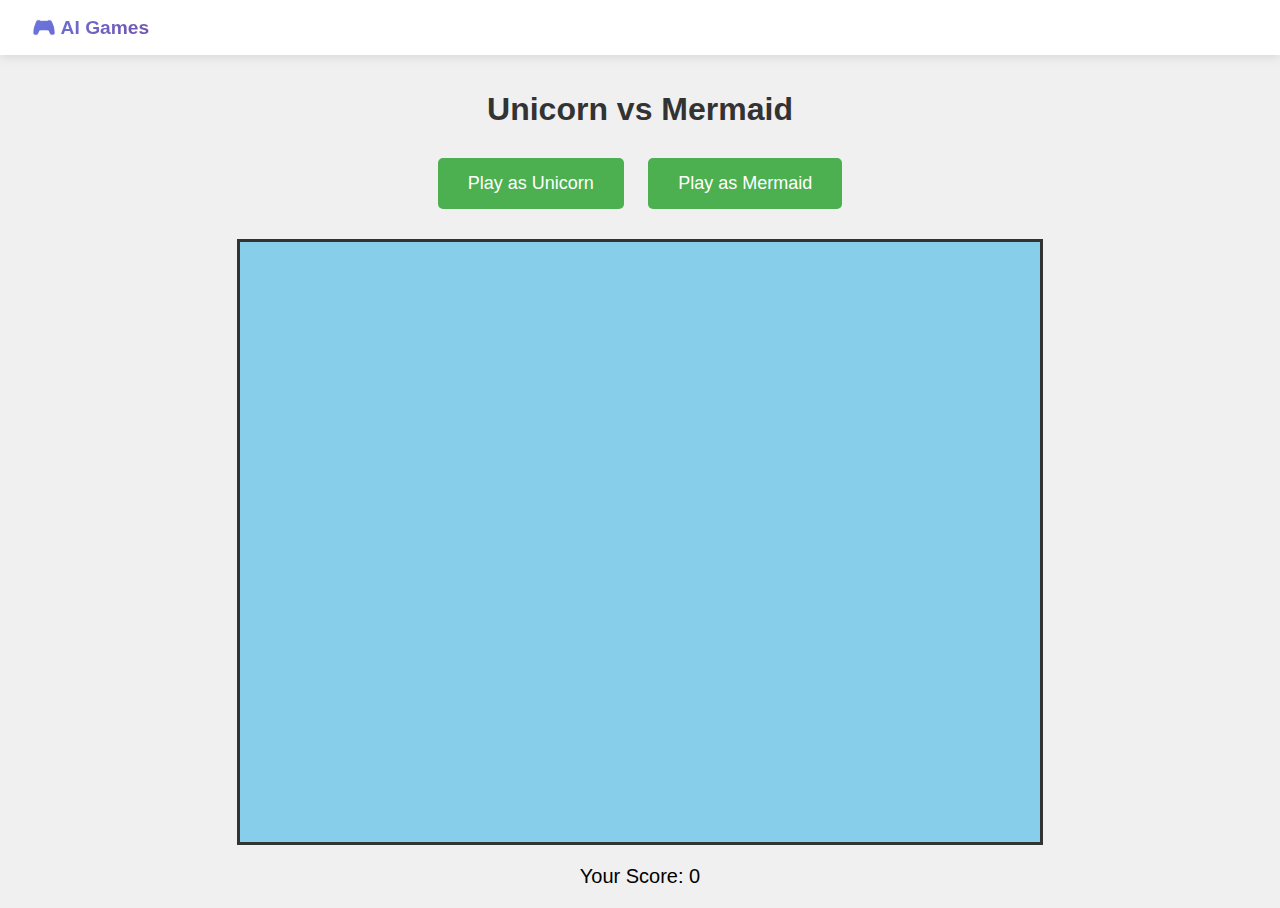
<file: unicornandmermaid/index.html>
<!DOCTYPE html>
<html lang="en">
<head>
    <meta charset="UTF-8">
    <meta name="viewport" content="width=device-width, initial-scale=1.0">
    <title>Unicorn vs Mermaid</title>
    <style>
        body {
            margin: 0;
            padding: 20px;
            padding-top: 70px;
            font-family: Arial, sans-serif;
            display: flex;
            flex-direction: column;
            align-items: center;
            background-color: #f0f0f0;
        }

        /* Navigation Bar */
        .game-nav {
            position: fixed;
            top: 0;
            left: 0;
            right: 0;
            background: rgba(255, 255, 255, 0.95);
            backdrop-filter: blur(10px);
            box-shadow: 0 2px 10px rgba(0, 0, 0, 0.1);
            padding: 0.5rem 1rem;
            z-index: 10000;
            display: flex;
            justify-content: space-between;
            align-items: center;
        }

        .game-nav a {
            text-decoration: none;
            color: #667eea;
            font-weight: 600;
            font-size: 1.2rem;
            padding: 0.5rem 1rem;
            border-radius: 8px;
            transition: all 0.3s ease;
        }

        .game-nav a:hover {
            background: rgba(102, 126, 234, 0.1);
        }

        .game-nav .logo {
            background: linear-gradient(135deg, #667eea 0%, #764ba2 100%);
            -webkit-background-clip: text;
            -webkit-text-fill-color: transparent;
            background-clip: text;
        }

        h1 {
            color: #333;
            margin-bottom: 20px;
        }

        #gameContainer {
            position: relative;
        }

        #gameCanvas {
            border: 3px solid #333;
            display: block;
            background-color: #87CEEB; /* Default sky blue */
        }

        #menu {
            text-align: center;
            margin-bottom: 20px;
        }

        button {
            padding: 15px 30px;
            font-size: 18px;
            margin: 10px;
            cursor: pointer;
            border: none;
            border-radius: 5px;
            background-color: #4CAF50;
            color: white;
            transition: background-color 0.3s;
        }

        button:hover {
            background-color: #45a049;
        }

        #scoreBoard {
            margin-top: 20px;
            font-size: 20px;
            text-align: center;
        }

        #gameOver {
            position: absolute;
            top: 50%;
            left: 50%;
            transform: translate(-50%, -50%);
            background-color: rgba(0, 0, 0, 0.8);
            color: white;
            padding: 30px;
            border-radius: 10px;
            text-align: center;
            display: none;
        }

        #gameOver h2 {
            margin-top: 0;
        }
    </style>
</head>
<body>
    <!-- Navigation Bar -->
    <nav class="game-nav">
        <a href="../index.html" class="logo">🎮 AI Games</a>
    </nav>
    <h1>Unicorn vs Mermaid</h1>
    
    <div id="menu">
        <button id="playUnicorn">Play as Unicorn</button>
        <button id="playMermaid">Play as Mermaid</button>
    </div>

    <div id="gameContainer">
        <canvas id="gameCanvas" width="800" height="600"></canvas>
        <div id="gameOver">
            <h2>Game Over!</h2>
            <p id="finalScore"></p>
            <button onclick="location.reload()">Play Again</button>
        </div>
    </div>

    <div id="scoreBoard">
        <div>Your Score: <span id="playerScore">0</span></div>
    </div>

    <script>
        // Get canvas and context
        const canvas = document.getElementById('gameCanvas');
        const ctx = canvas.getContext('2d');

        // Game state variables
        let gameState = 'menu'; // 'menu', 'playing', 'gameOver'
        let playerType = null; // 'unicorn' or 'mermaid'
        let playerScore = 0;
        let gameSpeed = 2; // How fast the game scrolls

        // Player object
        const player = {
            x: 100, // Fixed horizontal position
            y: 300, // Vertical position (changes when jumping)
            width: 60,
            height: 60,
            velocityY: 0, // Vertical speed
            gravity: 0.5, // Gravity strength
            jumpPower: -12, // Jump strength (negative = up)
            onGround: false
        };

        // Arrays to store collectibles and enemies
        let collectibles = [];
        let enemies = [];
        let confetti = []; // Array to store confetti particles
        let rainbows = []; // Array to store rainbow effects
        let clouds = []; // Array to store cloud effects

        // Mermaid image (Ariel)
        const mermaidImage = new Image();
        mermaidImage.src = 'ariel.png'; // Ariel mermaid image
        let mermaidImageLoaded = false;
        mermaidImage.onload = function() {
            mermaidImageLoaded = true;
        };
        mermaidImage.onerror = function() {
            // Try alternative names if first one fails
            if (mermaidImage.src.indexOf('ariel.png') !== -1) {
                mermaidImage.src = 'mermaid.png';
            } else if (mermaidImage.src.indexOf('mermaid.png') !== -1) {
                mermaidImage.src = 'mermaid-ariel.png';
            } else {
                console.warn('Mermaid image not found. Using fallback drawing.');
                mermaidImageLoaded = false;
            }
        };


        // Game settings based on player type
        const gameSettings = {
            unicorn: {
                bgColor: '#87CEEB', // Sky blue
                playerColor: '#FFFFFF', // White
                collectibleColor: '#FFD700', // Yellow (stars)
                enemyColor: '#FF0000', // Red
                collectibleType: 'star'
            },
            mermaid: {
                bgColor: '#1E90FF', // Ocean blue
                playerColor: '#0000FF', // Blue
                collectibleColor: '#FFFFFF', // White (pearls)
                enemyColor: '#800080', // Purple
                collectibleType: 'pearl'
            }
        };

        // Initialize game when button is clicked
        document.getElementById('playUnicorn').addEventListener('click', () => {
            startGame('unicorn');
        });

        document.getElementById('playMermaid').addEventListener('click', () => {
            startGame('mermaid');
        });

        // Start the game
        function startGame(type) {
            playerType = type;
            gameState = 'playing';
            playerScore = 0;
            collectibles = [];
            enemies = [];
            confetti = []; // Clear confetti when starting new game
            rainbows = []; // Clear rainbows when starting new game
            clouds = []; // Clear clouds when starting new game
            player.y = canvas.height / 2;
            player.velocityY = 0;
            
            // Hide menu buttons
            document.getElementById('menu').style.display = 'none';
            
            // Start game loop
            gameLoop();
        }

        // Handle click/tap to jump
        canvas.addEventListener('click', () => {
            if (gameState === 'playing') {
                player.velocityY = player.jumpPower;
            }
        });

        // Handle keyboard spacebar for jump
        document.addEventListener('keydown', (e) => {
            if (e.code === 'Space' && gameState === 'playing') {
                e.preventDefault();
                player.velocityY = player.jumpPower;
            }
        });

        // Create a new collectible
        function createCollectible() {
            collectibles.push({
                x: canvas.width + 50,
                y: Math.random() * (canvas.height - 100) + 50,
                radius: 15,
                collected: false
            });
        }

        // Create a new enemy
        function createEnemy() {
            enemies.push({
                x: canvas.width + 50,
                y: Math.random() * (canvas.height - 100) + 50,
                width: 40,
                height: 40
            });
        }

        // Create confetti particles at a specific position
        function createConfetti(x, y) {
            const colors = ['#FFD700', '#FF6B6B', '#4ECDC4', '#45B7D1', '#FFA07A', '#98D8C8', '#F7DC6F', '#BB8FCE'];
            const particleCount = 15; // Number of confetti pieces
            
            for (let i = 0; i < particleCount; i++) {
                confetti.push({
                    x: x,
                    y: y,
                    vx: (Math.random() - 0.5) * 6, // Random horizontal velocity
                    vy: (Math.random() - 0.5) * 6 - 2, // Random vertical velocity (upward bias)
                    color: colors[Math.floor(Math.random() * colors.length)],
                    size: Math.random() * 4 + 3, // Random size between 3-7
                    rotation: Math.random() * Math.PI * 2, // Random rotation
                    rotationSpeed: (Math.random() - 0.5) * 0.2, // Rotation speed
                    gravity: 0.15 // Gravity effect
                });
            }
        }

        // Create a rainbow effect
        function createRainbow() {
            rainbows.push({
                x: canvas.width + 100, // Start off screen to the right
                y: Math.random() * (canvas.height - 200) + 100, // Random vertical position
                width: 200, // Width of rainbow
                height: 80, // Height of rainbow
                speed: 1.5, // Movement speed
                opacity: 0.7 // Transparency
            });
        }

        // Create a cloud
        function createCloud() {
            const size = Math.random() * 40 + 60; // Random size between 60-100
            clouds.push({
                x: canvas.width + 50, // Start off screen to the right
                y: Math.random() * (canvas.height - 150) + 50, // Random vertical position
                size: size, // Cloud size
                speed: Math.random() * 0.5 + 0.5, // Random slow speed (0.5-1.0)
                opacity: Math.random() * 0.3 + 0.5 // Random opacity (0.5-0.8)
            });
        }

        // Check collision between two rectangles
        function checkCollision(rect1, rect2) {
            return rect1.x < rect2.x + rect2.width &&
                   rect1.x + rect1.width > rect2.x &&
                   rect1.y < rect2.y + rect2.height &&
                   rect1.y + rect1.height > rect2.y;
        }

        // Check collision between rectangle and circle
        function checkCollisionCircleRect(circle, rect) {
            const closestX = Math.max(rect.x, Math.min(circle.x, rect.x + rect.width));
            const closestY = Math.max(rect.y, Math.min(circle.y, rect.y + rect.height));
            const distanceX = circle.x - closestX;
            const distanceY = circle.y - closestY;
            return (distanceX * distanceX + distanceY * distanceY) < (circle.radius * circle.radius);
        }

        // Update game logic
        function update() {
            if (gameState !== 'playing') return;

            // Apply gravity to player
            player.velocityY += player.gravity;
            player.y += player.velocityY;

            // Keep player on screen (top and bottom boundaries)
            if (player.y < 0) {
                player.y = 0;
                player.velocityY = 0;
            }
            if (player.y + player.height > canvas.height) {
                player.y = canvas.height - player.height;
                player.velocityY = 0;
                player.onGround = true;
            } else {
                player.onGround = false;
            }

            // Move collectibles from right to left
            for (let i = collectibles.length - 1; i >= 0; i--) {
                collectibles[i].x -= gameSpeed;

                // Check if player collected it
                if (!collectibles[i].collected && 
                    checkCollisionCircleRect(collectibles[i], player)) {
                    collectibles[i].collected = true;
                    playerScore += 10;
                    // Create confetti at collection point
                    createConfetti(collectibles[i].x, collectibles[i].y);
                    collectibles.splice(i, 1);
                    continue;
                }

                // Remove if off screen
                if (collectibles[i].x + collectibles[i].radius < 0) {
                    collectibles.splice(i, 1);
                }
            }

            // Move enemies from right to left (only for mermaid)
            if (playerType === 'mermaid') {
                for (let i = enemies.length - 1; i >= 0; i--) {
                    enemies[i].x -= gameSpeed;

                    // Check collision with player
                    if (checkCollision(player, enemies[i])) {
                        endGame();
                        return;
                    }

                    // Remove if off screen
                    if (enemies[i].x + enemies[i].width < 0) {
                        enemies.splice(i, 1);
                    }
                }
            }

            // Randomly spawn collectibles
            if (Math.random() < 0.02) {
                createCollectible();
            }

            // Randomly spawn enemies (only for mermaid, less frequently)
            if (playerType === 'mermaid' && Math.random() < 0.01) {
                createEnemy();
            }

            // Randomly spawn rainbows (only for unicorn)
            if (playerType === 'unicorn' && Math.random() < 0.003) {
                createRainbow();
            }

            // Randomly spawn clouds (for unicorn)
            if (playerType === 'unicorn' && Math.random() < 0.008) {
                createCloud();
            }

            // Update rainbow positions
            for (let i = rainbows.length - 1; i >= 0; i--) {
                rainbows[i].x -= rainbows[i].speed;
                // Remove if off screen
                if (rainbows[i].x + rainbows[i].width < 0) {
                    rainbows.splice(i, 1);
                }
            }

            // Update cloud positions
            for (let i = clouds.length - 1; i >= 0; i--) {
                clouds[i].x -= clouds[i].speed;
                // Remove if off screen
                if (clouds[i].x + clouds[i].size * 2 < 0) {
                    clouds.splice(i, 1);
                }
            }

            // Update confetti particles
            for (let i = confetti.length - 1; i >= 0; i--) {
                const particle = confetti[i];
                // Apply gravity
                particle.vy += particle.gravity;
                // Update position
                particle.x += particle.vx;
                particle.y += particle.vy;
                // Update rotation
                particle.rotation += particle.rotationSpeed;
                // Remove if off screen or too far down
                if (particle.x < -10 || particle.x > canvas.width + 10 || 
                    particle.y > canvas.height + 10) {
                    confetti.splice(i, 1);
                }
            }

            // Update score display
            document.getElementById('playerScore').textContent = playerScore;
        }

        // Draw unicorn figure (matching the attached image exactly)
        function drawUnicorn(x, y) {
            const centerX = x + player.width / 2;
            const centerY = y + player.height / 2;
            
            // Save context for transformations
            ctx.save();
            
            // Draw body (white)
            ctx.fillStyle = '#FFFFFF'; // White
            ctx.beginPath();
            ctx.ellipse(centerX, centerY + 5, 28, 22, 0, 0, Math.PI * 2);
            ctx.fill();
            
            // Draw head (white)
            ctx.beginPath();
            ctx.ellipse(centerX - 12, centerY - 8, 16, 14, -0.2, 0, Math.PI * 2);
            ctx.fill();
            
            // Draw muzzle (light pink)
            ctx.fillStyle = '#FFB6C1'; // Light pink
            ctx.beginPath();
            ctx.ellipse(centerX - 20, centerY - 5, 6, 5, -0.2, 0, Math.PI * 2);
            ctx.fill();
            
            // Draw ear (pointed, white outer with purple inner)
            ctx.fillStyle = '#FFFFFF'; // White
            ctx.beginPath();
            ctx.moveTo(centerX - 5, centerY - 20);
            ctx.lineTo(centerX - 12, centerY - 28);
            ctx.lineTo(centerX - 2, centerY - 22);
            ctx.closePath();
            ctx.fill();
            
            // Inner ear (purple)
            ctx.fillStyle = '#800080'; // Deep purple
            ctx.beginPath();
            ctx.moveTo(centerX - 6, centerY - 21);
            ctx.lineTo(centerX - 10, centerY - 26);
            ctx.lineTo(centerX - 3, centerY - 22);
            ctx.closePath();
            ctx.fill();
            
            // Draw horn (golden, pointed, curving slightly upwards)
            ctx.fillStyle = '#FFD700'; // Gold
            ctx.beginPath();
            ctx.moveTo(centerX - 6, centerY - 22);
            ctx.lineTo(centerX - 8, centerY - 32);
            ctx.lineTo(centerX - 4, centerY - 32);
            ctx.closePath();
            ctx.fill();
            
            // Draw mane (pink and magenta shades, layered and vibrant)
            const maneColors = ['#FF69B4', '#FF1493', '#DC143C', '#C71585', '#FF69B4', '#FF1493']; // Pink and magenta shades
            const maneYStart = centerY - 15;
            const maneXStart = centerX - 20;
            
            for (let i = 0; i < maneColors.length; i++) {
                ctx.fillStyle = maneColors[i];
                ctx.beginPath();
                const yPos = maneYStart - (i * 3);
                ctx.moveTo(maneXStart, yPos);
                ctx.quadraticCurveTo(maneXStart - 10, yPos - 6, maneXStart - 4, yPos - 10);
                ctx.quadraticCurveTo(maneXStart - 12, yPos - 14, maneXStart - 6, yPos - 18);
                ctx.quadraticCurveTo(maneXStart - 8, yPos - 16, maneXStart - 2, yPos - 12);
                ctx.quadraticCurveTo(maneXStart, yPos - 8, maneXStart, yPos);
                ctx.closePath();
                ctx.fill();
            }
            
            // Draw tail (deep magenta/purple with bright yellow section at top)
            // Yellow section at top
            ctx.fillStyle = '#FFD700'; // Bright yellow
            ctx.beginPath();
            ctx.moveTo(centerX + 22, centerY + 8);
            ctx.quadraticCurveTo(centerX + 25, centerY + 10, centerX + 24, centerY + 14);
            ctx.quadraticCurveTo(centerX + 22, centerY + 12, centerX + 20, centerY + 10);
            ctx.closePath();
            ctx.fill();
            
            // Deep magenta/purple tail
            ctx.fillStyle = '#8B008B'; // Deep magenta
            ctx.beginPath();
            ctx.moveTo(centerX + 20, centerY + 10);
            ctx.quadraticCurveTo(centerX + 28, centerY + 15, centerX + 26, centerY + 22);
            ctx.quadraticCurveTo(centerX + 30, centerY + 28, centerX + 28, centerY + 35);
            ctx.quadraticCurveTo(centerX + 25, centerY + 32, centerX + 22, centerY + 28);
            ctx.quadraticCurveTo(centerX + 20, centerY + 22, centerX + 18, centerY + 18);
            ctx.quadraticCurveTo(centerX + 19, centerY + 14, centerX + 20, centerY + 10);
            ctx.closePath();
            ctx.fill();
            
            // Draw five-pointed yellow star on flank
            ctx.fillStyle = '#FFD700'; // Yellow
            ctx.beginPath();
            const starX = centerX + 8;
            const starY = centerY + 2;
            const outerRadius = 6;
            const innerRadius = 3;
            for (let i = 0; i < 10; i++) {
                const angle = (Math.PI / 5) * i - Math.PI / 2;
                const radius = i % 2 === 0 ? outerRadius : innerRadius;
                const px = starX + Math.cos(angle) * radius;
                const py = starY + Math.sin(angle) * radius;
                if (i === 0) {
                    ctx.moveTo(px, py);
                } else {
                    ctx.lineTo(px, py);
                }
            }
            ctx.closePath();
            ctx.fill();
            
            // Draw legs (white)
            ctx.fillStyle = '#FFFFFF';
            // Front left leg (slightly raised for dynamic pose)
            ctx.beginPath();
            ctx.ellipse(centerX - 18, centerY + 18, 5, 10, 0.4, 0, Math.PI * 2);
            ctx.fill();
            // Front right leg
            ctx.beginPath();
            ctx.ellipse(centerX - 2, centerY + 24, 5, 12, -0.2, 0, Math.PI * 2);
            ctx.fill();
            // Back left leg
            ctx.beginPath();
            ctx.ellipse(centerX + 8, centerY + 24, 5, 12, 0.2, 0, Math.PI * 2);
            ctx.fill();
            // Back right leg
            ctx.beginPath();
            ctx.ellipse(centerX + 22, centerY + 22, 5, 12, -0.3, 0, Math.PI * 2);
            ctx.fill();
            
            // Draw deep purple hooves (all four)
            ctx.fillStyle = '#800080'; // Deep purple
            ctx.beginPath();
            ctx.ellipse(centerX - 18, centerY + 28, 5, 3, 0.4, 0, Math.PI * 2);
            ctx.fill();

            ctx.beginPath();
            ctx.ellipse(centerX - 2, centerY + 36, 5, 3, -0.2, 0, Math.PI * 2);
            ctx.fill();

            ctx.beginPath();
            ctx.ellipse(centerX + 8, centerY + 36, 5, 3, 0.2, 0, Math.PI * 2);
            ctx.fill();
            ctx.beginPath();
            ctx.ellipse(centerX + 22, centerY + 34, 5, 3, -0.3, 0, Math.PI * 2);
            ctx.fill();
            
            // Draw eye (dark oval with white highlight)
            ctx.fillStyle = '#000000'; // Dark
            ctx.beginPath();
            ctx.ellipse(centerX - 18, centerY - 10, 3, 4, -0.2, 0, Math.PI * 2);
            ctx.fill();
            // White highlight
            ctx.fillStyle = '#FFFFFF';
            ctx.beginPath();
            ctx.arc(centerX - 17, centerY - 11, 1, 0, Math.PI * 2);
            ctx.fill();
            
            ctx.restore();
        }

        // Draw mermaid figure using image (Ariel)
        function drawMermaid(x, y) {
            const centerX = x + player.width / 2;
            const centerY = y + player.height / 2;
            
            // Save context for transformations
            ctx.save();
            
            // If image is loaded, draw it
            if (mermaidImageLoaded && mermaidImage.complete && mermaidImage.width > 0) {
                // Calculate aspect ratio to maintain proportions
                const imageAspect = mermaidImage.width / mermaidImage.height;
                let drawWidth = player.width;
                let drawHeight = player.height;
                
                // Adjust to maintain aspect ratio
                if (imageAspect > 1) {
                    // Image is wider than tall
                    drawHeight = drawWidth / imageAspect;
                } else {
                    // Image is taller than wide
                    drawWidth = drawHeight * imageAspect;
                }
                
                // Flip image horizontally
                ctx.translate(centerX, centerY);
                ctx.scale(-1, 1);
                ctx.translate(-centerX, -centerY);
                
                // Center the image
                const drawX = x + (player.width - drawWidth) / 2;
                const drawY = y + (player.height - drawHeight) / 2;
                
                // Draw the image
                ctx.drawImage(
                    mermaidImage,
                    drawX,
                    drawY,
                    drawWidth,
                    drawHeight
                );
            } else {
                // Fallback: draw simple placeholder if image not loaded
                ctx.fillStyle = '#0000FF';
                ctx.fillRect(x, y, player.width, player.height);
                ctx.fillStyle = '#FFFFFF';
                ctx.font = '12px Arial';
                ctx.textAlign = 'center';
                ctx.fillText('Ariel', centerX, centerY);
            }
            
            ctx.restore();
        }

        // Draw cloud (fluffy white cloud made of circles)
        function drawCloud(x, y, size, opacity) {
            ctx.save();
            ctx.globalAlpha = opacity;
            ctx.fillStyle = '#FFFFFF'; // White
            
            // Draw cloud using multiple overlapping circles for a fluffy effect
            const circles = [
                { cx: x, cy: y, radius: size * 0.6 },
                { cx: x - size * 0.4, cy: y, radius: size * 0.5 },
                { cx: x + size * 0.4, cy: y, radius: size * 0.5 },
                { cx: x - size * 0.2, cy: y - size * 0.2, radius: size * 0.4 },
                { cx: x + size * 0.2, cy: y - size * 0.2, radius: size * 0.4 }
            ];
            
            for (let circle of circles) {
                ctx.beginPath();
                ctx.arc(circle.cx, circle.cy, circle.radius, 0, Math.PI * 2);
                ctx.fill();
            }
            
            ctx.restore();
        }

        // Draw rainbow arc
        function drawRainbow(x, y, width, height, opacity) {
            ctx.save();
            ctx.globalAlpha = opacity;
            
            // Rainbow colors from outer to inner
            const rainbowColors = [
                '#FF0000', // Red
                '#FF7F00', // Orange
                '#FFFF00', // Yellow
                '#00FF00', // Green
                '#0000FF', // Blue
                '#4B0082', // Indigo
                '#9400D3'  // Violet
            ];
            
            const centerX = x + width / 2;
            const centerY = y + height;
            const maxRadius = height;
            
            // Draw each color band as an arc
            for (let i = 0; i < rainbowColors.length; i++) {
                const radius = maxRadius - (i * (maxRadius / rainbowColors.length));
                const lineWidth = maxRadius / rainbowColors.length;
                
                ctx.strokeStyle = rainbowColors[i];
                ctx.lineWidth = lineWidth;
                ctx.beginPath();
                ctx.arc(centerX, centerY, radius, Math.PI, 0, false); // Top half circle
                ctx.stroke();
            }
            
            ctx.restore();
        }

        // Draw everything on canvas
        function draw() {
            const settings = gameSettings[playerType] || gameSettings.unicorn;

            // Clear canvas and set background
            ctx.fillStyle = settings.bgColor;
            ctx.fillRect(0, 0, canvas.width, canvas.height);

            if (gameState !== 'playing') return;

            // Draw collectibles (circles)
            ctx.fillStyle = settings.collectibleColor;
            for (let collectible of collectibles) {
                if (!collectible.collected) {
                    ctx.beginPath();
                    ctx.arc(collectible.x, collectible.y, collectible.radius, 0, Math.PI * 2);
                    ctx.fill();
                }
            }

            // Draw enemies (squares) - only for mermaid
            if (playerType === 'mermaid') {
                ctx.fillStyle = settings.enemyColor;
                for (let enemy of enemies) {
                    ctx.fillRect(enemy.x, enemy.y, enemy.width, enemy.height);
                }
            }

            // Draw clouds (only for unicorn)
            if (playerType === 'unicorn') {
                for (let cloud of clouds) {
                    drawCloud(cloud.x, cloud.y, cloud.size, cloud.opacity);
                }
            }

            // Draw rainbows (only for unicorn)
            if (playerType === 'unicorn') {
                for (let rainbow of rainbows) {
                    drawRainbow(rainbow.x, rainbow.y, rainbow.width, rainbow.height, rainbow.opacity);
                }
            }

            // Draw confetti particles
            for (let particle of confetti) {
                ctx.save();
                ctx.translate(particle.x, particle.y);
                ctx.rotate(particle.rotation);
                ctx.fillStyle = particle.color;
                // Draw confetti as a small rectangle
                ctx.fillRect(-particle.size / 2, -particle.size / 2, particle.size, particle.size);
                ctx.restore();
            }

            // Draw player figure
            if (playerType === 'unicorn') {
                drawUnicorn(player.x, player.y);
            } else if (playerType === 'mermaid') {
                drawMermaid(player.x, player.y);
            }
        }

        // End the game
        function endGame() {
            gameState = 'gameOver';
            document.getElementById('finalScore').textContent = 
                `Final Score: ${playerScore}`;
            document.getElementById('gameOver').style.display = 'block';
        }

        // Main game loop
        function gameLoop() {
            update();
            draw();
            
            if (gameState === 'playing') {
                requestAnimationFrame(gameLoop);
            }
        }

        // Initial draw (menu state)
        draw();
    </script>
</body>
</html>

</html>
</file>
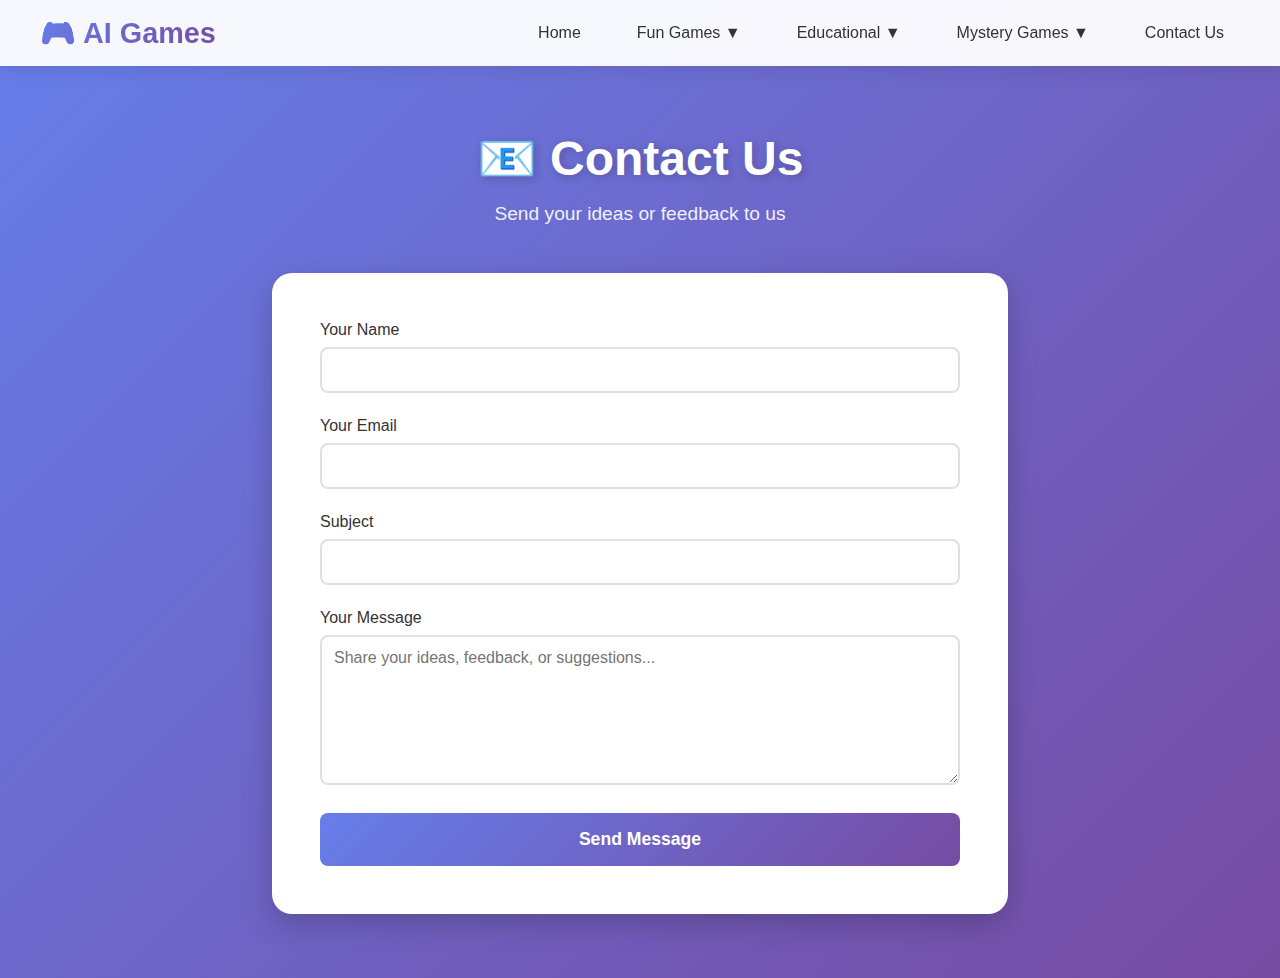
<file: contact.html>
<!DOCTYPE html>
<html lang="en">
<head>
    <meta charset="UTF-8">
    <meta name="viewport" content="width=device-width, initial-scale=1.0">
    <title>Contact Us - AI Games</title>
    <style>
        * {
            margin: 0;
            padding: 0;
            box-sizing: border-box;
        }

        body {
            font-family: -apple-system, BlinkMacSystemFont, 'Segoe UI', Roboto, Oxygen, Ubuntu, Cantarell, sans-serif;
            background: linear-gradient(135deg, #667eea 0%, #764ba2 100%);
            min-height: 100vh;
            color: #333;
        }

        /* Navigation Bar */
        nav {
            background: rgba(255, 255, 255, 0.95);
            backdrop-filter: blur(10px);
            box-shadow: 0 2px 20px rgba(0, 0, 0, 0.1);
            padding: 1rem 2rem;
            position: sticky;
            top: 0;
            z-index: 1000;
        }

        .nav-container {
            max-width: 1200px;
            margin: 0 auto;
            display: flex;
            justify-content: space-between;
            align-items: center;
        }

        .logo {
            font-size: 1.8rem;
            font-weight: bold;
            background: linear-gradient(135deg, #667eea 0%, #764ba2 100%);
            -webkit-background-clip: text;
            -webkit-text-fill-color: transparent;
            background-clip: text;
            text-decoration: none;
        }

        .nav-links {
            display: flex;
            gap: 1.5rem;
            list-style: none;
            align-items: center;
        }

        .nav-links > li {
            position: relative;
        }

        .nav-links a {
            text-decoration: none;
            color: #333;
            font-weight: 500;
            padding: 0.5rem 1rem;
            border-radius: 8px;
            transition: all 0.3s ease;
            position: relative;
            display: block;
        }

        .nav-links a:hover {
            background: linear-gradient(135deg, #667eea 0%, #764ba2 100%);
            color: white;
            transform: translateY(-2px);
        }

        /* Dropdown Menu */
        .dropdown {
            position: relative;
        }

        .dropdown-content {
            display: none;
            position: absolute;
            top: 100%;
            left: 0;
            background: white;
            min-width: 200px;
            box-shadow: 0 8px 16px rgba(0, 0, 0, 0.2);
            border-radius: 8px;
            margin-top: 0.5rem;
            padding: 0.5rem 0;
            z-index: 1000;
        }

        .dropdown:hover .dropdown-content {
            display: block;
        }

        .dropdown-content a {
            padding: 0.75rem 1.5rem;
            display: block;
            color: #333;
            border-radius: 0;
        }

        .dropdown-content a:hover {
            background: linear-gradient(135deg, #667eea 0%, #764ba2 100%);
            color: white;
            transform: none;
        }

        /* Main Content */
        .container {
            max-width: 800px;
            margin: 0 auto;
            padding: 4rem 2rem;
        }

        .hero {
            text-align: center;
            color: white;
            margin-bottom: 3rem;
        }

        .hero h1 {
            font-size: 3rem;
            margin-bottom: 1rem;
            text-shadow: 2px 2px 10px rgba(0, 0, 0, 0.2);
        }

        .hero p {
            font-size: 1.2rem;
            opacity: 0.9;
        }

        /* Contact Form */
        .contact-form {
            background: white;
            border-radius: 20px;
            padding: 3rem;
            box-shadow: 0 10px 30px rgba(0, 0, 0, 0.2);
        }

        .form-group {
            margin-bottom: 1.5rem;
        }

        .form-group label {
            display: block;
            margin-bottom: 0.5rem;
            color: #333;
            font-weight: 500;
        }

        .form-group input,
        .form-group textarea {
            width: 100%;
            padding: 0.75rem;
            border: 2px solid #e0e0e0;
            border-radius: 8px;
            font-size: 1rem;
            font-family: inherit;
            transition: border-color 0.3s ease;
        }

        .form-group input:focus,
        .form-group textarea:focus {
            outline: none;
            border-color: #667eea;
        }

        .form-group textarea {
            resize: vertical;
            min-height: 150px;
        }

        .submit-btn {
            background: linear-gradient(135deg, #667eea 0%, #764ba2 100%);
            color: white;
            border: none;
            padding: 1rem 2rem;
            font-size: 1.1rem;
            font-weight: 600;
            border-radius: 8px;
            cursor: pointer;
            width: 100%;
            transition: transform 0.3s ease, box-shadow 0.3s ease;
        }

        .submit-btn:hover {
            transform: translateY(-2px);
            box-shadow: 0 5px 20px rgba(102, 126, 234, 0.4);
        }

        .submit-btn:active {
            transform: translateY(0);
        }

        .submit-btn:disabled {
            opacity: 0.6;
            cursor: not-allowed;
            transform: none;
        }

        .message {
            padding: 1rem;
            border-radius: 8px;
            margin-bottom: 1.5rem;
            text-align: center;
            display: none;
        }

        .message.success {
            background: #d4edda;
            color: #155724;
            border: 1px solid #c3e6cb;
            display: block;
        }

        .message.error {
            background: #f8d7da;
            color: #721c24;
            border: 1px solid #f5c6cb;
            display: block;
        }

        /* Mobile Menu Toggle */
        .menu-toggle {
            display: none;
            flex-direction: column;
            cursor: pointer;
            gap: 5px;
        }

        .menu-toggle span {
            width: 25px;
            height: 3px;
            background: #333;
            border-radius: 3px;
            transition: all 0.3s ease;
        }

        /* Responsive Design */
        @media (max-width: 768px) {
            .menu-toggle {
                display: flex;
            }

            .nav-links {
                position: fixed;
                top: 70px;
                left: 0;
                right: 0;
                background: rgba(255, 255, 255, 0.98);
                flex-direction: column;
                padding: 2rem;
                gap: 1rem;
                box-shadow: 0 5px 20px rgba(0, 0, 0, 0.1);
                transform: translateX(-100%);
                transition: transform 0.3s ease;
                max-height: calc(100vh - 70px);
                overflow-y: auto;
            }

            .nav-links.active {
                transform: translateX(0);
            }

            .dropdown-content {
                position: static;
                display: block;
                box-shadow: none;
                margin-top: 0.5rem;
                padding-left: 1rem;
                background: rgba(102, 126, 234, 0.1);
            }

            .dropdown-content a {
                padding: 0.5rem 1rem;
            }

            .hero h1 {
                font-size: 2rem;
            }

            .contact-form {
                padding: 2rem 1.5rem;
            }
        }
    </style>
</head>
<body>
    <!-- Navigation Bar -->
    <nav>
        <div class="nav-container">
            <a href="index.html" class="logo">🎮 AI Games</a>
            <ul class="nav-links" id="navLinks">
                <li><a href="index.html">Home</a></li>
                <li class="dropdown">
                    <a href="#">Fun Games ▼</a>
                    <div class="dropdown-content">
                        <a href="catgame/index.html">Cat Game</a>
                        <a href="catsanddogs/index.html">Cats and Dogs</a>
                        <a href="unicornandmermaid/index.html">Unicorn and Mermaid</a>
                        <a href="snake/index.html">Snake Game</a>
                    </div>
                </li>
                <li class="dropdown">
                    <a href="#">Educational ▼</a>
                    <div class="dropdown-content">
                        <a href="drawinggame/index.html">Drawing Game</a>
                        <a href="tracing/index.html">Tracing</a>
                    </div>
                </li>
                <li class="dropdown">
                    <a href="#">Mystery Games ▼</a>
                    <div class="dropdown-content">
                        <a href="escaperoom/escape-room.html">Escape Room</a>
                    </div>
                </li>
                <li><a href="contact.html">Contact Us</a></li>
            </ul>
            <div class="menu-toggle" id="menuToggle">
                <span></span>
                <span></span>
                <span></span>
            </div>
        </div>
    </nav>

    <!-- Main Content -->
    <div class="container">
        <div class="hero">
            <h1>📧 Contact Us</h1>
            <p>Send your ideas or feedback to us</p>
        </div>

        <div class="contact-form">
            <div id="message" class="message"></div>
            
            <form id="contactForm" action="https://formsubmit.co/agna.desai@gmail.com" method="POST">
                <input type="hidden" name="_captcha" value="false">
                <input type="hidden" name="_subject" value="New message from AI Games website">
                <input type="hidden" name="_template" value="box">
                <input type="hidden" name="_next" value="">
                
                <div class="form-group">
                    <label for="name">Your Name</label>
                    <input type="text" id="name" name="name" required>
                </div>

                <div class="form-group">
                    <label for="email">Your Email</label>
                    <input type="email" id="email" name="email" required>
                </div>

                <div class="form-group">
                    <label for="subject">Subject</label>
                    <input type="text" id="subject" name="subject" required>
                </div>

                <div class="form-group">
                    <label for="message">Your Message</label>
                    <textarea id="messageText" name="message" required placeholder="Share your ideas, feedback, or suggestions..."></textarea>
                </div>

                <button type="submit" class="submit-btn" id="submitBtn">Send Message</button>
            </form>
        </div>
    </div>

    <script>
        // Mobile menu toggle
        const menuToggle = document.getElementById('menuToggle');
        const navLinks = document.getElementById('navLinks');

        menuToggle.addEventListener('click', () => {
            navLinks.classList.toggle('active');
        });

        // Close menu when clicking on a link
        navLinks.addEventListener('click', (e) => {
            if (e.target.tagName === 'A') {
                navLinks.classList.remove('active');
            }
        });

        // Form submission handling
        const contactForm = document.getElementById('contactForm');
        const messageDiv = document.getElementById('message');
        const submitBtn = document.getElementById('submitBtn');

        contactForm.addEventListener('submit', async (e) => {
            e.preventDefault();
            
            // Disable submit button
            submitBtn.disabled = true;
            submitBtn.textContent = 'Sending...';

            // Get form data
            const formData = new FormData(contactForm);
            
            try {
                const response = await fetch(contactForm.action, {
                    method: 'POST',
                    body: formData,
                    headers: {
                        'Accept': 'application/json'
                    }
                });

                if (response.ok) {
                    messageDiv.className = 'message success';
                    messageDiv.textContent = 'Thank you! Your message has been sent successfully.';
                    contactForm.reset();
                } else {
                    const data = await response.json();
                    throw new Error(data.error || 'Form submission failed');
                }
            } catch (error) {
                messageDiv.className = 'message error';
                messageDiv.textContent = 'Oops! There was a problem sending your message. Please try again later.';
                console.error('Form error:', error);
            } finally {
                submitBtn.disabled = false;
                submitBtn.textContent = 'Send Message';
            }
        });
    </script>
</body>
</html>
</file>
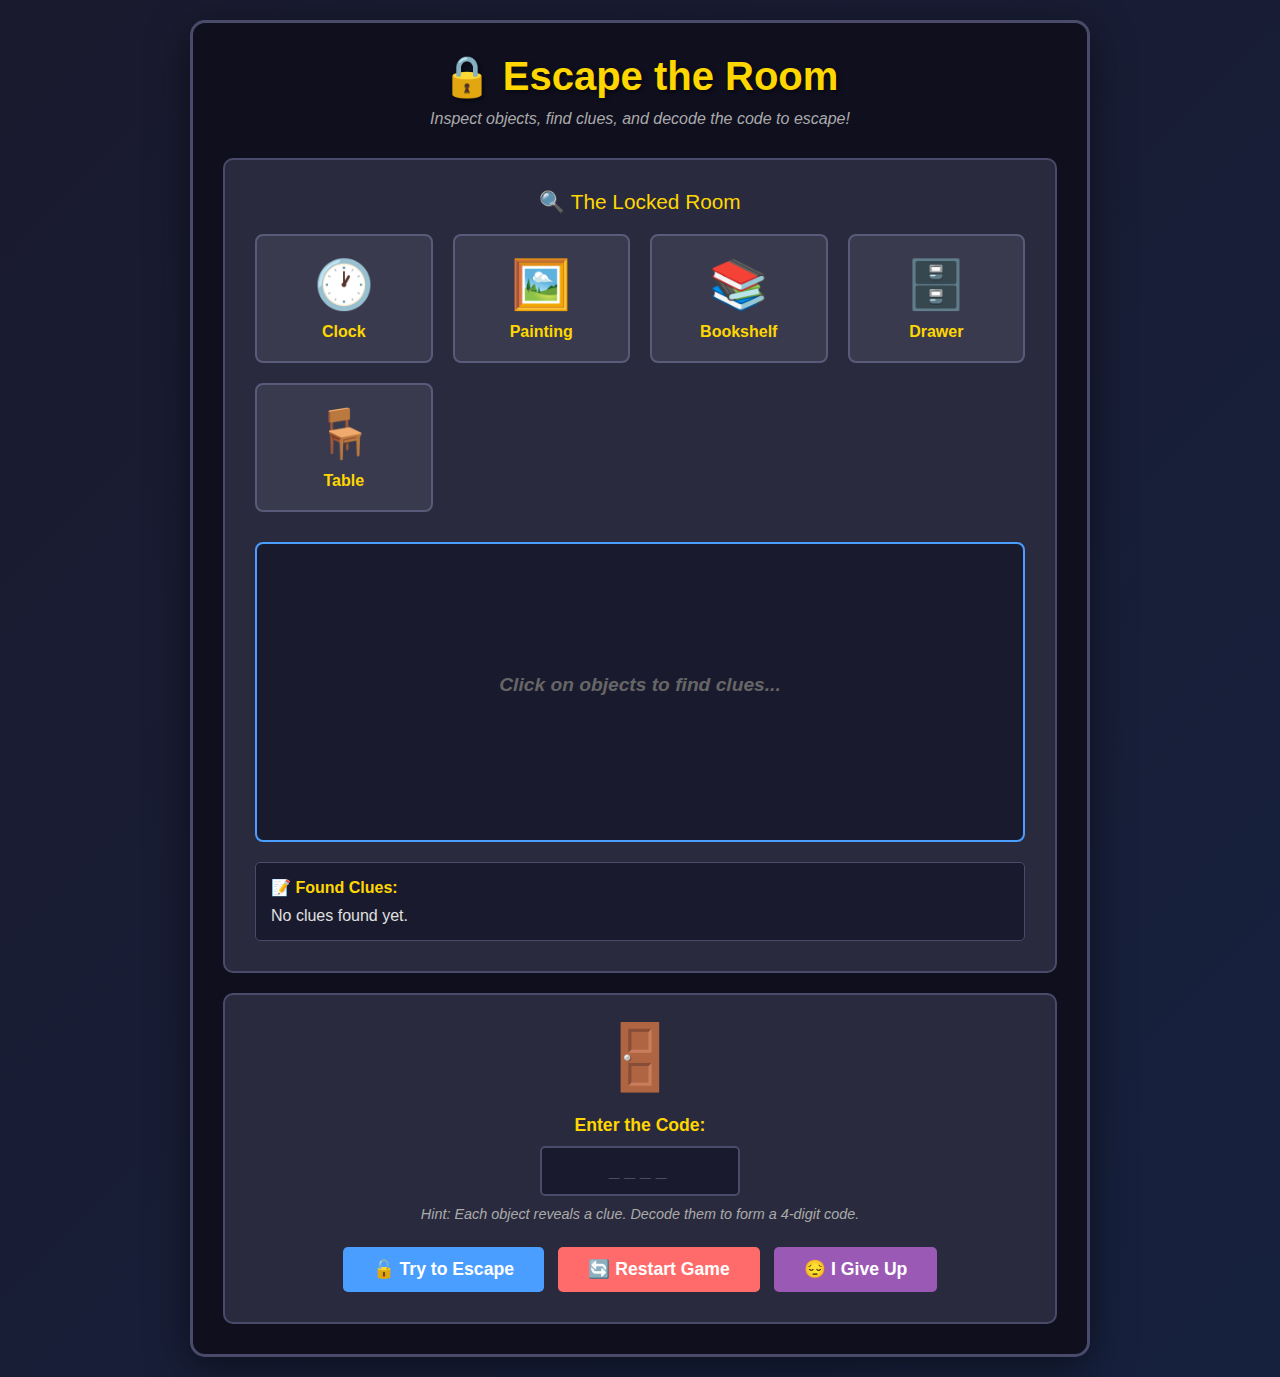
<file: escaperoom/escape-room.html>
<!DOCTYPE html>
<html lang="en">
<head>
    <meta charset="UTF-8">
    <meta name="viewport" content="width=device-width, initial-scale=1.0">
    <title>Escape the Room</title>
    <style>
        * {
            margin: 0;
            padding: 0;
            box-sizing: border-box;
        }

        body {
            font-family: 'Segoe UI', Tahoma, Geneva, Verdana, sans-serif;
            background: linear-gradient(135deg, #1a1a2e 0%, #16213e 100%);
            color: #e0e0e0;
            min-height: 100vh;
            display: flex;
            justify-content: center;
            align-items: center;
            padding: 20px;
        }

        .game-container {
            background: #0f0f1e;
            border: 3px solid #4a4a6a;
            border-radius: 15px;
            padding: 30px;
            max-width: 900px;
            width: 100%;
            box-shadow: 0 10px 40px rgba(0, 0, 0, 0.5);
        }

        h1 {
            text-align: center;
            color: #ffd700;
            margin-bottom: 10px;
            text-shadow: 2px 2px 4px rgba(0, 0, 0, 0.5);
            font-size: 2.5em;
        }

        .subtitle {
            text-align: center;
            color: #aaa;
            margin-bottom: 30px;
            font-style: italic;
        }

        .room {
            background: #2a2a3e;
            border: 2px solid #4a4a6a;
            border-radius: 10px;
            padding: 30px;
            margin-bottom: 20px;
            min-height: 400px;
            position: relative;
        }

        .room-title {
            text-align: center;
            color: #ffd700;
            margin-bottom: 20px;
            font-size: 1.3em;
        }

        .objects-grid {
            display: grid;
            grid-template-columns: repeat(auto-fit, minmax(150px, 1fr));
            gap: 20px;
            margin-bottom: 30px;
        }

        .object {
            background: #3a3a4e;
            border: 2px solid #5a5a7a;
            border-radius: 8px;
            padding: 20px;
            text-align: center;
            cursor: pointer;
            transition: all 0.3s ease;
            position: relative;
        }

        .object:hover {
            background: #4a4a6a;
            border-color: #ffd700;
            transform: translateY(-5px);
            box-shadow: 0 5px 15px rgba(255, 215, 0, 0.3);
        }

        .object:active {
            transform: translateY(-2px);
        }

        .object.inspected {
            border-color: #4a9eff;
            background: #2a4a6e;
        }

        .object-icon {
            font-size: 3em;
            margin-bottom: 10px;
        }

        .object-name {
            font-weight: bold;
            color: #ffd700;
        }

        .clue-display {
            background: #1a1a2e;
            border: 2px solid #4a9eff;
            border-radius: 8px;
            padding: 20px;
            margin-bottom: 20px;
            min-height: 300px;
            display: flex;
            flex-direction: column;
            align-items: center;
            justify-content: center;
        }

        .clue-text {
            color: #4a9eff;
            font-size: 1.2em;
            text-align: center;
            font-weight: bold;
            margin-bottom: 15px;
        }

        .clue-text.empty {
            color: #666;
            font-style: italic;
        }

        /* Digital Clock Styles */
        .clock-container {
            width: 280px;
            height: 120px;
            border: 4px solid #4a4a6a;
            border-radius: 15px;
            background: #1a1a2e;
            position: relative;
            margin: 20px auto;
            padding: 20px;
            box-shadow: inset 0 0 20px rgba(0, 0, 0, 0.5);
        }

        .digital-clock {
            font-family: 'Courier New', monospace;
            font-size: 4em;
            color: #00ff00;
            text-align: center;
            line-height: 1;
            text-shadow: 0 0 10px #00ff00, 0 0 20px #00ff00;
            font-weight: bold;
            letter-spacing: 5px;
        }

        .clock-label {
            text-align: center;
            color: #4a9eff;
            font-size: 0.9em;
            margin-top: 10px;
            font-style: italic;
        }

        /* Painting Styles */
        .painting-container {
            width: 250px;
            height: 180px;
            background: #3a3a4e;
            border: 4px solid #5a5a7a;
            padding: 15px;
            margin: 20px auto;
            display: grid;
            grid-template-columns: repeat(4, 1fr);
            grid-template-rows: repeat(3, 1fr);
            gap: 8px;
        }

        .color-box {
            border-radius: 4px;
            border: 2px solid rgba(255, 255, 255, 0.2);
        }

        /* Bookshelf Styles */
        .bookshelf-container {
            width: 280px;
            height: 150px;
            background: #3a3a4e;
            border: 4px solid #5a5a7a;
            padding: 15px;
            margin: 20px auto;
            display: flex;
            gap: 10px;
            align-items: flex-end;
        }

        .book {
            background: linear-gradient(90deg, #4a9eff, #5ab0ff);
            border: 2px solid #3a8eef;
            border-radius: 2px;
            position: relative;
        }

        .book::after {
            content: '';
            position: absolute;
            top: 0;
            left: 0;
            right: 0;
            height: 20%;
            background: rgba(0, 0, 0, 0.2);
        }

        /* Note Styles */
        .note-container {
            width: 250px;
            min-height: 150px;
            background: #ffd700;
            border: 2px solid #ffed4e;
            padding: 20px;
            margin: 20px auto;
            color: #1a1a2e;
            font-family: 'Courier New', monospace;
            font-size: 1.1em;
            line-height: 1.6;
            box-shadow: 0 4px 8px rgba(0, 0, 0, 0.3);
            position: relative;
        }

        .note-container::before {
            content: '';
            position: absolute;
            top: 0;
            left: 30px;
            width: 2px;
            height: 100%;
            background: rgba(255, 0, 0, 0.2);
        }

        /* Key Styles */
        .key-container {
            width: 100px;
            height: 100px;
            margin: 20px auto;
            position: relative;
        }

        .key-shape {
            width: 60px;
            height: 20px;
            background: #ffd700;
            border-radius: 10px;
            position: absolute;
            top: 40px;
            left: 20px;
        }

        .key-shape::before {
            content: '';
            position: absolute;
            width: 30px;
            height: 30px;
            border: 4px solid #ffd700;
            border-radius: 50%;
            top: -15px;
            left: -15px;
        }

        .key-number {
            position: absolute;
            top: 50%;
            left: 50%;
            transform: translate(-50%, -50%);
            font-size: 24px;
            font-weight: bold;
            color: #1a1a2e;
        }

        .visual-clue {
            display: none;
        }

        .visual-clue.active {
            display: block;
        }

        .exit-section {
            background: #2a2a3e;
            border: 2px solid #4a4a6a;
            border-radius: 10px;
            padding: 25px;
            text-align: center;
        }

        .door-icon {
            font-size: 4em;
            margin-bottom: 15px;
        }

        .code-input-section {
            margin: 20px 0;
        }

        .code-input-label {
            display: block;
            margin-bottom: 10px;
            color: #ffd700;
            font-weight: bold;
            font-size: 1.1em;
        }

        .code-input {
            background: #1a1a2e;
            border: 2px solid #4a4a6a;
            border-radius: 5px;
            padding: 12px;
            font-size: 1.2em;
            color: #e0e0e0;
            text-align: center;
            width: 200px;
            letter-spacing: 5px;
            font-weight: bold;
        }

        .code-input:focus {
            outline: none;
            border-color: #4a9eff;
            box-shadow: 0 0 10px rgba(74, 158, 255, 0.3);
        }

        .button {
            background: #4a9eff;
            border: none;
            border-radius: 5px;
            padding: 12px 30px;
            font-size: 1.1em;
            color: white;
            cursor: pointer;
            transition: all 0.3s ease;
            font-weight: bold;
            margin: 5px;
        }

        .button:hover {
            background: #5ab0ff;
            transform: translateY(-2px);
            box-shadow: 0 5px 15px rgba(74, 158, 255, 0.4);
        }

        .button:active {
            transform: translateY(0);
        }

        .button.restart {
            background: #ff6b6b;
        }

        .button.restart:hover {
            background: #ff7b7b;
        }

        .button.give-up {
            background: #9b59b6;
        }

        .button.give-up:hover {
            background: #a569bd;
        }

        .message {
            margin-top: 20px;
            padding: 15px;
            border-radius: 5px;
            font-size: 1.2em;
            font-weight: bold;
            text-align: center;
            min-height: 50px;
            display: flex;
            align-items: center;
            justify-content: center;
        }

        .message.success {
            background: #2d5a2d;
            color: #90ee90;
            border: 2px solid #4a9e4a;
        }

        .message.error {
            background: #5a2d2d;
            color: #ff9999;
            border: 2px solid #9e4a4a;
        }

        .message.hidden {
            display: none;
        }

        .message.reveal {
            background: #4a2d5a;
            color: #ffd700;
            border: 2px solid #9b59b6;
            font-size: 1.5em;
        }

        .hint {
            color: #aaa;
            font-size: 0.9em;
            margin-top: 10px;
            font-style: italic;
        }

        .found-clues {
            background: #1a1a2e;
            border: 1px solid #4a4a6a;
            border-radius: 5px;
            padding: 15px;
            margin-top: 20px;
        }

        .found-clues-title {
            color: #ffd700;
            margin-bottom: 10px;
            font-weight: bold;
        }

        .clue-item {
            color: #4a9eff;
            margin: 5px 0;
            padding-left: 20px;
        }

        @keyframes shake {
            0%, 100% { transform: translateX(0); }
            25% { transform: translateX(-10px); }
            75% { transform: translateX(10px); }
        }
    </style>
</head>
<body>
    <div class="game-container">
        <h1>🔒 Escape the Room</h1>
        <p class="subtitle">Inspect objects, find clues, and decode the code to escape!</p>

        <div class="room">
            <div class="room-title">🔍 The Locked Room</div>
            
            <div class="objects-grid">
                <div class="object" id="clock" onclick="inspectObject('clock')">
                    <div class="object-icon">🕐</div>
                    <div class="object-name">Clock</div>
                </div>
                
                <div class="object" id="painting" onclick="inspectObject('painting')">
                    <div class="object-icon">🖼️</div>
                    <div class="object-name">Painting</div>
                </div>
                
                <div class="object" id="bookshelf" onclick="inspectObject('bookshelf')">
                    <div class="object-icon">📚</div>
                    <div class="object-name">Bookshelf</div>
                </div>
                
                <div class="object" id="drawer" onclick="inspectObject('drawer')">
                    <div class="object-icon">🗄️</div>
                    <div class="object-name">Drawer</div>
                </div>
                
                <div class="object" id="table" onclick="inspectObject('table')">
                    <div class="object-icon">🪑</div>
                    <div class="object-name">Table</div>
                </div>
            </div>

            <div class="clue-display">
                <div class="clue-text empty" id="clueText">Click on objects to find clues...</div>
                
                <!-- Clock Visual -->
                <div class="visual-clue" id="clockVisual">
                    <div class="clock-container">
                        <div class="digital-clock">03:45</div>
                        <div class="clock-label">Digital Clock Display</div>
                    </div>
                    <p style="color: #aaa; margin-top: 10px; font-size: 0.9em;">Look carefully at the time shown...</p>
                </div>

                <!-- Painting Visual - 8 unique colors (some repeated) -->
                <div class="visual-clue" id="paintingVisual">
                    <div class="painting-container">
                        <div class="color-box" style="background: #ff6b6b;"></div>
                        <div class="color-box" style="background: #4ecdc4;"></div>
                        <div class="color-box" style="background: #45b7d1;"></div>
                        <div class="color-box" style="background: #f9ca24;"></div>
                        <div class="color-box" style="background: #6c5ce7;"></div>
                        <div class="color-box" style="background: #fd79a8;"></div>
                        <div class="color-box" style="background: #00b894;"></div>
                        <div class="color-box" style="background: #e17055;"></div>
                        <div class="color-box" style="background: #ff6b6b;"></div>
                        <div class="color-box" style="background: #4ecdc4;"></div>
                        <div class="color-box" style="background: #45b7d1;"></div>
                        <div class="color-box" style="background: #f9ca24;"></div>
                    </div>
                    <p style="color: #aaa; margin-top: 10px; font-size: 0.9em;">Count the unique colors in this painting...</p>
                </div>

                <!-- Bookshelf Visual -->
                <div class="visual-clue" id="bookshelfVisual">
                    <div class="bookshelf-container">
                        <div class="book" style="width: 40px; height: 80px;"></div>
                        <div class="book" style="width: 35px; height: 90px; background: linear-gradient(90deg, #ff6b6b, #ff7b7b); border-color: #ef5b5b;"></div>
                        <div class="book" style="width: 45px; height: 70px; background: linear-gradient(90deg, #4ecdc4, #5eddd4); border-color: #3ebcb4;"></div>
                        <div class="book" style="width: 38px; height: 85px; background: linear-gradient(90deg, #f9ca24, #fad634); border-color: #e9ba14;"></div>
                    </div>
                    <p style="color: #aaa; margin-top: 10px; font-size: 0.9em;">How many books are on this shelf?</p>
                </div>

                <!-- Drawer Note Visual -->
                <div class="visual-clue" id="drawerVisual">
                    <div class="note-container">
                        <p style="margin: 0; font-weight: bold;">Riddle:</p>
                        <p style="margin: 10px 0;">"I am a number,</p>
                        <p style="margin: 5px 0;">greater than five,</p>
                        <p style="margin: 5px 0;">less than seven,</p>
                        <p style="margin: 5px 0;">what am I?"</p>
                    </div>
                </div>

                <!-- Table Key Visual -->
                <div class="visual-clue" id="tableVisual">
                    <div class="key-container">
                        <div class="key-shape"></div>
                        <div class="key-number">2</div>
                    </div>
                    <p style="color: #aaa; margin-top: 10px; font-size: 0.9em;">A key with a number... but is this useful?</p>
                </div>
            </div>

            <div class="found-clues">
                <div class="found-clues-title">📝 Found Clues:</div>
                <div id="foundCluesList">No clues found yet.</div>
            </div>
        </div>

        <div class="exit-section">
            <div class="door-icon">🚪</div>
            <div class="code-input-section">
                <label class="code-input-label" for="codeInput">Enter the Code:</label>
                <input type="text" id="codeInput" class="code-input" placeholder="____" maxlength="4" autocomplete="off">
                <div class="hint">Hint: Each object reveals a clue. Decode them to form a 4-digit code.</div>
            </div>
            <button class="button" onclick="checkCode()">🔓 Try to Escape</button>
            <button class="button restart" onclick="restartGame()">🔄 Restart Game</button>
            <button class="button give-up" onclick="revealCode()">😔 I Give Up</button>
            <div class="message hidden" id="message"></div>
            <div class="message hidden" id="revealMessage"></div>
        </div>
    </div>

    <script>
        // Game state
        const gameState = {
            inspectedObjects: new Set(),
            foundClues: [],
            correctCode: '' // Will be generated randomly
        };

        // Available colors for painting
        const colorPalette = [
            '#ff6b6b', '#4ecdc4', '#45b7d1', '#f9ca24', '#6c5ce7', 
            '#fd79a8', '#00b894', '#e17055', '#74b9ff', '#55efc4',
            '#ffeaa7', '#a29bfe', '#fab1a0', '#fd79a8', '#e84393'
        ];

        // Riddles for drawer (answer is the digit)
        const riddles = {
            '0': { lines: ['"I am nothing,', 'yet I am something.', 'What am I?"'], hint: "The absence of everything" },
            '1': { lines: ['"I am the first,', 'the beginning, the start.', 'What am I?"'], hint: "The first counting number" },
            '2': { lines: ['"I am double of one,', 'a pair, a couple.', 'What am I?"'], hint: "One plus one equals..." },
            '3': { lines: ['"I am three,', 'a trio, a triangle has', 'this many sides. What am I?"'], hint: "Count: one, two, ..." },
            '4': { lines: ['"I am four,', 'a square has this many sides.', 'What am I?"'], hint: "Two times two equals..." },
            '5': { lines: ['"I am five,', 'half of ten, a hand has', 'this many fingers. What am I?"'], hint: "Greater than 4, less than 6" },
            '6': { lines: ['"I am a number,', 'greater than five,', 'less than seven. What am I?"'], hint: "What number is greater than 5 but less than 7?" },
            '7': { lines: ['"I am seven,', 'a week has this many days.', 'What am I?"'], hint: "Greater than 6, less than 8" },
            '8': { lines: ['"I am eight,', 'an octagon has this many sides.', 'What am I?"'], hint: "Two times four equals..." },
            '9': { lines: ['"I am nine,', 'three times three,', 'the highest single digit. What am I?"'], hint: "The last single digit" }
        };

        // Object clues - will be generated randomly
        let objectClues = {};

        /**
         * Generate a random 4-digit code
         */
        function generateRandomCode() {
            let code = '';
            for (let i = 0; i < 4; i++) {
                code += Math.floor(Math.random() * 10).toString();
            }
            return code;
        }

        /**
         * Generate random clock time based on hour digit
         */
        function generateClockTime(hourDigit) {
            const hour = hourDigit.toString().padStart(2, '0');
            const minute = Math.floor(Math.random() * 60).toString().padStart(2, '0');
            return `${hour}:${minute}`;
        }

        /**
         * Generate painting with specific number of unique colors
         */
        function generatePainting(numColors) {
            const colors = [];
            const selectedColors = [];
            
            // Select unique colors
            const shuffled = [...colorPalette].sort(() => Math.random() - 0.5);
            for (let i = 0; i < numColors; i++) {
                selectedColors.push(shuffled[i]);
            }
            
            // Create 12 boxes with some colors repeated
            for (let i = 0; i < 12; i++) {
                colors.push(selectedColors[i % numColors]);
            }
            
            // Shuffle the array
            return colors.sort(() => Math.random() - 0.5);
        }

        /**
         * Generate bookshelf with specific number of books
         */
        function generateBookshelf(numBooks) {
            const bookStyles = [
                { width: 40, height: 80, color: 'linear-gradient(90deg, #4a9eff, #5ab0ff)', border: '#3a8eef' },
                { width: 35, height: 90, color: 'linear-gradient(90deg, #ff6b6b, #ff7b7b)', border: '#ef5b5b' },
                { width: 45, height: 70, color: 'linear-gradient(90deg, #4ecdc4, #5eddd4)', border: '#3ebcb4' },
                { width: 38, height: 85, color: 'linear-gradient(90deg, #f9ca24, #fad634)', border: '#e9ba14' },
                { width: 42, height: 75, color: 'linear-gradient(90deg, #6c5ce7, #7d6df7)', border: '#5c4cd7' },
                { width: 36, height: 88, color: 'linear-gradient(90deg, #00b894, #10c8a4)', border: '#00a884' },
                { width: 44, height: 72, color: 'linear-gradient(90deg, #e17055, #f18065)', border: '#d16045' },
                { width: 39, height: 82, color: 'linear-gradient(90deg, #74b9ff, #84c9ff)', border: '#64a9ef' },
                { width: 41, height: 78, color: 'linear-gradient(90deg, #55efc4, #65ffd4)', border: '#45dfb4' }
            ];
            
            const books = [];
            for (let i = 0; i < numBooks; i++) {
                books.push(bookStyles[i % bookStyles.length]);
            }
            return books;
        }

        /**
         * Initialize game with random clues
         */
        function initializeGame() {
            // Generate random 4-digit code
            gameState.correctCode = generateRandomCode();
            const digits = gameState.correctCode.split('');
            
            // Generate red herring number (different from all code digits)
            let redHerring;
            do {
                redHerring = Math.floor(Math.random() * 10).toString();
            } while (digits.includes(redHerring));
            
            // Create object clues - each object type stays the same but values are randomized
            objectClues = {
                clock: {
                    clue: "You examine the digital clock carefully. What time does it show?",
                    visualId: "clockVisual",
                    codeDigit: digits[0],
                    description: "Clock - Look at the hour displayed",
                    hint: "The hour digit shows the first number",
                    time: generateClockTime(digits[0])
                },
                painting: {
                    clue: "A beautiful abstract painting. How many distinct colors can you see?",
                    visualId: "paintingVisual",
                    codeDigit: digits[1],
                    description: "Painting - Count the unique colors",
                    hint: "Each color box represents one color",
                    colors: generatePainting(parseInt(digits[1]))
                },
                bookshelf: {
                    clue: "The bookshelf contains several books. Count them carefully.",
                    visualId: "bookshelfVisual",
                    codeDigit: digits[2],
                    description: "Bookshelf - Count the books",
                    hint: "Look at the number of book objects",
                    books: generateBookshelf(parseInt(digits[2]))
                },
                drawer: {
                    clue: "You find a mysterious note with a riddle. Solve it to find the number.",
                    visualId: "drawerVisual",
                    codeDigit: digits[3],
                    description: "Drawer - Solve the riddle",
                    hint: riddles[digits[3]].hint,
                    riddle: riddles[digits[3]].lines
                },
                table: {
                    clue: "A key lies on the table with a number engraved. But something feels off...",
                    visualId: "tableVisual",
                    codeDigit: null,
                    description: `Table - Key with number ${redHerring} (Red Herring)`,
                    hint: "This might not be part of the code...",
                    redHerringNumber: redHerring
                }
            };
            
            // Update visual elements
            updateVisualClues();
        }

        /**
         * Update visual clue elements based on generated clues
         */
        function updateVisualClues() {
            // Update clock
            if (objectClues.clock && objectClues.clock.time) {
                const clockDisplay = document.querySelector('#clockVisual .digital-clock');
                if (clockDisplay) {
                    clockDisplay.textContent = objectClues.clock.time;
                }
            }
            
            // Update painting
            if (objectClues.painting && objectClues.painting.colors) {
                const paintingContainer = document.querySelector('#paintingVisual .painting-container');
                if (paintingContainer) {
                    paintingContainer.innerHTML = '';
                    objectClues.painting.colors.forEach(color => {
                        const box = document.createElement('div');
                        box.className = 'color-box';
                        box.style.background = color;
                        paintingContainer.appendChild(box);
                    });
                }
            }
            
            // Update bookshelf
            if (objectClues.bookshelf && objectClues.bookshelf.books) {
                const bookshelfContainer = document.querySelector('#bookshelfVisual .bookshelf-container');
                if (bookshelfContainer) {
                    bookshelfContainer.innerHTML = '';
                    objectClues.bookshelf.books.forEach(book => {
                        const bookDiv = document.createElement('div');
                        bookDiv.className = 'book';
                        bookDiv.style.width = book.width + 'px';
                        bookDiv.style.height = book.height + 'px';
                        bookDiv.style.background = book.color;
                        bookDiv.style.borderColor = book.border;
                        bookshelfContainer.appendChild(bookDiv);
                    });
                }
            }
            
            // Update drawer riddle
            if (objectClues.drawer && objectClues.drawer.riddle) {
                const noteContainer = document.querySelector('#drawerVisual .note-container');
                if (noteContainer) {
                    noteContainer.innerHTML = '<p style="margin: 0; font-weight: bold;">Riddle:</p>';
                    objectClues.drawer.riddle.forEach((line, index) => {
                        const p = document.createElement('p');
                        p.style.margin = index === 0 ? '10px 0' : '5px 0';
                        p.textContent = line.replace(/"/g, '');
                        noteContainer.appendChild(p);
                    });
                }
            }
            
            // Update table key (always red herring)
            if (objectClues.table && objectClues.table.redHerringNumber) {
                const keyNumber = document.querySelector('#tableVisual .key-number');
                if (keyNumber) {
                    keyNumber.textContent = objectClues.table.redHerringNumber;
                }
            }
        }

        // Initialize game when page loads
        initializeGame();

        /**
         * Function to handle object inspection
         * When a player clicks on an object, it reveals a visual clue
         */
        function inspectObject(objectId) {
            // Check if object exists
            if (!objectClues[objectId]) {
                return;
            }

            // Get the clue data
            const clueData = objectClues[objectId];
            
            // Mark object as inspected
            gameState.inspectedObjects.add(objectId);
            
            // Add visual feedback
            const objectElement = document.getElementById(objectId);
            objectElement.classList.add('inspected');
            
            // Hide all visual clues first
            document.querySelectorAll('.visual-clue').forEach(visual => {
                visual.classList.remove('active');
            });
            
            // Display the clue text
            const clueTextElement = document.getElementById('clueText');
            clueTextElement.textContent = clueData.clue;
            clueTextElement.classList.remove('empty');
            
            // Show the visual clue if it exists
            if (clueData.visualId) {
                const visualElement = document.getElementById(clueData.visualId);
                if (visualElement) {
                    visualElement.classList.add('active');
                }
            }
            
            // Add to found clues list (don't reveal the digit!)
            if (!gameState.foundClues.find(c => c.objectId === objectId)) {
                gameState.foundClues.push({
                    objectId: objectId,
                    description: clueData.description,
                    hint: clueData.hint,
                    digit: clueData.codeDigit // Store but don't display
                });
                updateFoundCluesDisplay();
            }
        }

        /**
         * Update the display of found clues (without revealing digits!)
         */
        function updateFoundCluesDisplay() {
            const foundCluesList = document.getElementById('foundCluesList');
            
            if (gameState.foundClues.length === 0) {
                foundCluesList.textContent = 'No clues found yet.';
                return;
            }
            
            // Create HTML for each clue - only show hints, not digits
            let html = '';
            gameState.foundClues.forEach(clue => {
                if (clue.digit) {
                    html += `<div class="clue-item">${clue.description}<br><span style="font-size: 0.85em; color: #888;">💡 ${clue.hint}</span></div>`;
                } else {
                    html += `<div class="clue-item" style="color: #ff6b6b;">${clue.description}<br><span style="font-size: 0.85em;">⚠️ This might be a red herring...</span></div>`;
                }
            });
            
            foundCluesList.innerHTML = html;
        }

        /**
         * Function to check if the entered code is correct
         */
        function checkCode() {
            const codeInput = document.getElementById('codeInput');
            const enteredCode = codeInput.value.trim();
            const messageElement = document.getElementById('message');
            
            // Remove previous message classes
            messageElement.classList.remove('success', 'error', 'hidden');
            
            // Check if code is entered
            if (!enteredCode) {
                messageElement.textContent = '❌ Please enter a code!';
                messageElement.classList.add('error');
                return;
            }
            
            // Check if code is correct
            if (enteredCode === gameState.correctCode) {
                messageElement.textContent = '🎉 You Escaped! Congratulations!';
                messageElement.classList.add('success');
                
                // Disable input and button
                codeInput.disabled = true;
                document.querySelector('.button').disabled = true;
                
                // Show celebration
                setTimeout(() => {
                    alert('🎊 Well done! You successfully decoded the clues and escaped the room!');
                }, 500);
            } else {
                messageElement.textContent = '❌ Wrong Code, Try Again';
                messageElement.classList.add('error');
                
                // Clear input and shake animation
                codeInput.value = '';
                codeInput.style.animation = 'shake 0.5s';
                setTimeout(() => {
                    codeInput.style.animation = '';
                }, 500);
            }
        }

        /**
         * Function to reveal the code when player gives up
         */
        function revealCode() {
            const revealMessageElement = document.getElementById('revealMessage');
            const messageElement = document.getElementById('message');
            
            // Hide regular message
            messageElement.classList.add('hidden');
            
            // Show reveal message
            revealMessageElement.classList.remove('hidden');
            revealMessageElement.classList.add('reveal');
            revealMessageElement.textContent = `🔓 The code is: ${gameState.correctCode}`;
            
            // Auto-fill the code input
            const codeInput = document.getElementById('codeInput');
            codeInput.value = gameState.correctCode;
            
            // Optionally auto-submit after a short delay
            setTimeout(() => {
                if (confirm('Would you like to automatically enter this code and escape?')) {
                    checkCode();
                }
            }, 1000);
        }

        /**
         * Function to restart the game
         */
        function restartGame() {
            // Reset game state
            gameState.inspectedObjects.clear();
            gameState.foundClues = [];
            
            // Regenerate game with new random clues
            initializeGame();
            
            // Reset UI
            document.getElementById('clueText').textContent = 'Click on objects to find clues...';
            document.getElementById('clueText').classList.add('empty');
            document.getElementById('codeInput').value = '';
            document.getElementById('codeInput').disabled = false;
            document.getElementById('message').classList.add('hidden');
            document.getElementById('revealMessage').classList.add('hidden');
            document.querySelector('.button').disabled = false;
            document.getElementById('foundCluesList').textContent = 'No clues found yet.';
            
            // Hide all visual clues
            document.querySelectorAll('.visual-clue').forEach(visual => {
                visual.classList.remove('active');
            });
            
            // Remove inspected class from all objects
            document.querySelectorAll('.object').forEach(obj => {
                obj.classList.remove('inspected');
            });
        }

        // Allow Enter key to submit code
        document.getElementById('codeInput').addEventListener('keypress', function(event) {
            if (event.key === 'Enter') {
                checkCode();
            }
        });

        // Prevent non-numeric input (optional - you can remove this to allow letters)
        document.getElementById('codeInput').addEventListener('input', function(event) {
            // Allow only numbers
            this.value = this.value.replace(/[^0-9]/g, '');
        });
    </script>
</body>
</html>
</file>
<file: drawinggame/style.css>
* {
    margin: 0;
    padding: 0;
    box-sizing: border-box;
}

body {
    font-family: 'Segoe UI', Tahoma, Geneva, Verdana, sans-serif;
    background: linear-gradient(135deg, #667eea 0%, #764ba2 100%);
    min-height: 100vh;
    padding: 10px;
    margin: 0;
    display: flex;
    justify-content: center;
    align-items: center;
}

.container {
    background: white;
    border-radius: 20px;
    box-shadow: 0 20px 60px rgba(0, 0, 0, 0.3);
    padding: 10px;
    max-width: 99vw;
    width: 100%;
    height: calc(100vh - 20px);
    display: flex;
    flex-direction: column;
}

header {
    text-align: center;
    margin-bottom: 5px;
    flex-shrink: 0;
    padding: 5px 0;
}

header h1 {
    color: #333;
    font-size: 1.8em;
    margin-bottom: 2px;
}

header p {
    color: #666;
    font-size: 0.85em;
    margin: 0;
}

header p {
    color: #666;
    font-size: 1.1em;
}

.main-content {
    display: flex;
    gap: 10px;
    align-items: flex-start;
    flex: 1;
    min-height: 0;
    overflow: visible;
}

.sidebar {
    width: 180px;
    flex-shrink: 0;
    display: flex;
    flex-direction: column;
    gap: 12px;
}

.toolbar {
    display: flex;
    flex-direction: column;
    gap: 15px;
    padding: 15px;
    background: #f8f9fa;
    border-radius: 10px;
}

.tool-group {
    display: flex;
    flex-direction: column;
    gap: 8px;
    align-items: stretch;
}

.tool-group label {
    font-size: 0.9em;
}

.tool-group label {
    font-weight: 600;
    color: #555;
}

#colorPicker {
    width: 100%;
    height: 40px;
    border: 2px solid #ddd;
    border-radius: 8px;
    cursor: pointer;
    transition: transform 0.2s;
}

#colorPicker:hover {
    transform: scale(1.1);
}

#brushSize {
    width: 100%;
    cursor: pointer;
}

#brushSizeValue {
    min-width: 30px;
    text-align: center;
    font-weight: 600;
    color: #555;
}

.tool-btn {
    padding: 10px 15px;
    border: none;
    border-radius: 8px;
    font-size: 0.9em;
    font-weight: 600;
    cursor: pointer;
    transition: all 0.3s;
    background: #667eea;
    color: white;
    width: 100%;
}

.tool-btn:hover {
    transform: translateY(-2px);
    box-shadow: 0 5px 15px rgba(102, 126, 234, 0.4);
}

.tool-btn.active {
    background: #764ba2;
    box-shadow: 0 3px 10px rgba(118, 75, 162, 0.5);
}

.tool-btn.danger {
    background: #e74c3c;
}

.tool-btn.danger:hover {
    box-shadow: 0 5px 15px rgba(231, 76, 60, 0.4);
}

.tool-btn.success {
    background: #27ae60;
}

.tool-btn.success:hover {
    box-shadow: 0 5px 15px rgba(39, 174, 96, 0.4);
}

.color-palette {
    display: grid;
    grid-template-columns: repeat(3, 1fr);
    gap: 8px;
    padding: 15px;
    background: #f8f9fa;
    border-radius: 10px;
}

.color-swatch {
    width: 100%;
    aspect-ratio: 1;
    border-radius: 8px;
    cursor: pointer;
    transition: all 0.3s;
    border: 2px solid transparent;
}

.color-swatch:hover {
    transform: scale(1.2);
    border-color: #333;
}

.color-swatch.active {
    border-color: #667eea;
    box-shadow: 0 0 0 3px rgba(102, 126, 234, 0.3);
    transform: scale(1.15);
}

.canvas-container {
    flex: 1;
    display: flex;
    justify-content: center;
    align-items: flex-start;
    background: #f8f9fa;
    padding: 5px;
    border-radius: 10px;
    box-shadow: inset 0 2px 10px rgba(0, 0, 0, 0.1);
    min-height: 85vh;
    height: calc(100vh - 120px);
    overflow: auto;
}

#drawingCanvas {
    background: white;
    border: 2px solid #ddd;
    border-radius: 8px;
    cursor: crosshair;
    box-shadow: 0 5px 15px rgba(0, 0, 0, 0.1);
    touch-action: none;
}

@media (max-width: 768px) {
    .container {
        padding: 15px;
    }
    
    header h1 {
        font-size: 2em;
    }
    
    .main-content {
        flex-direction: column;
    }
    
    .sidebar {
        width: 100%;
    }
    
    .toolbar {
        flex-direction: row;
        flex-wrap: wrap;
    }
    
    .tool-group {
        flex-direction: row;
        flex: 1;
        min-width: 150px;
    }
    
    .color-palette {
        grid-template-columns: repeat(6, 1fr);
    }
    
    #drawingCanvas {
        max-width: 100%;
        height: auto;
    }
}
</file>
